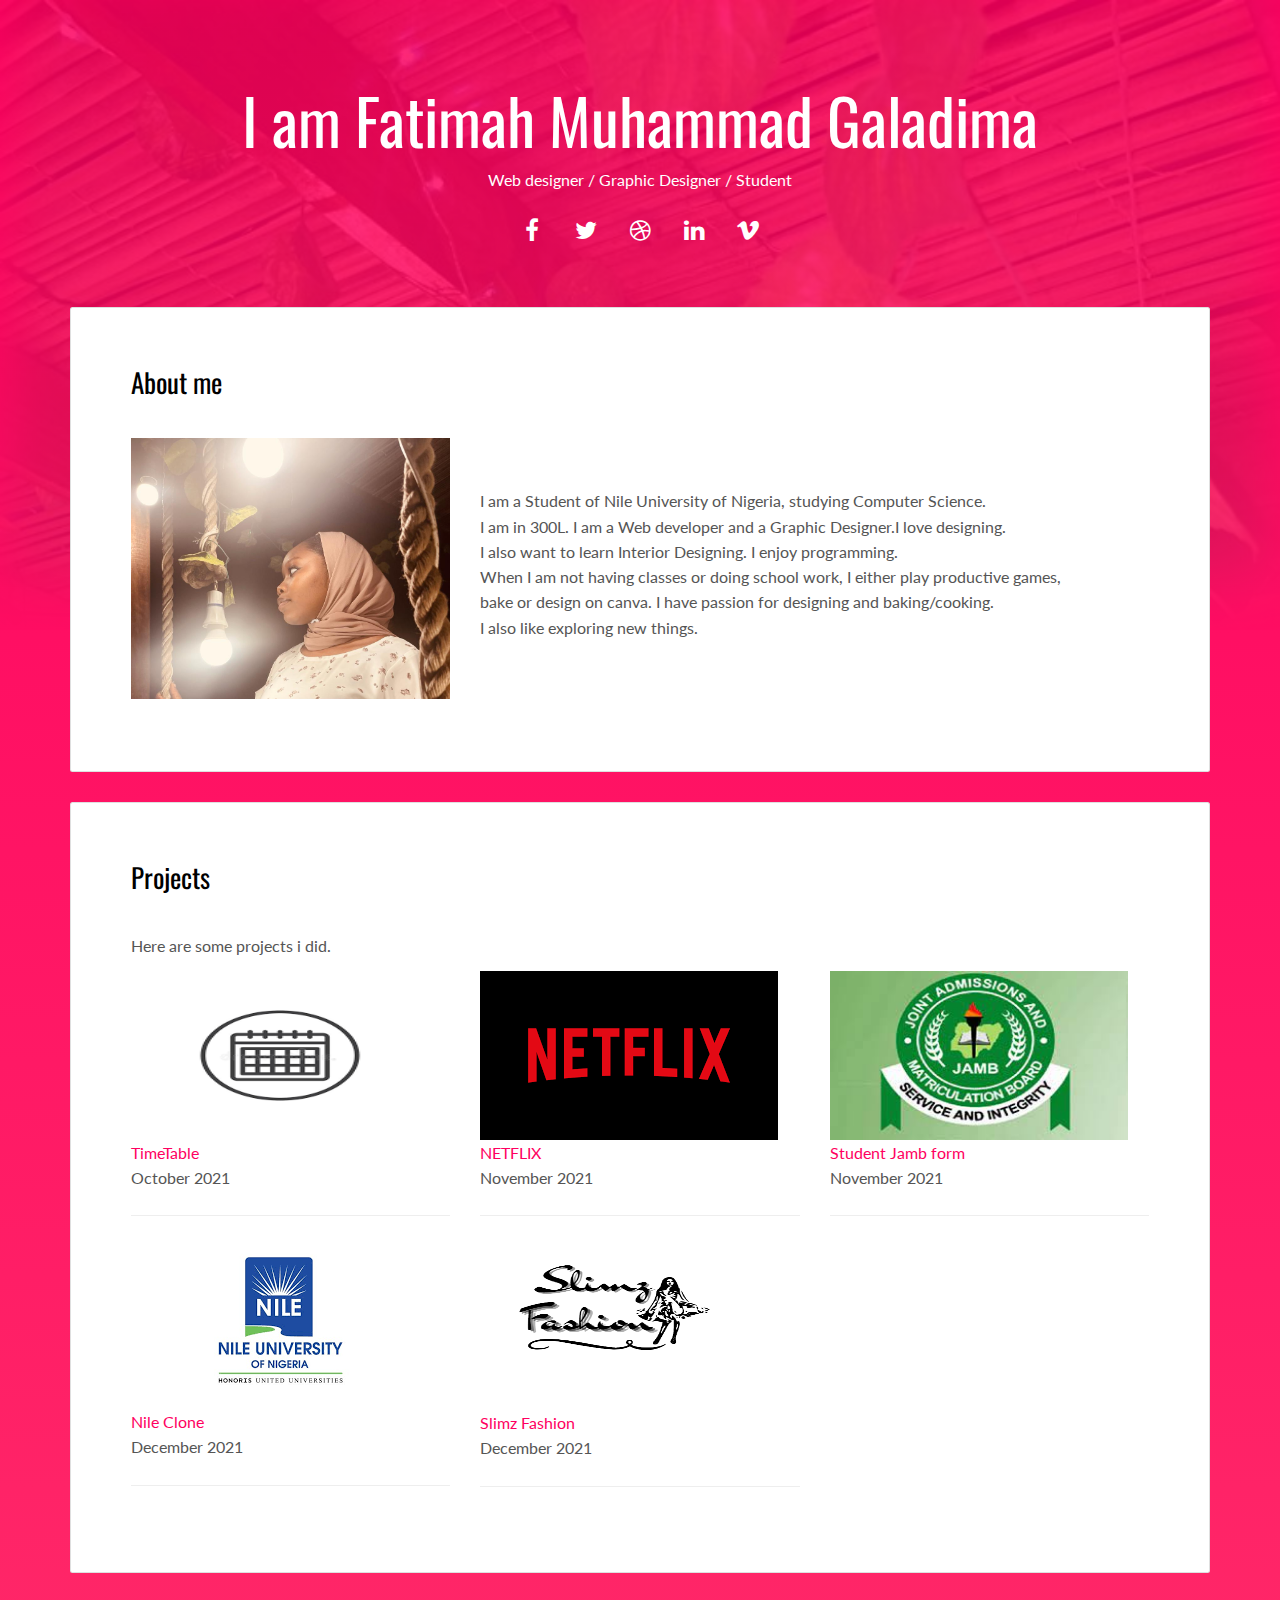
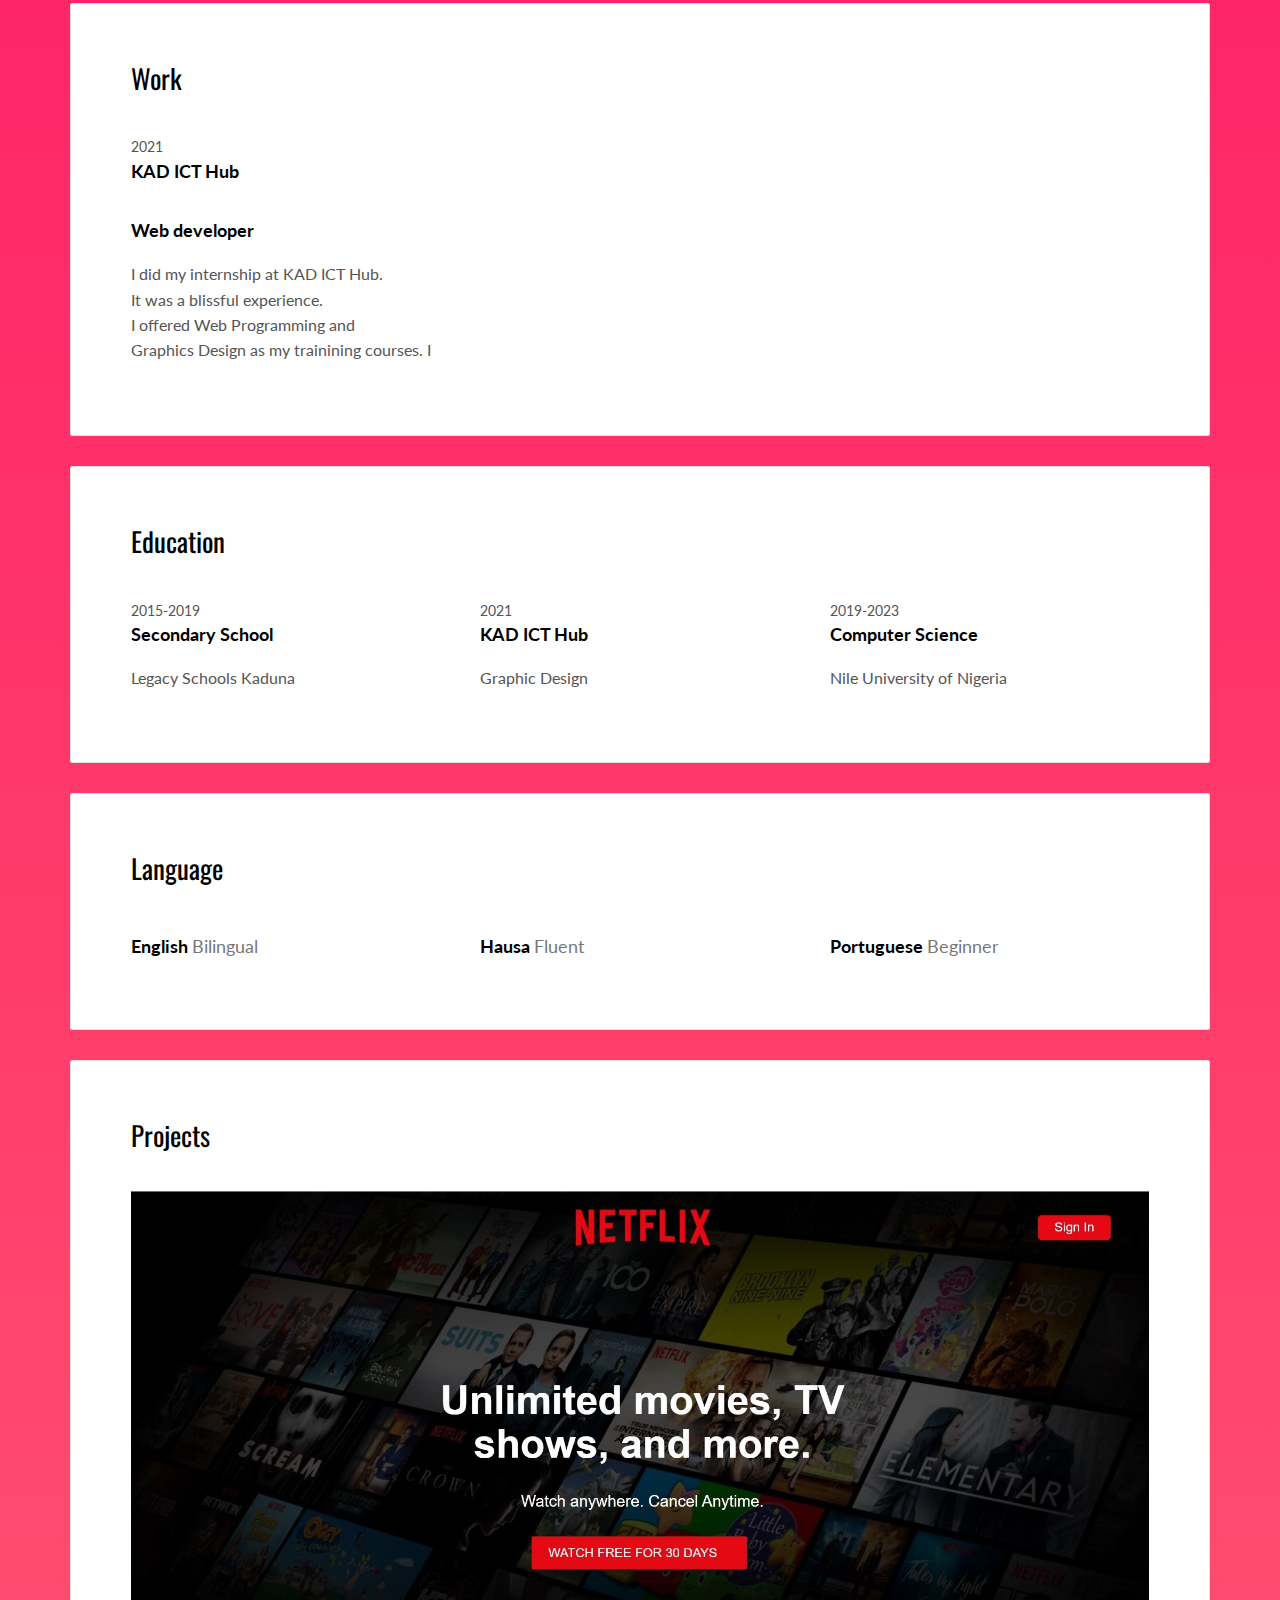
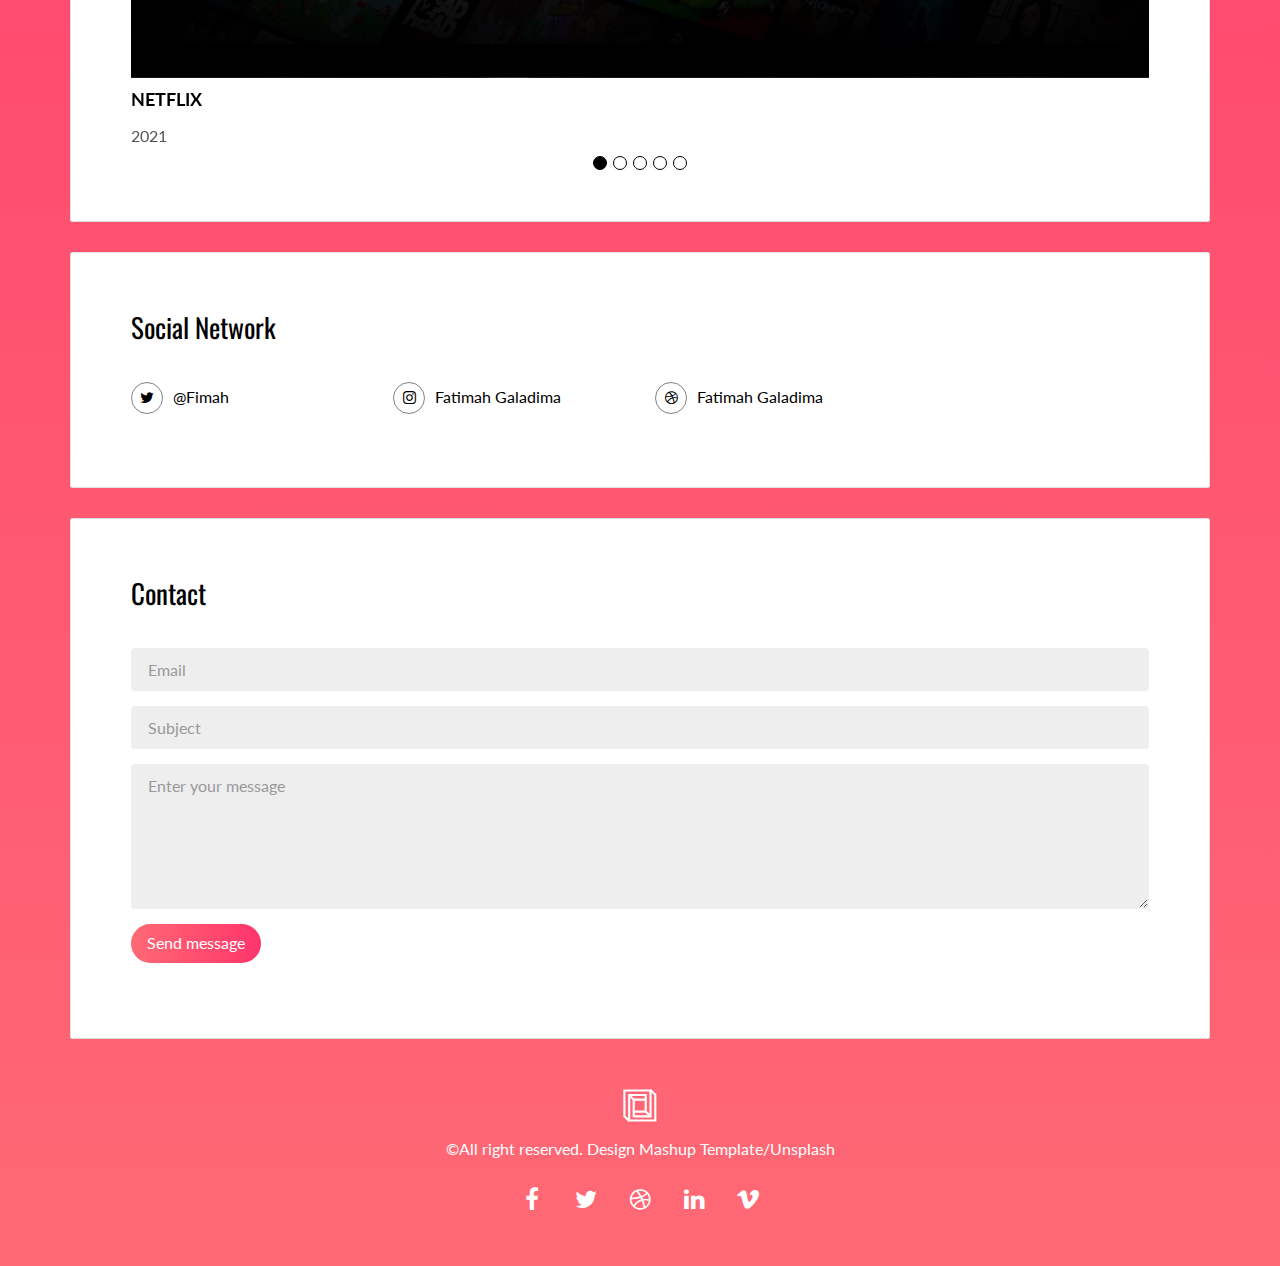
<file: index.html>
<!DOCTYPE html>
<html lang="en">

<head>
  <meta charset="UTF-8">
  <meta content="IE=edge" http-equiv="X-UA-Compatible">
  <meta content="width=device-width,initial-scale=1" name="viewport">
  <meta content="description" name="description">
  <meta name="google" content="notranslate" />
  <meta content="Mashup templates have been developped by Orson.io team" name="author">

  <!-- Disable tap highlight on IE -->
  <meta name="msapplication-tap-highlight" content="no">
  
  <link rel="apple-touch-icon" sizes="180x180" href="./assets/apple-icon-180x180.png">
  <link href="./assets/favicon.ico" rel="icon">

  <title>Title page</title>  

<link href="./main.d8e0d294.css" rel="stylesheet"></head>

<body class="">

<!-- Add your content of header -->
<div class="background-color-layer" style="background-image: url('assets/3.jpeg')"
></div>
<main class="content-wrapper">
  <header class="white-text-container section-container">
    <div class="text-center">
      <h1>I am Fatimah Muhammad Galadima</h1>
      <p>Web designer / Graphic Designer / Student</p>
      <p>
        <a class="fa-icon fa-icon-2x" href="https://facebook.com/" title="">
          <i class="fa fa-facebook"></i>
        </a>
        <a class="fa-icon fa-icon-2x" href="https://twitter.com/__Teemah__" title="">
          <i class="fa fa-twitter"></i>
        </a>
        <a class="fa-icon fa-icon-2x" href="https://dribbble.com/fimahmuh" title="">
          <i class="fa fa-dribbble"></i>
        </a>
        <a class="fa-icon fa-icon-2x" href="https://www.linkedin.com/fimahmuh" title="">
          <i class="fa fa-linkedin"></i>
        </a>
        <a class="fa-icon fa-icon-2x" href="https://vimeo.com/" title="">
          <i class="fa fa-vimeo"></i>
        </a>
      </p>
    </div>
  </header>



<!-- Add your site or app content here -->
 
 <div class="container">
   <div class="row">
     <div class="col-xs-12">

        <div class="card">
          <div class="card-block">
            <h2>About me</h2>
            <div class="row">
              <div class="col-md-4">
                <p><img src="./assets/mypic.jpeg" class="img-responsive" alt=""></p>
              </div>
              <div class="col-md-8">

              <p><br><br>I am a Student of Nile University of Nigeria, studying Computer Science.<br>I am in 300L. I am a Web developer and a Graphic Designer.I love designing.<br>I also want to learn Interior Designing. I enjoy programming.<br>

              When I am not having classes or doing school work, I either play productive games, <br>bake or design on canva. I have passion for designing and baking/cooking.<br>I also like exploring new things.
                </p>

              </div>
            </div>
          </div>
        </div>

        <div class="card">
          <div class="card-block">
            <h2>Projects</h2>
            <p>Here are some projects i did.</p>
            <div class="row">
              <div class="col-md-4">
                <img src="timetablelogo.png" class="img-responsive" alt="" style="width: 298px; height: 169px;">
                <a href="Timetable/index.html">TimeTable</a>
                <!--<h3 class="h5"></h3>-->
                <p>October 2021</p><hr>
              </div>
              <div class="col-md-4">
                <img src="netflixlogo.png" class="img-responsive" alt="">
                <a href="NETFLIX/index.html">NETFLIX</a>
                <!--<h3 class="h5">Denz for Nilon</h3>-->
                <p>November 2021</p><hr>
              </div>
              <div class="col-md-4">
                <img src="jamblogo.jfif" class="img-responsive" alt="" style="width: 298px; height: 169px;">
                <a href="Student/index2.html">Student Jamb form</a>
                <!--<h3 class="h5">Portland</h3>-->
                <p>November 2021</p><hr>
              </div>
              <div class="col-md-4">
                <img src="nilelogo.png" class="img-responsive" alt="">
                <a href="NileClone2021/images/index.html">Nile Clone</a>
                <!--<h3 class="h5">Portland</h3>-->
                <p>December 2021</p><hr>
              </div>
              <div class="col-md-4">
                <img src="PROJECT Front-end/logo.png" class="img-responsive" alt="" style="width: 298px; height: 169px;">
                <a href="PROJECT Front-end/index.html">Slimz Fashion</a>
                <!--<h3 class="h5">Portland</h3>-->
                <p>December 2021</p><hr>
              </div>
              
            </div>
          </div>
        </div>

        <div class="card">
          <div class="card-block">
            <h2>Work</h2>
            <div class="work-experience">
              <small class="date">2021</small>
              <h3 class="h5 date-title">KAD ICT Hub<!--<a href="http://en.orson.io" title="Create professionnal website">Orson.io</a></h3>-->
            </div>

            <div class="work-experience">
              <small class="date"></small>
              <h3 class="h5 date-title">Web developer<a href="http://mashup-template.com" title=""></a></h3>
              
              <p>I did my internship at KAD ICT Hub.<br>It was a blissful experience. <br>I offered Web Programming and <br>Graphics Design as my trainining courses. I </p>
            </div>
          </div>
        </div>
        

        <div class="card">
          <div class="card-block">
            <h2>Education</h2>
            <div class="row">
              <div class="col-md-4">
                <div class="education-experience">
                  <small class="date">2015-2019</small>
                  <h3 class="h5 date-title">Secondary School</h3>
                  <p>Legacy Schools Kaduna</p>
                </div>
                
              </div>
              <div class="col-md-4">
                <div class="education-experience">
                  <small class="date">2021</small>
                  <h3 class="h5 date-title">KAD ICT Hub</h3>
                  <p>Graphic Design</p>
                </div>
              </div>
              <div class="col-md-4">
                <div class="education-experience">
                  <small class="date">2019-2023</small>
                  <h3 class="h5 date-title">Computer Science</h3>
                  <p>Nile University of Nigeria</p>
                </div>
              </div>
            </div>
          </div>
        </div>
        
        <div class="card">
          <div class="card-block">
            <h2>Language</h2>
            <div class="row">
              <div class="col-md-4">
                <div class="language-experience">
                  <h3 class="h5">English  <small>Bilingual</small></h3>
                </div>
              </div>
              <div class="col-md-4">
                <div class="language-experience">
                  <h3 class="h5">Hausa  <small>Fluent</small></h3>
                </div>
              </div>
              <div class="col-md-4">
                <div class="language-experience">
                  <h3 class="h5">Portuguese  <small>Beginner</small></h3>
                </div>
              </div>
            </div>
          </div>
        </div>

        <div class="card">
          <div class="card-block">
            <h2>Projects</h2>
            <div id="carousel-example-generic" class="carousel slide" data-ride="carousel">
            

            <!-- Wrapper for slides -->
            <div class="carousel-inner" role="listbox">
              <div class="item active">
                <img src="NETFLIX/netflix.jpg" class="img-responsive" alt="...">
                <div class="carousel-caption">
                  <h3 class="h5">NETFLIX</h3>
                  <p>2021</p>
                </div>
              </div>
              <div class="item">
                <img src="energy.jpg" class="img-responsive" alt="...">
                <div class="carousel-caption">
                  <h3 class="h5">TIMETABLE</h3>
                  <p>2021</p>
                </div>
              </div>

              <div class="item">
                <img src="jambform.jpg" class="img-responsive" alt="...">
                <div class="carousel-caption">
                  <h3 class="h5">FORM</h3>
                  <p>2021</p>
                </div>
              </div>

              <div class="item">
                <img src="nileweb.jpg" class="img-responsive" alt="...">
                <div class="carousel-caption">
                  <h3 class="h5">Nile Clone</h3>
                  <p>2021</p>
                </div>
              </div>

              <div class="item">
                <img src="myprj.jpg" class="img-responsive" alt="...">
                <div class="carousel-caption">
                  <h3 class="h5">Slimz Fashion</h3>
                  <p>2021</p>
                </div>
              </div>
            </div>

            <!-- Indicators -->
            <ol class="carousel-indicators">
              <li data-target="#carousel-example-generic" data-slide-to="0" class="active"></li>
              <li data-target="#carousel-example-generic" data-slide-to="1"></li>
              <li data-target="#carousel-example-generic" data-slide-to="2"></li>
              <li data-target="#carousel-example-generic" data-slide-to="3"></li>
              <li data-target="#carousel-example-generic" data-slide-to="4"></li>
            </ol>

          </div>
          </div>
        </div>
        
        <div class="card">
          <div class="card-block">
            <h2>Social Network</h2>
            <div class="row">
              <div class="col-md-3">
                <p class="social-buttons"><a href="https://twitter.com/__Teemah__" title=""><span class="social-round-icon fa-icon"><i class="fa fa-twitter"></i></span>@Fimah</a></p>
              </div>
              <div class="col-md-3">
                <p class="social-buttons"><a href="https://instagram.com/fima_emgee" title=""><span class="social-round-icon fa-icon"><i class="fa fa-instagram"></i></span>Fatimah Galadima</a></p>
              </div>
              <div class="col-md-3">
                <p class="social-buttons"><a href="https://dribbble.com/fimahmuh" title=""><span class="social-round-icon fa-icon"><i class="fa fa-dribbble"></i></span>Fatimah Galadima</a></p>
              </div>
            </div>
          </div>
        </div>

        <div class="card">
          <div class="card-block">
            <h2>Contact</h2>
            <form action="" class="reveal-content">
              <div class="form-group">
                <input type="email" class="form-control" id="email" placeholder="Email">
              </div>
              <div class="form-group">
                <input type="text" class="form-control" id="subject" placeholder="Subject">
              </div>
              <div class="form-group">
                <textarea class="form-control" rows="5" placeholder="Enter your message"></textarea>
              </div>
              <div class="form-group">
                <button type="submit" class=" btn btn-primary">Send message</button>
              </div> 
            </form>
          </div>
        </div>
       
     </div>
   </div>
 </div>

</main>
<footer class="footer-container white-text-container text-center">
  <div class="container">
    <div class="row">
      <div class="col-xs-12">
        <p><img src="./assets/images/mashup-icon.svg" alt=""></p>
        
        <p>©All right reserved. Design <a href="http://www.mashup-template.com/" title="Create website with free html template">Mashup Template</a>/<a href="https://unsplash.com/" title="Beautiful Free Images">Unsplash</a></p>
        <p>
          <a class="fa-icon fa-icon-2x" href="https://facebook.com/" title="">
            <i class="fa fa-facebook"></i>
          </a>
          <a class="fa-icon fa-icon-2x" href="https://twitter.com/" title="">
            <i class="fa fa-twitter"></i>
          </a>
          <a class="fa-icon fa-icon-2x" href="https://dribbble.com/" title="">
            <i class="fa fa-dribbble"></i>
          </a>
          <a class="fa-icon fa-icon-2x" href="https://www.linkedin.com/" title="">
            <i class="fa fa-linkedin"></i>
          </a>
          <a class="fa-icon fa-icon-2x" href="https://vimeo.com/" title="">
            <i class="fa fa-vimeo"></i>
          </a>
        </p>
      </div>
    </div>
  </div>
</footer>

<script>
  document.addEventListener("DOMContentLoaded", function (event) {
     scrollRevelation('.card');
  });
</script>
<!-- Google Analytics: change UA-XXXXX-X to be your site's ID 

<script>
  (function (i, s, o, g, r, a, m) {
    i['GoogleAnalyticsObject'] = r; i[r] = i[r] || function () {
      (i[r].q = i[r].q || []).push(arguments)
    }, i[r].l = 1 * new Date(); a = s.createElement(o),
      m = s.getElementsByTagName(o)[0]; a.async = 1; a.src = g; m.parentNode.insertBefore(a, m)
  })(window, document, 'script', '//www.google-analytics.com/analytics.js', 'ga');
  ga('create', 'UA-XXXXX-X', 'auto');
  ga('send', 'pageview');
</script>

--><script type="text/javascript" src="./main.bc58148c.js"></script></body>

</html>
</file>
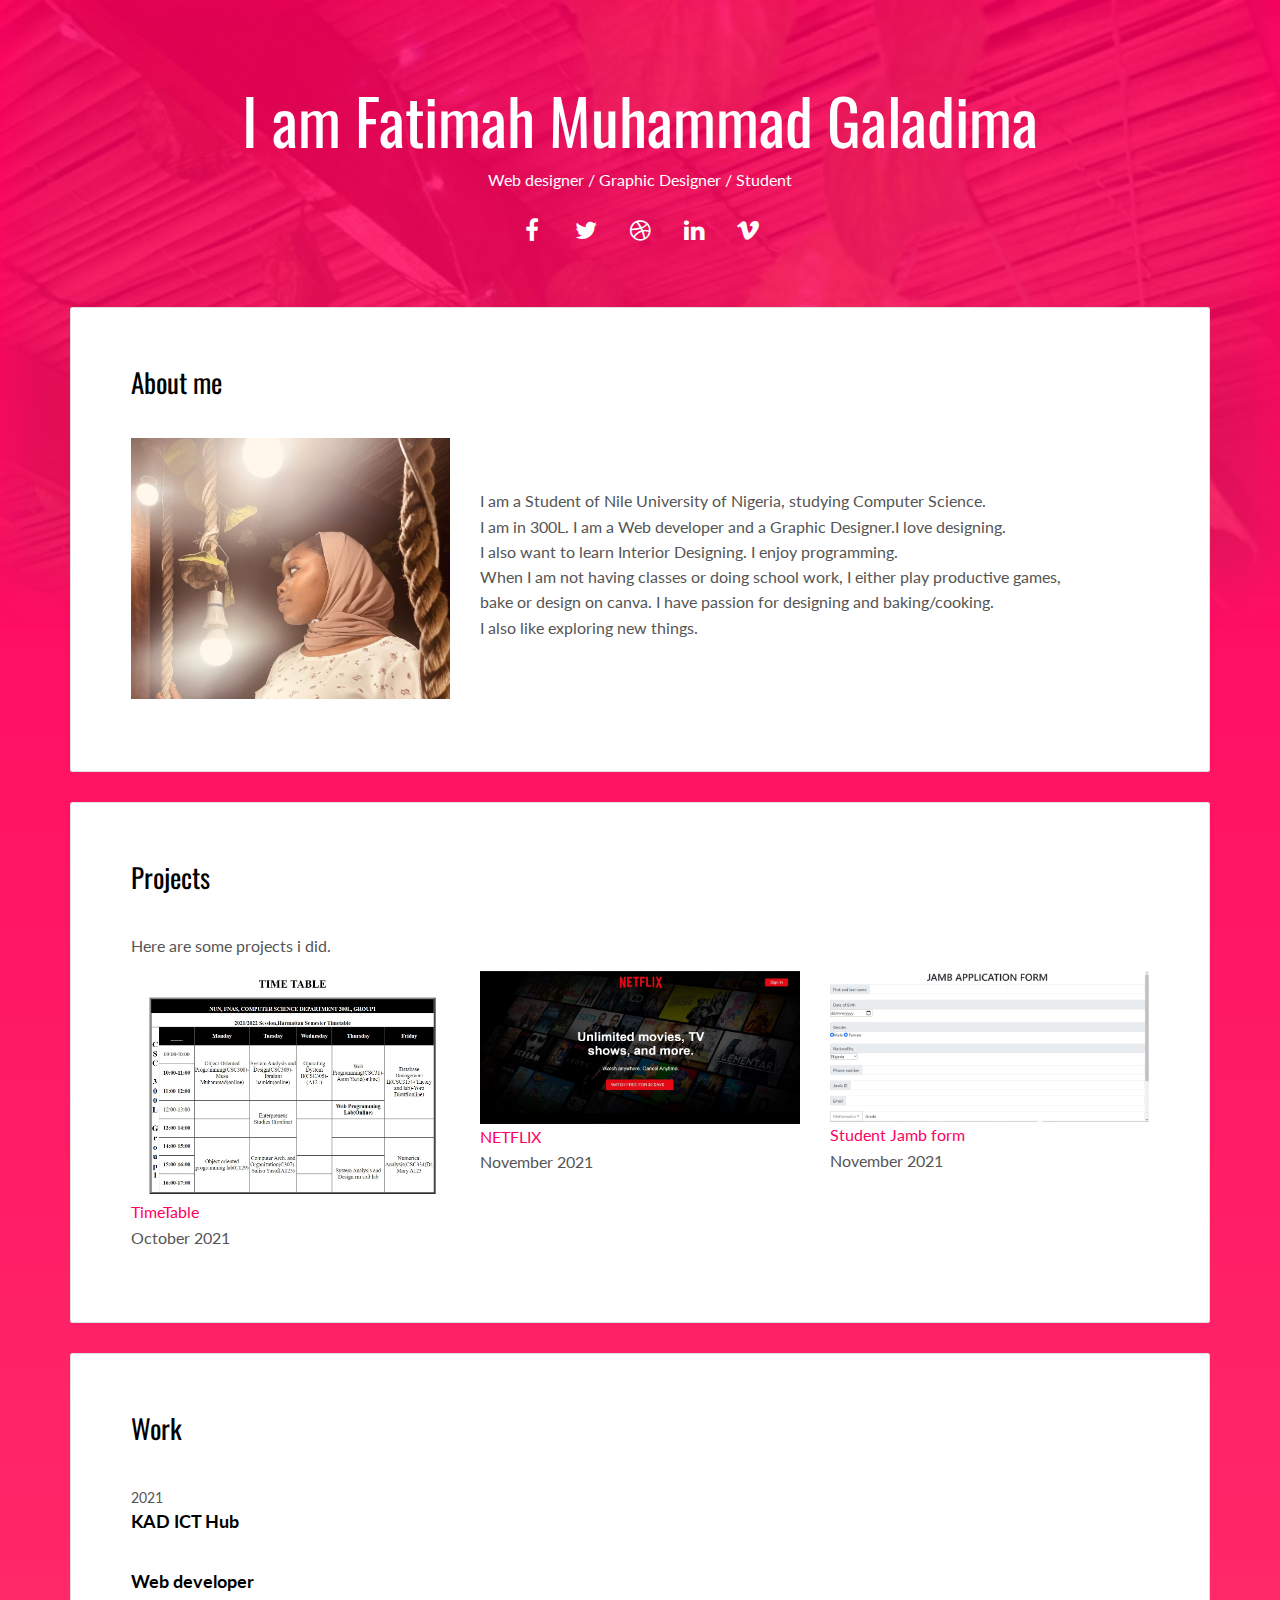
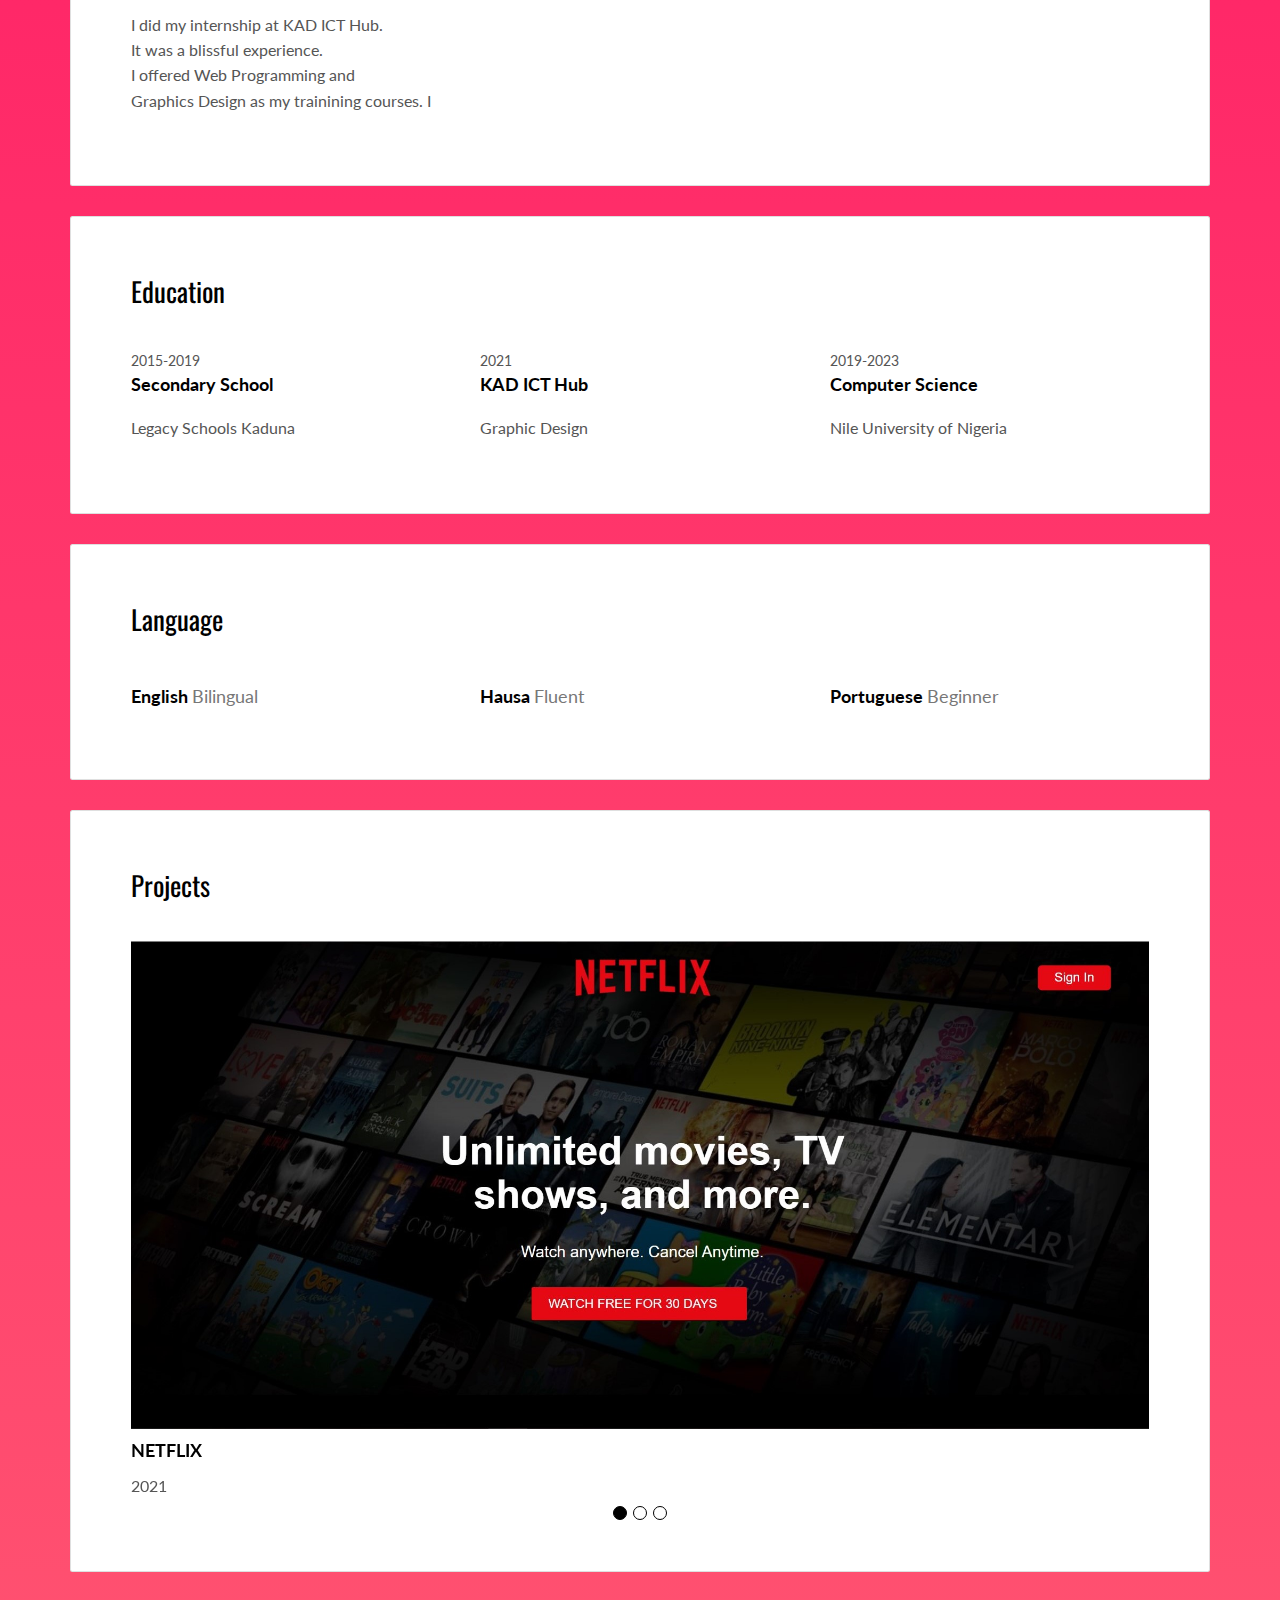
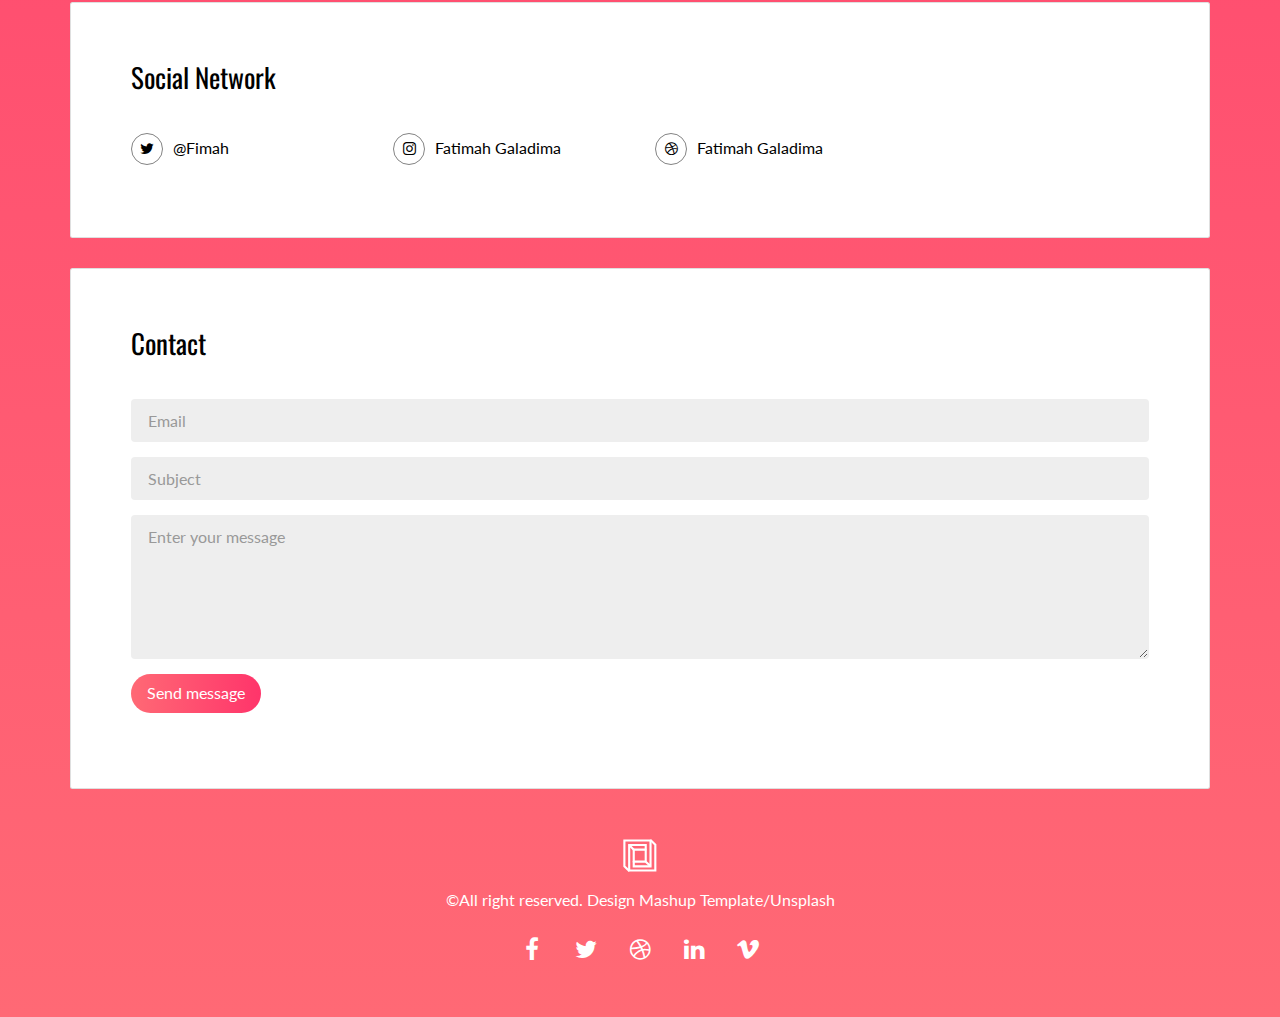
<file: energy/index.html>
<!DOCTYPE html>
<html lang="en">

<head>
  <meta charset="UTF-8">
  <meta content="IE=edge" http-equiv="X-UA-Compatible">
  <meta content="width=device-width,initial-scale=1" name="viewport">
  <meta content="description" name="description">
  <meta name="google" content="notranslate" />
  <meta content="Mashup templates have been developped by Orson.io team" name="author">

  <!-- Disable tap highlight on IE -->
  <meta name="msapplication-tap-highlight" content="no">
  
  <link rel="apple-touch-icon" sizes="180x180" href="./assets/apple-icon-180x180.png">
  <link href="./assets/favicon.ico" rel="icon">

  <title>Title page</title>  

<link href="./main.d8e0d294.css" rel="stylesheet"></head>

<body class="">

<!-- Add your content of header -->
<div class="background-color-layer" style="background-image: url('assets/3.jpeg')"
></div>
<main class="content-wrapper">
  <header class="white-text-container section-container">
    <div class="text-center">
      <h1>I am Fatimah Muhammad Galadima</h1>
      <p>Web designer / Graphic Designer / Student</p>
      <p>
        <a class="fa-icon fa-icon-2x" href="https://facebook.com/" title="">
          <i class="fa fa-facebook"></i>
        </a>
        <a class="fa-icon fa-icon-2x" href="https://twitter.com/__Teemah__" title="">
          <i class="fa fa-twitter"></i>
        </a>
        <a class="fa-icon fa-icon-2x" href="https://dribbble.com/fimahmuh" title="">
          <i class="fa fa-dribbble"></i>
        </a>
        <a class="fa-icon fa-icon-2x" href="https://www.linkedin.com/fimahmuh" title="">
          <i class="fa fa-linkedin"></i>
        </a>
        <a class="fa-icon fa-icon-2x" href="https://vimeo.com/" title="">
          <i class="fa fa-vimeo"></i>
        </a>
      </p>
    </div>
  </header>



<!-- Add your site or app content here -->
 
 <div class="container">
   <div class="row">
     <div class="col-xs-12">

        <div class="card">
          <div class="card-block">
            <h2>About me</h2>
            <div class="row">
              <div class="col-md-4">
                <p><img src="./assets/mypic.jpeg" class="img-responsive" alt=""></p>
              </div>
              <div class="col-md-8">

              <p><br><br>I am a Student of Nile University of Nigeria, studying Computer Science.<br>I am in 300L. I am a Web developer and a Graphic Designer.I love designing.<br>I also want to learn Interior Designing. I enjoy programming.<br>

              When I am not having classes or doing school work, I either play productive games, <br>bake or design on canva. I have passion for designing and baking/cooking.<br>I also like exploring new things.
                </p>

              </div>
            </div>
          </div>
        </div>

        <div class="card">
          <div class="card-block">
            <h2>Projects</h2>
            <p>Here are some projects i did.</p>
            <div class="row">
              <div class="col-md-4">
                <img src="energy.jpg" class="img-responsive" alt="">
                <a href="Timetable/index.html">TimeTable</a>
                <!--<h3 class="h5"></h3>-->
                <p>October 2021</p>
              </div>
              <div class="col-md-4">
                <img src="NETFLIX/netflix.jpg" class="img-responsive" alt="">
                <a href="NETFLIX/index.html">NETFLIX</a>
                <!--<h3 class="h5">Denz for Nilon</h3>-->
                <p>November 2021</p>
              </div>
              <div class="col-md-4">
                <img src="jambform.jpg" class="img-responsive" alt="">
                <a href="Student/index2.html">Student Jamb form</a>
                <!--<h3 class="h5">Portland</h3>-->
                <p>November 2021</p>
              </div>
              
            </div>
          </div>
        </div>

        <div class="card">
          <div class="card-block">
            <h2>Work</h2>
            <div class="work-experience">
              <small class="date">2021</small>
              <h3 class="h5 date-title">KAD ICT Hub<!--<a href="http://en.orson.io" title="Create professionnal website">Orson.io</a></h3>-->
            </div>

            <div class="work-experience">
              <small class="date"></small>
              <h3 class="h5 date-title">Web developer<a href="http://mashup-template.com" title=""></a></h3>
              
              <p>I did my internship at KAD ICT Hub.<br>It was a blissful experience. <br>I offered Web Programming and <br>Graphics Design as my trainining courses. I </p>
            </div>
          </div>
        </div>
        

        <div class="card">
          <div class="card-block">
            <h2>Education</h2>
            <div class="row">
              <div class="col-md-4">
                <div class="education-experience">
                  <small class="date">2015-2019</small>
                  <h3 class="h5 date-title">Secondary School</h3>
                  <p>Legacy Schools Kaduna</p>
                </div>
                
              </div>
              <div class="col-md-4">
                <div class="education-experience">
                  <small class="date">2021</small>
                  <h3 class="h5 date-title">KAD ICT Hub</h3>
                  <p>Graphic Design</p>
                </div>
              </div>
              <div class="col-md-4">
                <div class="education-experience">
                  <small class="date">2019-2023</small>
                  <h3 class="h5 date-title">Computer Science</h3>
                  <p>Nile University of Nigeria</p>
                </div>
              </div>
            </div>
          </div>
        </div>
        
        <div class="card">
          <div class="card-block">
            <h2>Language</h2>
            <div class="row">
              <div class="col-md-4">
                <div class="language-experience">
                  <h3 class="h5">English  <small>Bilingual</small></h3>
                </div>
              </div>
              <div class="col-md-4">
                <div class="language-experience">
                  <h3 class="h5">Hausa  <small>Fluent</small></h3>
                </div>
              </div>
              <div class="col-md-4">
                <div class="language-experience">
                  <h3 class="h5">Portuguese  <small>Beginner</small></h3>
                </div>
              </div>
            </div>
          </div>
        </div>

        <div class="card">
          <div class="card-block">
            <h2>Projects</h2>
            <div id="carousel-example-generic" class="carousel slide" data-ride="carousel">
            

            <!-- Wrapper for slides -->
            <div class="carousel-inner" role="listbox">
              <div class="item active">
                <img src="NETFLIX/netflix.jpg" class="img-responsive" alt="...">
                <div class="carousel-caption">
                  <h3 class="h5">NETFLIX</h3>
                  <p>2021</p>
                </div>
              </div>
              <div class="item">
                <img src="energy.jpg" class="img-responsive" alt="...">
                <div class="carousel-caption">
                  <h3 class="h5">TIMETABLE</h3>
                  <p>2021</p>
                </div>
              </div>

              <div class="item">
                <img src="jambform.jpg" class="img-responsive" alt="...">
                <div class="carousel-caption">
                  <h3 class="h5">FORM</h3>
                  <p>2021</p>
                </div>
              </div>
            </div>

            <!-- Indicators -->
            <ol class="carousel-indicators">
              <li data-target="#carousel-example-generic" data-slide-to="0" class="active"></li>
              <li data-target="#carousel-example-generic" data-slide-to="1"></li>
              <li data-target="#carousel-example-generic" data-slide-to="2"></li>
            </ol>

          </div>
          </div>
        </div>
        
        <div class="card">
          <div class="card-block">
            <h2>Social Network</h2>
            <div class="row">
              <div class="col-md-3">
                <p class="social-buttons"><a href="https://twitter.com/__Teemah__" title=""><span class="social-round-icon fa-icon"><i class="fa fa-twitter"></i></span>@Fimah</a></p>
              </div>
              <div class="col-md-3">
                <p class="social-buttons"><a href="https://instagram.com/fima_emgee" title=""><span class="social-round-icon fa-icon"><i class="fa fa-instagram"></i></span>Fatimah Galadima</a></p>
              </div>
              <div class="col-md-3">
                <p class="social-buttons"><a href="https://dribbble.com/fimahmuh" title=""><span class="social-round-icon fa-icon"><i class="fa fa-dribbble"></i></span>Fatimah Galadima</a></p>
              </div>
            </div>
          </div>
        </div>

        <div class="card">
          <div class="card-block">
            <h2>Contact</h2>
            <form action="" class="reveal-content">
              <div class="form-group">
                <input type="email" class="form-control" id="email" placeholder="Email">
              </div>
              <div class="form-group">
                <input type="text" class="form-control" id="subject" placeholder="Subject">
              </div>
              <div class="form-group">
                <textarea class="form-control" rows="5" placeholder="Enter your message"></textarea>
              </div>
              <div class="form-group">
                <button type="submit" class=" btn btn-primary">Send message</button>
              </div> 
            </form>
          </div>
        </div>
       
     </div>
   </div>
 </div>

</main>
<footer class="footer-container white-text-container text-center">
  <div class="container">
    <div class="row">
      <div class="col-xs-12">
        <p><img src="./assets/images/mashup-icon.svg" alt=""></p>
        
        <p>©All right reserved. Design <a href="http://www.mashup-template.com/" title="Create website with free html template">Mashup Template</a>/<a href="https://unsplash.com/" title="Beautiful Free Images">Unsplash</a></p>
        <p>
          <a class="fa-icon fa-icon-2x" href="https://facebook.com/" title="">
            <i class="fa fa-facebook"></i>
          </a>
          <a class="fa-icon fa-icon-2x" href="https://twitter.com/" title="">
            <i class="fa fa-twitter"></i>
          </a>
          <a class="fa-icon fa-icon-2x" href="https://dribbble.com/" title="">
            <i class="fa fa-dribbble"></i>
          </a>
          <a class="fa-icon fa-icon-2x" href="https://www.linkedin.com/" title="">
            <i class="fa fa-linkedin"></i>
          </a>
          <a class="fa-icon fa-icon-2x" href="https://vimeo.com/" title="">
            <i class="fa fa-vimeo"></i>
          </a>
        </p>
      </div>
    </div>
  </div>
</footer>

<script>
  document.addEventListener("DOMContentLoaded", function (event) {
     scrollRevelation('.card');
  });
</script>
<!-- Google Analytics: change UA-XXXXX-X to be your site's ID 

<script>
  (function (i, s, o, g, r, a, m) {
    i['GoogleAnalyticsObject'] = r; i[r] = i[r] || function () {
      (i[r].q = i[r].q || []).push(arguments)
    }, i[r].l = 1 * new Date(); a = s.createElement(o),
      m = s.getElementsByTagName(o)[0]; a.async = 1; a.src = g; m.parentNode.insertBefore(a, m)
  })(window, document, 'script', '//www.google-analytics.com/analytics.js', 'ga');
  ga('create', 'UA-XXXXX-X', 'auto');
  ga('send', 'pageview');
</script>

--><script type="text/javascript" src="./main.bc58148c.js"></script></body>

</html>
</file>
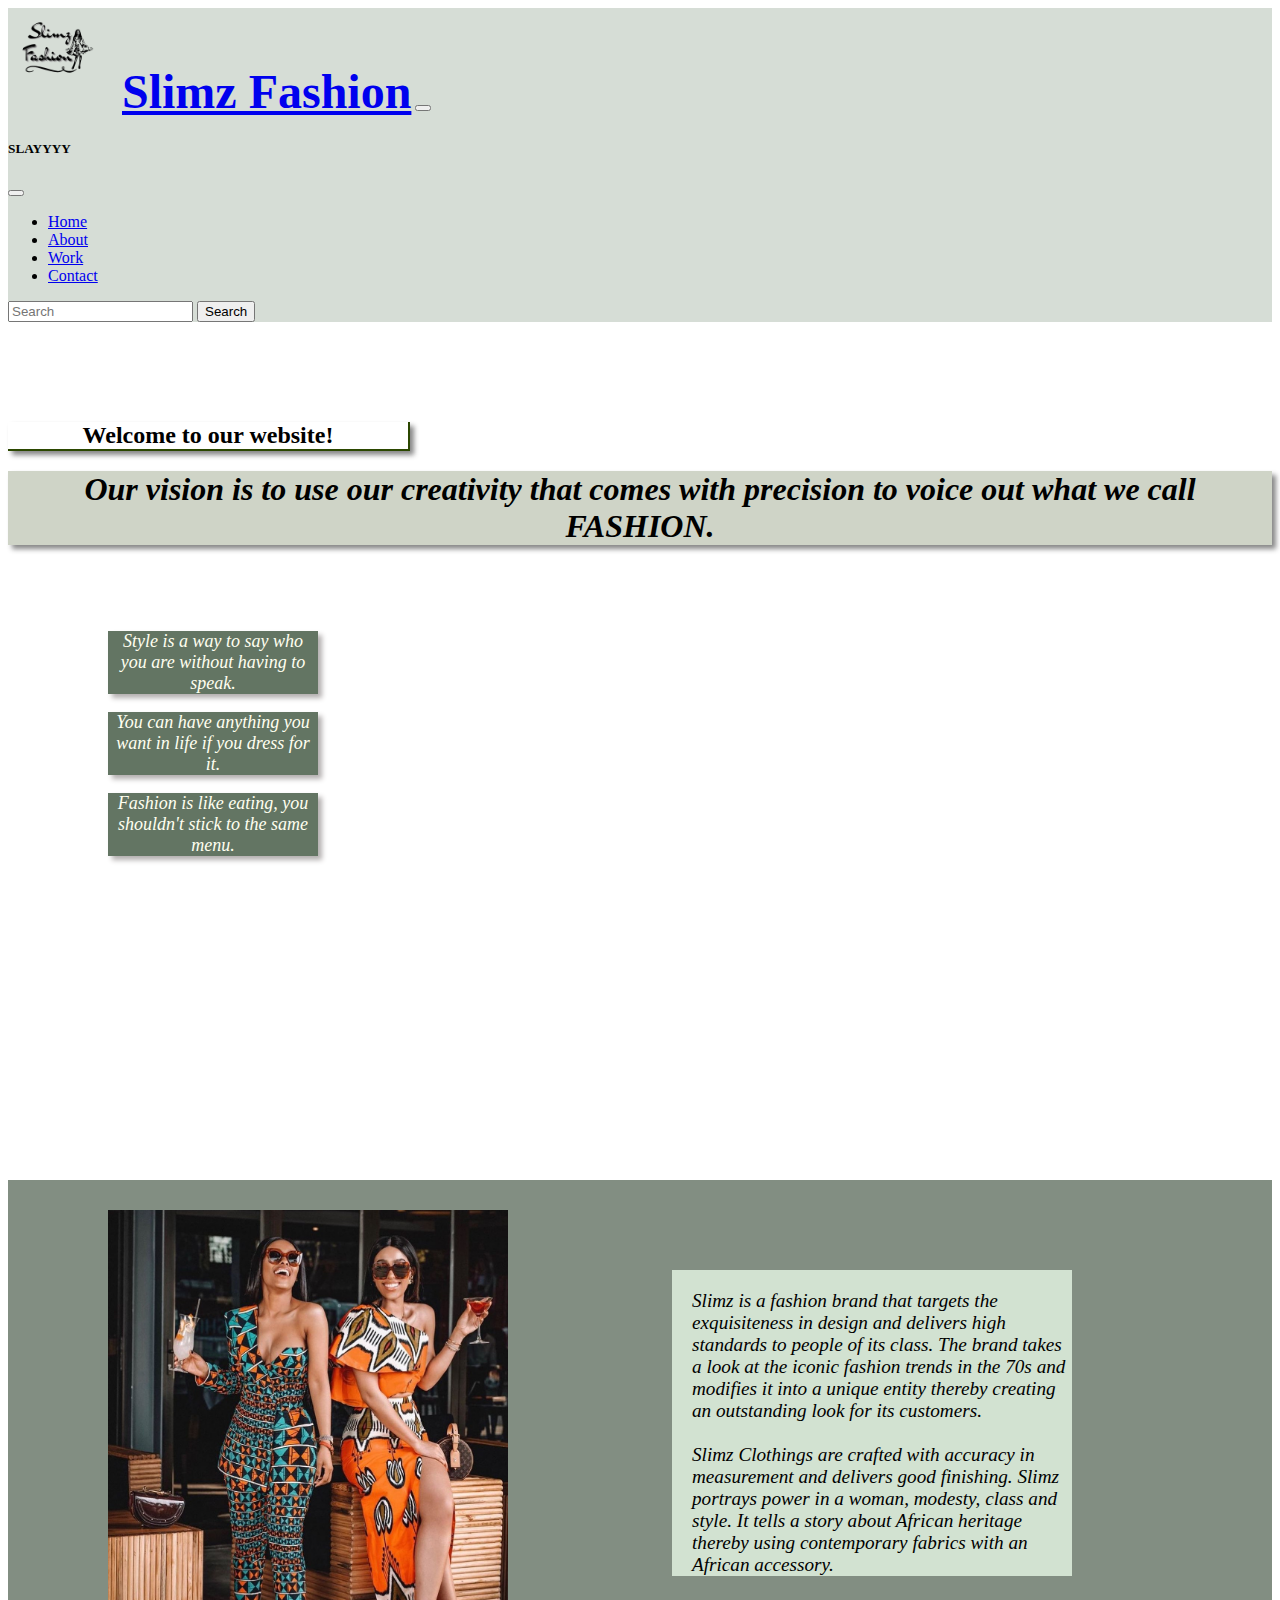
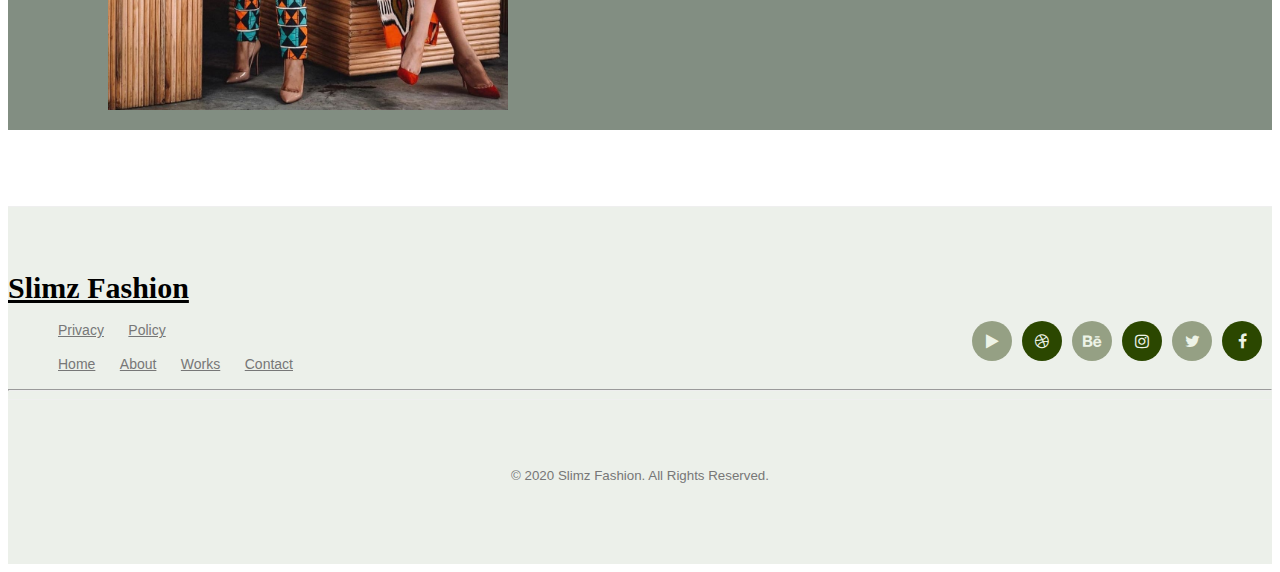
<file: PROJECT Front-end/index.html>
<!DOCTYPE html>
<html>
    <head>
      <meta>
        <title>Slimz Fashion</title>
        <link href="https://cdn.jsdelivr.net/npm/bootstrap@5.1.3/dist/css/bootstrap.min.css" rel="stylesheet" integrity="sha384-1BmE4kWBq78iYhFldvKuhfTAU6auU8tT94WrHftjDbrCEXSU1oBoqyl2QvZ6jIW3" crossorigin="anonymous">
        <link rel="stylesheet" href="https://stackpath.bootstrapcdn.com/font-awesome/4.7.0/css/font-awesome.min.css">
        <link rel="stylesheet" type="text/css" href="style.css">
        <script type="text/javascript" src="script.js"></script>
        <link rel="icon" type="image/x-icon" href="logo.png">

       
    </head>
    <body>
        
        <nav class="navbar navbar-light bg-light fixed-top">
            <div class="container-fluid" style="background-color: #a9b8a97a;">
                <img src="logo.png" width="110px" height="100px">
              <a class="navbar-brand" href="#" style="font-size: xxx-large; font-weight: bolder; font-family: gilda display;">Slimz Fashion</a>
              <button class="navbar-toggler" type="button" data-bs-toggle="offcanvas" data-bs-target="#offcanvasNavbar" aria-controls="offcanvasNavbar">
                <span class="navbar-toggler-icon"></span>
              </button>
              <div class="offcanvas offcanvas-end" tabindex="-1" id="offcanvasNavbar" aria-labelledby="offcanvasNavbarLabel">
                <div class="offcanvas-header">
                  <h5 class="offcanvas-title" id="offcanvasNavbarLabel">SLAYYYY</h5>
                  <button type="button" class="btn-close text-reset" data-bs-dismiss="offcanvas" aria-label="Close"></button>
                </div>
                <div class="offcanvas-body">
                  <ul class="navbar-nav justify-content-end flex-grow-1 pe-3">
                    <li class="nav-item">
                      <a class="nav-link active" aria-current="page" href="index.html">Home</a>
                    </li>
                    <li class="nav-item">
                      <a class="nav-link" href="about.html">About</a>
                    </li>
                    <li class="nav-item">
                        <a class="nav-link" href="work.html">Work</a>
                      </li>
                    <li class="nav-item">
                        <a class="nav-link" href="contact-form-03/index.html">Contact</a>
                    </li>
                    <!--<li class="nav-item dropdown">
                      <a class="nav-link dropdown-toggle" href="#" id="offcanvasNavbarDropdown" role="button" data-bs-toggle="dropdown" aria-expanded="false">
                        Dropdown
                      </a>
                      <ul class="dropdown-menu" aria-labelledby="offcanvasNavbarDropdown">
                        <li><a class="dropdown-item" href="#">Action</a></li>
                        <li><a class="dropdown-item" href="#">Another action</a></li>
                        <li>
                          <hr class="dropdown-divider">
                        </li>
                        <li><a class="dropdown-item" href="#">Something else here</a></li>
                      </ul>
                    </li>-->
                  </ul>
                  <form class="d-flex">
                    <input class="form-control me-2" type="search" placeholder="Search" aria-label="Search">
                    <button class="btn btn-outline-success" type="submit">Search</button>
                  </form>
                </div>
              </div>
            </div>
          </nav><br><br><br><br><br>

          <h1>Welcome to our website!</h1>

          <div>
            <p class="headingp">Our vision is to use our creativity that comes with precision to voice out what we call FASHION.</p>
          </div><br><br>

          <div>
            <ul class="slideshow">
              <li><span></span></li>
              <li><span></span></li>
              <li><span></span></li>
              <li><span></span></li>
              <li><span></span></li>
            </ul>
            <p style="background-color: rgb(99, 117, 99); width: 210px; margin-left: 100px; box-shadow: 4px 4px 5px #b3afaf; font-family: gilda display; color: ivory; font-size: large; text-align: center; font-style: oblique;">Style is a way to say who you are without having to speak.</p>
            <p style="background-color: rgb(99, 117, 99); width: 210px; margin-left: 100px; box-shadow: 4px 4px 5px #b3afaf; font-family: gilda display; color: ivory; font-size: large; text-align: center; font-style: oblique;">You can have anything you want in life if you dress for it.</p>
            <p style="background-color: rgb(99, 117, 99); width: 210px; margin-left: 100px; box-shadow: 4px 4px 5px #b3afaf; font-family: gilda display; color: ivory; font-size: large; text-align: center; font-style: oblique;">Fashion is like eating, you shouldn't stick to the same menu.</p>
          <div><br><br><br><br><br><br><br><br><br><br><br><br><br><br><br><br><br>


          <div>
            <div class="box">
              <img src="Images/borderpic.png" class="bpic">
              <div class="box2">
                <p class="boxtext" style="font-style: italic;">Slimz is a fashion brand that targets the exquisiteness in design and delivers high standards to people of its class. The brand takes <br>a look at the iconic fashion trends in the 70s and modifies it into a unique entity thereby creating an outstanding look for its customers.<br><br> Slimz Clothings are crafted with accuracy in measurement and delivers good finishing. Slimz portrays power in a woman, modesty, class and style. It tells a story about African heritage thereby using contemporary fabrics with an African accessory.</p>
              </div>
            </div>
            </div><br><br><br><br>
            


            <footer class="footer-59391">
      
              <div class="container">
      
                
                <div class="row mb-5">
                  <div class="col-md-4">
                    <div class="site-logo">
                      <a href="index.html" style="font-family: gilda display;">Slimz Fashion</a>
                    </div>
                  </div>
                  <div class="col-md-8 text-md-right">
                    <ul class="list-unstyled social-icons">
                      <li><a href="facebook.com" class="fb"><span class="fa fa-facebook"></span></a></li>
                      <li><a href="twitter.com" class="tw"><span class="fa fa-twitter"></span></a></li>
                      <li><a href="instagram" class="in"><span class="fa fa-instagram"></span></a></li>
                      <li><a href="behance.com" class="be"><span class="fa fa-behance"></span></a></li>
                      <li><a href="dribbble.com" class="dr"><span class="fa fa-dribbble"></span></a></li>
                      <li><a href="youtube.come" class="yt"><span class="fa fa-play"></span></a></li>
                    </ul>
                  </div>
                </div>
      
                <div class="row mb-5">
                  <div class="col-md-6 ">
                    <ul class="nav-links list-unstyled nav-left">
                      <li><a href="#">Privacy</a></li>
                      <li><a href="#">Policy</a></li>
                    </ul>
                  </div>
                  <div class="col-md-6 text-md-right">
                    <ul class="nav-links list-unstyled nav-right">
                      <li><a href="index.html">Home</a></li>
                      <li><a href="about.html">About</a></li>
                      <li><a href="work.html">Works</a></li>
                      <li><a href="contact-form-03/index.html">Contact</a></li>
                    </ul>
                  </div>
                </div><hr>
                <div class="row">
                  <div class="col ">
                    <div class="copyright">
                      <p><small>© 2020 Slimz Fashion. All Rights Reserved.</small></p>
                    </div>
                  </div>
                </div>
              
            </div>
          </footer>

          <script src="https://cdn.jsdelivr.net/npm/bootstrap@5.1.3/dist/js/bootstrap.bundle.min.js" integrity="sha384-ka7Sk0Gln4gmtz2MlQnikT1wXgYsOg+OMhuP+IlRH9sENBO0LRn5q+8nbTov4+1p" crossorigin="anonymous"></script>

    </body>
</html>
</file>
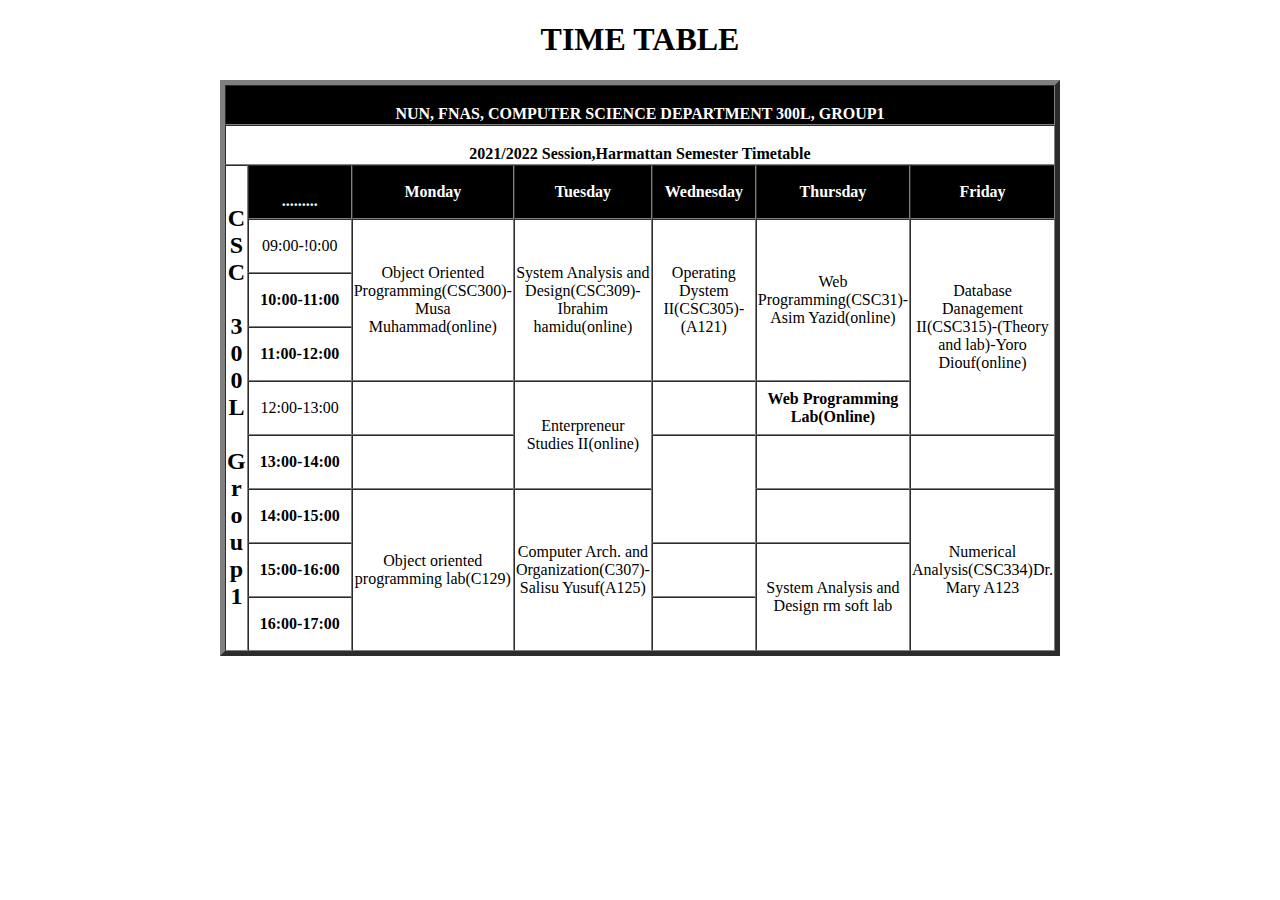
<file: Timetable/index.html>
<!DOCTYPE html>
<html>
<head>
	
	<title></title>
</head>
<body>
    <center>
	<h1>TIME TABLE</h1>
    </center>   
	<table border="5" cellspacing="0" align="center">
		<tr>
			<td align="center" colspan="7" style="background-color:black; color: white;"><br>
				<b text-align="center">NUN,   FNAS,   COMPUTER SCIENCE DEPARTMENT 300L,   GROUP1</b></td>
		</tr>
		<tr>
			<td align="center" colspan="7"><br>
				<b text-align="center">2021/2022 Session,Harmattan Semester Timetable</b></td>
		</tr>
		<tr>
			<td rowspan="12" align="center" height="50"><h2>C<br>S<br>C<br>   <br>3<br>0<br>0<br>L<br>   <br>G<br>r<br>o<br>u<br>p<br>1<br></h2></td>
		<tr>
			<td align="center" height="50" 
                width="100" style="background-color:black; color: white;"><br>
                <b>.........</b></br>
            </td>
            <td align="center" height="50" 
                width="100" style="background-color:black; color: white;">
                <b>Monday</b>
            </td>
            <td align="center" height="50" 
                width="100" style="background-color:black; color: white;">
                <b>Tuesday</b>
            </td>
            <td align="center" height="50" 
                width="100" style="background-color:black; color: white;">
                <b>Wednesday</b>
            </td>
            <td align="center" height="50" 
                width="100" style="background-color:black; color: white;">
                <b>Thursday</b>
            </td>
            <td align="center" height="50" 
                width="100" style="background-color:black; color: white;">
                <b>Friday</b>
            </td>
           
            </tr>
        <tr>
        	<td align="center" height="50">09:00-!0:00</td>
            <td rowspan="3" align="center" height="50">Object Oriented Programming(CSC300)-Musa Muhammad(online)</td>
            <td rowspan="3" align="center" height="50">System Analysis and Design(CSC309)-Ibrahim hamidu(online)</td>
            <td rowspan="3" align="center" height="50">Operating Dystem II(CSC305)-(A121)</td>
            <td rowspan="3" align="center" height="50">Web Programming(CSC31)-Asim Yazid(online)</td>
            <td rowspan="4" align="center" height="50">Database Danagement II(CSC315)-(Theory and lab)-Yoro Diouf(online)</td>
        </tr>
        <tr>
        	<td align="center" height="50" 
                width="100">
                <b>10:00-11:00</b></td>
        </tr>
        <tr>
        	<td align="center" height="50" 
                width="100">
                <b>11:00-12:00</b></td>
       
            </tr>
        <tr>
        	 <td align="center" height="50" width="100">
       			<b></b>12:00-13:00</td>
        	 <td align="center" height="50" width="100">
       			<b></b></td>
        	 <td rowspan="2" align="center" height="50">Enterpreneur Studies II(online)</td>
        	 <td align="center" height="50" width="100">
       			<b></b></td>
        	<td align="center" height="50" width="100">
       			<b>Web Programming Lab(Online)</b></td>
        	</tr>
       	<tr>
       		<td align="center" height="50" width="100">
       			<b>13:00-14:00</b></td>
       		<td align="center" height="50" width="100">
       			<b></b></td> 
       		<td rowspan="2" align="center" height="50"></td>
       		<td align="center" height="50" width="100">
       			<b></b></td>
       		<td align="center" height="50" width="100">
       			<b></b></td>
       		</tr>
        <tr>
        	<td align="center" height="50" 
                width="100">
                <b>14:00-15:00</b></td>
            <td rowspan="3" align="center" height="50">Object oriented programming lab(C129)</td>
            <td rowspan="3" align="center" height="50">Computer Arch. and Organization(C307)-Salisu Yusuf(A125)</td>
            <td align="center" height="50" 
                width="100">
                <b></b></td>
            <td rowspan="3" align="center" height="50">Numerical Analysis(CSC334)Dr. Mary A123</td>
        </tr>
        <tr>
        	<td align="center" height="50" 
                width="100">
                <b>15:00-16:00</b></td>
            <td align="center" height="50" 
                width="100">
                <b></b></td>
            <td rowspan="2" align="center" height="50">System Analysis and Design rm soft lab</td>
        </tr>
        <tr>
        	<td align="center" height="50" 
                width="100">
                <b>16:00-17:00</b></td>
            <td align="center" height="50" 
                width="100">
                <b></b></td>
            </tr>
        </table>
    













       













      

			



</body>
</html>
</file>
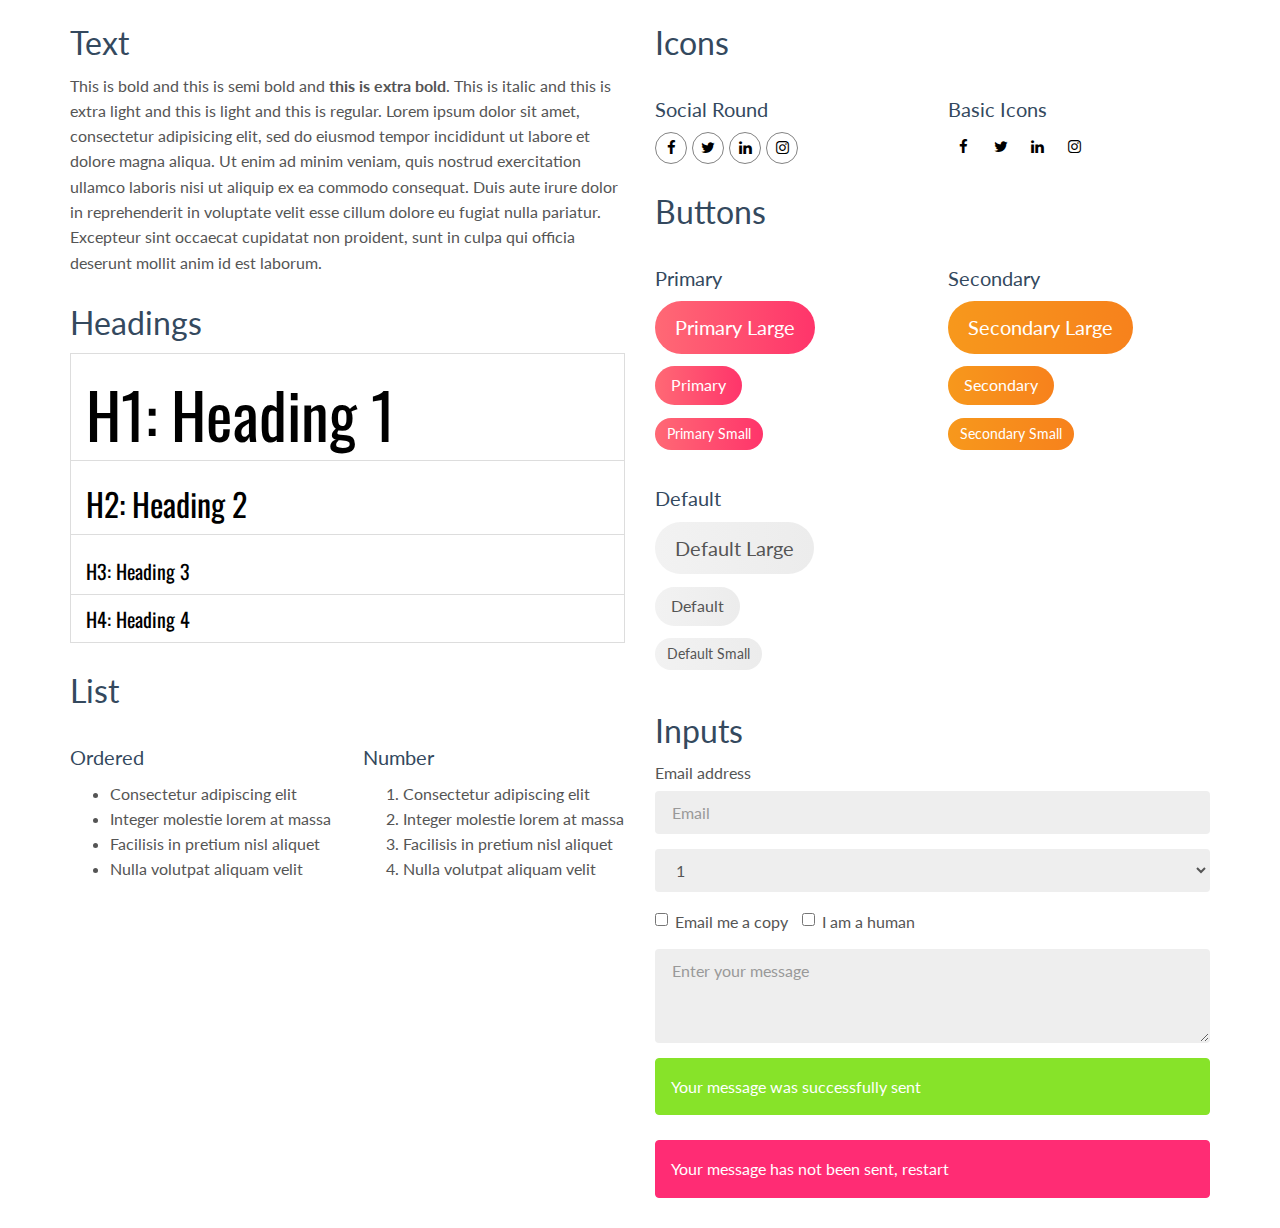
<file: components.html>
<!DOCTYPE html>
<html lang="en">

<head>
  <meta charset="UTF-8">
  <meta content="IE=edge" http-equiv="X-UA-Compatible">
  <meta content="width=device-width,initial-scale=1" name="viewport">
  <meta content="description" name="description">
  <meta name="google" content="notranslate" />
  <meta content="Mashup templates have been developped by Orson.io team" name="author">

  <!-- Disable tap highlight on IE -->
  <meta name="msapplication-tap-highlight" content="no">
  
  <link rel="apple-touch-icon" sizes="180x180" href="./assets/apple-icon-180x180.png">
  <link href="./assets/favicon.ico" rel="icon">

  <title>Title page</title>  

<link href="./main.d8e0d294.css" rel="stylesheet"></head>

<body class="white">


<!-- Add your site or app content here -->
  <div class="container">
    <div class="row">
      <div class="col-xs-12 col-md-6">

        <div class="template-example">
          <h2 class="template-title-example">Text</h2>
          <p>This is bold and this is semi bold and <b>this is extra bold</b>. This is italic and this is extra light and this is light
          and this is regular. Lorem ipsum dolor sit amet, consectetur adipisicing elit, sed do eiusmod
          tempor incididunt ut labore et dolore magna aliqua. Ut enim ad minim veniam,
          quis nostrud exercitation ullamco laboris nisi ut aliquip ex ea commodo
          consequat. Duis aute irure dolor in reprehenderit in voluptate velit esse
          cillum dolore eu fugiat nulla pariatur. Excepteur sint occaecat cupidatat non
          proident, sunt in culpa qui officia deserunt mollit anim id est laborum.
          </p>
        </div>

        <div class="template-example">
          <h2 class="template-title-example">Headings</h2>
          
          <table class="table table-bordered">
            <tr><td><h1>H1: Heading 1</h1></td></tr>
            <tr><td><h2>H2: Heading 2</h2></td></tr>
            <tr><td><h3>H3: Heading 3</h3></td></tr>
            <tr><td><h4>H4: Heading 4</h4></td></tr>
          </table>
          
        </div>

        
        <div class="template-example">
          <h2 class="template-title-example">List</h2>
          <div class="row">
            <div class="col-md-6">
              <h3 class="template-title-example">Ordered</h3>
              <ul>
                <li>Consectetur adipiscing elit</li>
                <li>Integer molestie lorem at massa</li>
                <li>Facilisis in pretium nisl aliquet</li>
                <li>Nulla volutpat aliquam velit</li>
              </ul>
            </div>
            <div class="col-md-6">
              <h3 class="template-title-example">Number</h3>
              <ol>
                <li>Consectetur adipiscing elit</li>
                <li>Integer molestie lorem at massa</li>
                <li>Facilisis in pretium nisl aliquet</li>
                <li>Nulla volutpat aliquam velit</li>
              </ol>
            </div>
          </div>
        </div>
        
      </div>

      <div class="col-xs-12 col-md-6">
        <div class="template-example">
          <h2 class="template-title-example">Icons</h2>
          
          <div class="row">
            <div class="col-md-6">
              <h3 class="template-title-example">Social Round</h2>
              <ul class="list-icons">
                <li>
                  <a href="" class="social-round-icon fa-icon">
                    <i class="fa fa-facebook"></i>
                  </a>
                </li>
                <li>
                  <a href="" class="social-round-icon fa-icon">
                    <i class="fa fa-twitter"></i>
                  </a>
                </li>
                <li>
                  <a href="" class="social-round-icon fa-icon">
                    <i class="fa fa-linkedin"></i>
                  </a>
                </li>
                <li>
                  <a href="" class="social-round-icon fa-icon">
                    <i class="fa fa-instagram"></i>
                  </a>
                </li>
              </ul>
            </div>
            <div class="col-md-6">
               <h3 class="template-title-example">Basic Icons</h2>
                <ul class="list-icons">
                  <li>
                    <span class="fa-icon">
                      <i class="fa fa-facebook"></i>
                    </span>
                  </li>
                  <li>
                    <span class="fa-icon">
                      <i class="fa fa-twitter"></i>
                    </span>
                  </li>
                  <li>
                    <span class="fa-icon">
                      <i class="fa fa-linkedin"></i>
                    </span>
                  </li>
                  <li>
                    <span class="fa-icon">
                      <i class="fa fa-instagram"></i>
                    </span>
                  </li>
                </ul>
            </div>

          </div>


          


        </div>

        <div class="template-example">
          <h2 class="template-title-example">Buttons</h2>
          <div class="row">
            <div class="col-md-6">
              <h3 class="template-title-example">Primary</h2>
              <div class="row">
                  <div class="col-md-6">
                  <p><a href="" class="btn btn-primary btn-lg">Primary Large</a></p>
                  <p><a href="" class="btn btn-primary">Primary </a></p>
                  <p><a href="" class="btn btn-primary btn-sm">Primary Small</a></p>
                </div>
              </div>

              <h3 class="template-title-example">Default</h2>
              <div class="row">
                  <div class="col-md-6">
                  <p><a href="" class="btn btn-default btn-lg">Default Large</a></p>
                  <p><a href="" class="btn btn-default">Default </a></p>
                  <p><a href="" class="btn btn-default btn-sm">Default Small</a></p>
                </div>
              </div>

            </div>

            <div class="col-md-6">
              <h3 class="template-title-example">Secondary</h2>
              <div class="row">
                  <div class="col-md-6">
                  <p><a href="" class="btn btn-info btn-lg">Secondary Large</a></p>
                  <p><a href="" class="btn btn-info">Secondary </a></p>
                  <p><a href="" class="btn btn-info btn-sm">Secondary Small</a></p>
                </div>
              </div>
            </div>
          </div>
        </div>
        
        <div class="template-example">
          <h2 class="template-title-example">Inputs</h2>

            <div class="form-group">
              <label for="exampleInputEmail1">Email address</label>
              <input type="email" class="form-control" id="exampleInputEmail1" placeholder="Email">
            </div>

            <div class="form-group">
              <select class="form-control">
                <option>1</option>
                <option>2</option>
                <option>3</option>
                <option>4</option>
                <option>5</option>
              </select>
            </div>

            <div class="form-group">
              <label class="checkbox-inline">
                <input 
                type="checkbox" id="inlineCheckbox1" value="option1"> Email me a copy
              </label>
              <label class="checkbox-inline">
                <input type="checkbox" id="inlineCheckbox2" value="option2"> I am a human
              </label>
            </div>

            <div class="form-group">
              <textarea class="form-control" rows="3" placeholder="Enter your message"></textarea>
            </div>
            
            <div class="alert alert-success" role="alert">Your message was successfully sent</div>
            <div class="alert alert-danger" role="alert">Your message has not been sent, restart</div>
        </div>




      </div>
    </div>
  </div>

<script type="text/javascript" src="./main.bc58148c.js"></script>
</file>
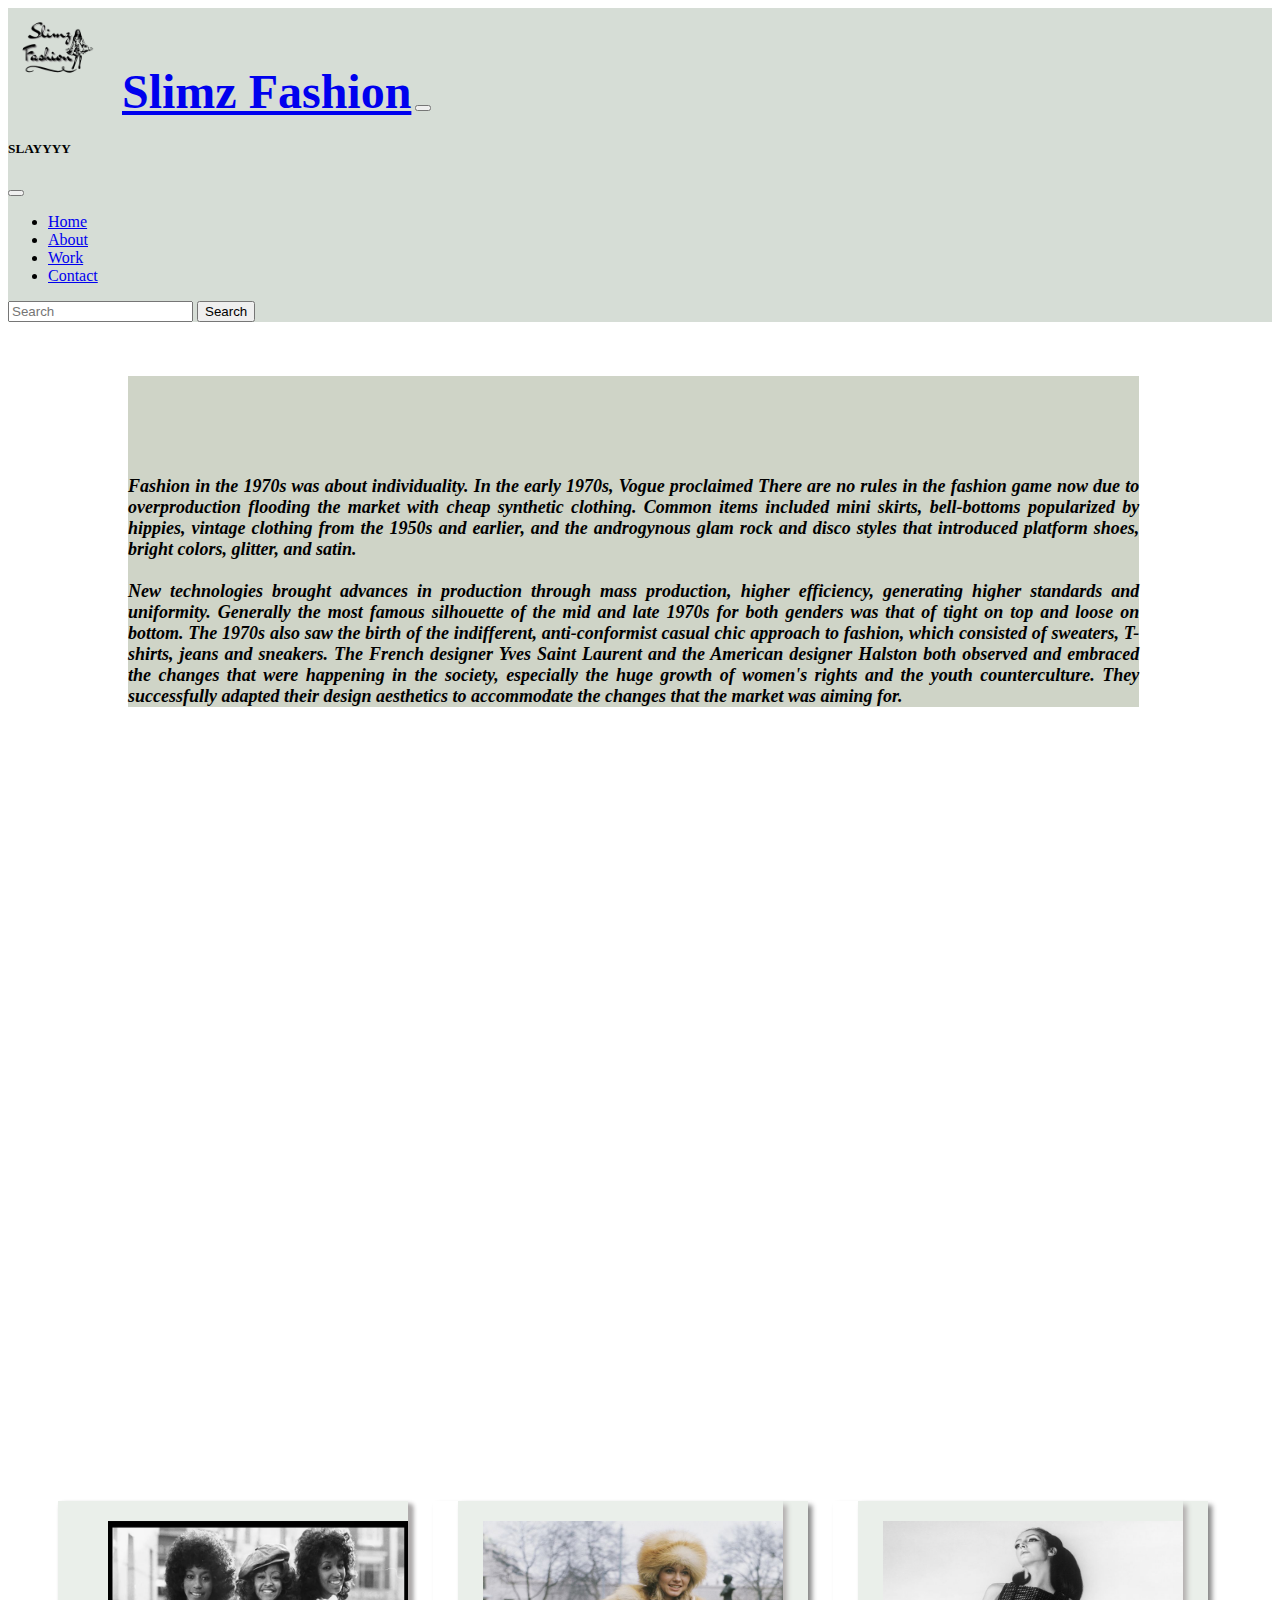
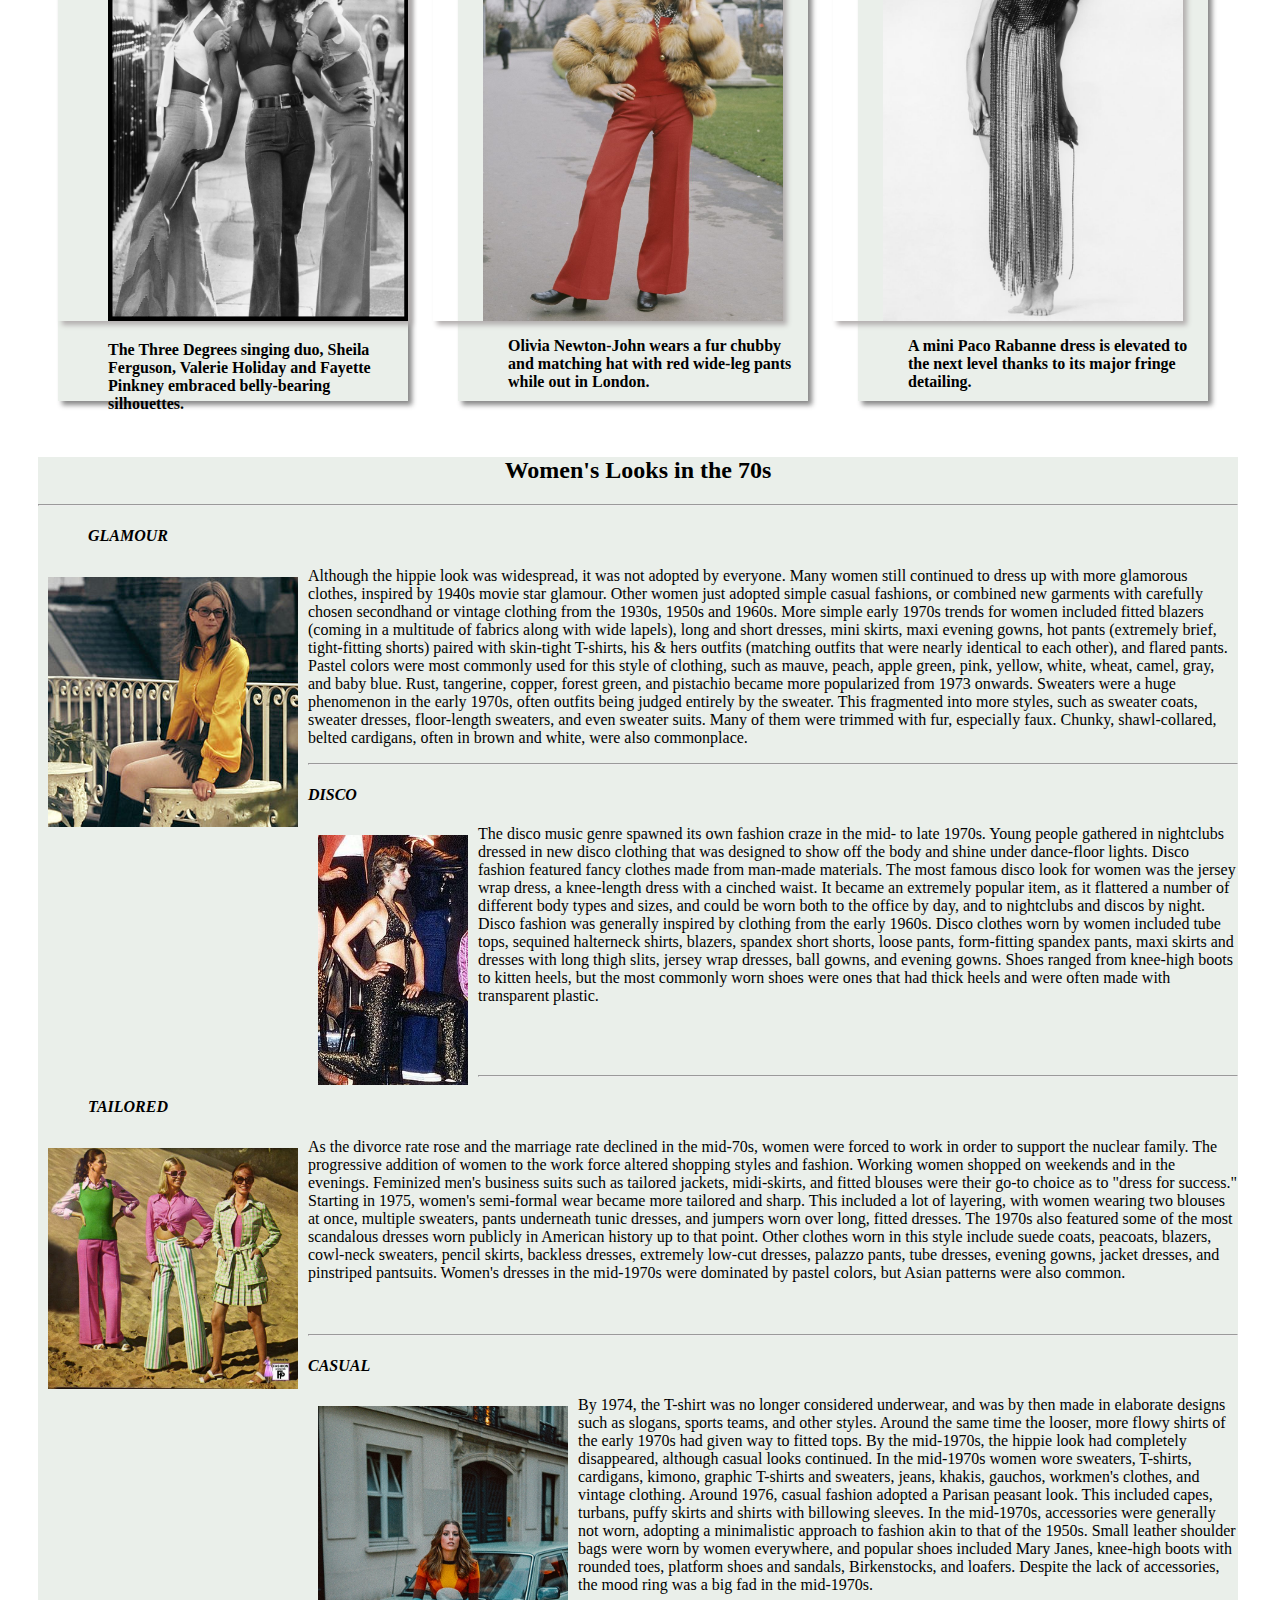
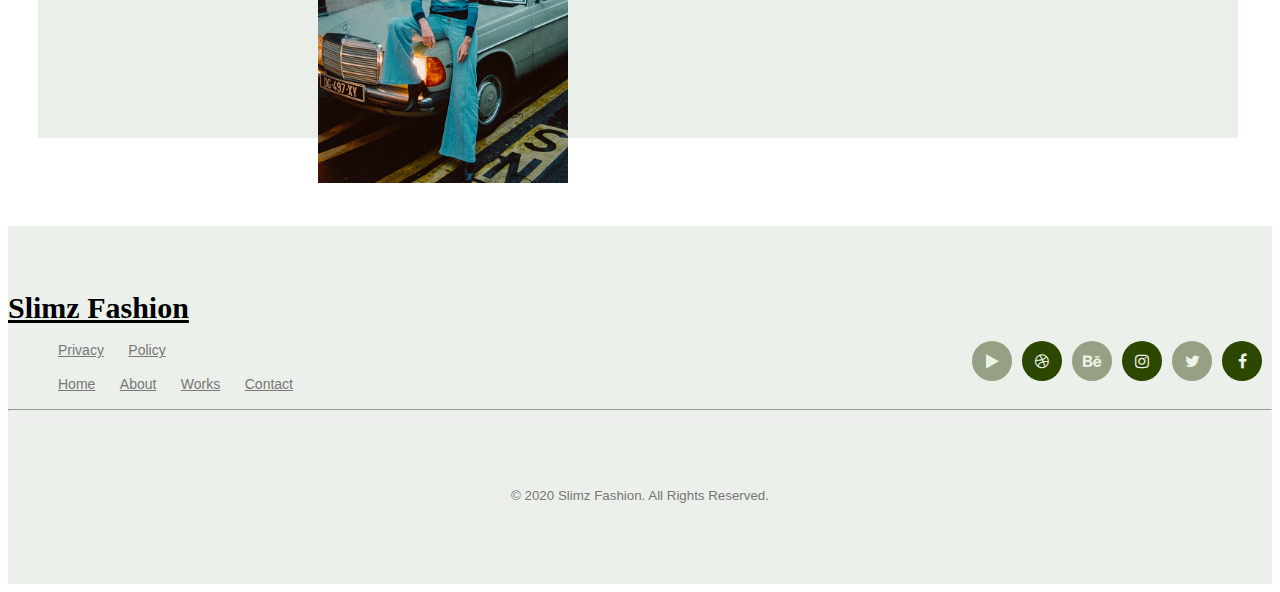
<file: PROJECT Front-end/about.html>
<!DOCTYPE html>
<html>
    <head>
      <meta>
        <title>Slimz Fashion</title>
        <link href="https://cdn.jsdelivr.net/npm/bootstrap@5.1.3/dist/css/bootstrap.min.css" rel="stylesheet" integrity="sha384-1BmE4kWBq78iYhFldvKuhfTAU6auU8tT94WrHftjDbrCEXSU1oBoqyl2QvZ6jIW3" crossorigin="anonymous">
        <link rel="stylesheet" href="https://stackpath.bootstrapcdn.com/font-awesome/4.7.0/css/font-awesome.min.css">
        <link rel="stylesheet" type="text/css" href="style.css">
        <link rel="icon" type="image/x-icon" href="logo.png">

       
    </head>
    <body>
        
        <nav class="navbar navbar-light bg-light fixed-top">
            <div class="container-fluid" style="background-color: #a9b8a97a;">
                <img src="logo.png" width="110px" height="100px">
              <a class="navbar-brand" href="#" style="font-size: xxx-large; font-weight: bolder; font-family: gilda display;">Slimz Fashion</a>
              <button class="navbar-toggler" type="button" data-bs-toggle="offcanvas" data-bs-target="#offcanvasNavbar" aria-controls="offcanvasNavbar">
                <span class="navbar-toggler-icon"></span>
              </button>
              <div class="offcanvas offcanvas-end" tabindex="-1" id="offcanvasNavbar" aria-labelledby="offcanvasNavbarLabel">
                <div class="offcanvas-header">
                  <h5 class="offcanvas-title" id="offcanvasNavbarLabel">SLAYYYY</h5>
                  <button type="button" class="btn-close text-reset" data-bs-dismiss="offcanvas" aria-label="Close"></button>
                </div>
                <div class="offcanvas-body">
                  <ul class="navbar-nav justify-content-end flex-grow-1 pe-3">
                    <li class="nav-item">
                      <a class="nav-link active" aria-current="page" href="index.html">Home</a>
                    </li>
                    <li class="nav-item">
                      <a class="nav-link" href="about.html">About</a>
                    </li>
                    <li class="nav-item">
                        <a class="nav-link" href="work.html">Work</a>
                      </li>
                    <li class="nav-item">
                        <a class="nav-link" href="contact-form-03/index.html">Contact</a>
                    </li>
                    <!--<li class="nav-item dropdown">
                      <a class="nav-link dropdown-toggle" href="#" id="offcanvasNavbarDropdown" role="button" data-bs-toggle="dropdown" aria-expanded="false">
                        Dropdown
                      </a>
                      <ul class="dropdown-menu" aria-labelledby="offcanvasNavbarDropdown">
                        <li><a class="dropdown-item" href="#">Action</a></li>
                        <li><a class="dropdown-item" href="#">Another action</a></li>
                        <li>
                          <hr class="dropdown-divider">
                        </li>
                        <li><a class="dropdown-item" href="#">Something else here</a></li>
                      </ul>
                    </li>-->
                  </ul>
                  <form class="d-flex">
                    <input class="form-control me-2" type="search" placeholder="Search" aria-label="Search">
                    <button class="btn btn-outline-success" type="submit">Search</button>
                  </form>
                </div>
              </div>
            </div>
          </nav><br><br>


          <p class="para">Fashion in the 1970s was about individuality. In the early 1970s, Vogue proclaimed There are no rules in the fashion game now due to overproduction flooding the market with cheap synthetic clothing. Common items included mini skirts, bell-bottoms popularized by hippies, vintage clothing from the 1950s and earlier, and the androgynous glam rock and disco styles that introduced platform shoes, bright colors, glitter, and satin.<br><br>New technologies brought advances in production through mass production, higher efficiency, generating higher standards and uniformity. Generally the most famous silhouette of the mid and late 1970s for both genders was that of tight on top and loose on bottom. The 1970s also saw the birth of the indifferent, anti-conformist casual chic approach to fashion, which consisted of sweaters, T-shirts, jeans and sneakers. The French designer Yves Saint Laurent and the American designer Halston both observed and embraced the changes that were happening in the society, especially the huge growth of women's rights and the youth counterculture. They successfully adapted their design aesthetics to accommodate the changes that the market was aiming for.</p><br><br>

          <iframe width="1000" height="700" src="https://www.youtube.com/embed/QqtK8NFeaTA" title="YouTube video player" frameborder="0" allow="accelerometer; autoplay; clipboard-write; encrypted-media; gyroscope; picture-in-picture" allowfullscreen style="margin-left: 130px;"></iframe><br><br><br>

          <div class="aboutbox">
              <div>
              <img src="Images/borderpic1.png" class="aboutpic">
              <p class="abouttext">The Three Degrees singing duo, Sheila Ferguson, Valerie Holiday and Fayette Pinkney embraced belly-bearing silhouettes.</p>
              </div>
              </div>

              <div class="aboutbox2">
                <img src="Images/furwoman.jpg" class="aboutpic2">
                <p class="abouttext">Olivia Newton-John wears a fur chubby and matching hat with red wide-leg pants while out in London.</p>
              </div>

              <div class="aboutbox3">
                <img src="Images/paco.jpg" class="aboutpic2">
                <p class="abouttext">A mini Paco Rabanne dress is elevated to the next level thanks to its major fringe detailing.</p>
              </div><br><br>

            <div class="looks">
                <h2 style="font-family: gilda display; text-align: center; font-weight: bold;">Women's Looks in the 70s</h2><hr><span>
                <h4>GLAMOUR</h4>
                <img src="Images/glamour.jfif" class="looktext" style="float: left;">
                <p style="font-family: gilda display;">Although the hippie look was widespread, it was not adopted by everyone. Many women still continued to dress up with more glamorous clothes, inspired by 1940s movie star glamour. Other women just adopted simple casual fashions, or combined new garments with carefully chosen secondhand or vintage clothing from the 1930s, 1950s and 1960s. More simple early 1970s trends for women included fitted blazers (coming in a multitude of fabrics along with wide lapels), long and short dresses, mini skirts, maxi evening gowns, hot pants (extremely brief, tight-fitting shorts) paired with skin-tight T-shirts, his & hers outfits (matching outfits that were nearly identical to each other), and flared pants. Pastel colors were most commonly used for this style of clothing, such as mauve, peach, apple green, pink, yellow, white, wheat, camel, gray, and baby blue. Rust, tangerine, copper, forest green, and pistachio became more popularized from 1973 onwards. Sweaters were a huge phenomenon in the early 1970s, often outfits being judged entirely by the sweater. This fragmented into more styles, such as sweater coats, sweater dresses, floor-length sweaters, and even sweater suits. Many of them were trimmed with fur, especially faux. Chunky, shawl-collared, belted cardigans, often in brown and white, were also commonplace.</p></span><hr>

                <span>
                    <h4>DISCO</h4>
                    <img src="Images/disco.jpg" class="looktext" style="float: left; width: 150px; height: 250px;">
                    <p style="font-family: gilda display;">The disco music genre spawned its own fashion craze in the mid- to late 1970s. Young people gathered in nightclubs dressed in new disco clothing that was designed to show off the body and shine under dance-floor lights. Disco fashion featured fancy clothes made from man-made materials. The most famous disco look for women was the jersey wrap dress, a knee-length dress with a cinched waist. It became an extremely popular item, as it flattered a number of different body types and sizes, and could be worn both to the office by day, and to nightclubs and discos by night. Disco fashion was generally inspired by clothing from the early 1960s. Disco clothes worn by women included tube tops, sequined halterneck shirts, blazers, spandex short shorts, loose pants, form-fitting spandex pants, maxi skirts and dresses with long thigh slits, jersey wrap dresses, ball gowns, and evening gowns. Shoes ranged from knee-high boots to kitten heels, but the most commonly worn shoes were ones that had thick heels and were often made with transparent plastic.<br><br><br><br></p><hr></span>
                

                <span>
                        <h4>TAILORED</h4>
                        <img src="Images/Groovy 70's -Colorful photoshoots of the 1970s Fashion and Style Trends.jfif" class="looktext" style="float: left; ">
                        <p style="font-family: gilda display;">As the divorce rate rose and the marriage rate declined in the mid-70s, women were forced to work in order to support the nuclear family. The progressive addition of women to the work force altered shopping styles and fashion. Working women shopped on weekends and in the evenings. Feminized men's business suits such as tailored jackets, midi-skirts, and fitted blouses were their go-to choice as to "dress for success." Starting in 1975, women's semi-formal wear became more tailored and sharp. This included a lot of layering, with women wearing two blouses at once, multiple sweaters, pants underneath tunic dresses, and jumpers worn over long, fitted dresses. The 1970s also featured some of the most scandalous dresses worn publicly in American history up to that point. Other clothes worn in this style include suede coats, peacoats, blazers, cowl-neck sweaters, pencil skirts, backless dresses, extremely low-cut dresses, palazzo pants, tube dresses, evening gowns, jacket dresses, and pinstriped pantsuits. Women's dresses in the mid-1970s were dominated by pastel colors, but Asian patterns were also common.<br><br><br></p><hr></span>

                        <span>
                            <h4>CASUAL</h4>
                            <img src="Images/california dreamin sweater.png" class="looktext" style="float: left; ">
                            <p style="font-family: gilda display;">By 1974, the T-shirt was no longer considered underwear, and was by then made in elaborate designs such as slogans, sports teams, and other styles. Around the same time the looser, more flowy shirts of the early 1970s had given way to fitted tops.
                            By the mid-1970s, the hippie look had completely disappeared, although casual looks continued. In the mid-1970s women wore sweaters, T-shirts, cardigans, kimono, graphic T-shirts and sweaters, jeans, khakis, gauchos, workmen's clothes, and vintage clothing. Around 1976, casual fashion adopted a Parisan peasant look. This included capes, turbans, puffy skirts and shirts with billowing sleeves. In the mid-1970s, accessories were generally not worn, adopting a minimalistic approach to fashion akin to that of the 1950s. Small leather shoulder bags were worn by women everywhere, and popular shoes included Mary Janes, knee-high boots with rounded toes, platform shoes and sandals, Birkenstocks, and loafers. Despite the lack of accessories, the mood ring was a big fad in the mid-1970s.<br><BR><BR><BR><BR><BR><BR><br><br></p></span>
            </div><BR><BR><BR><BR>
            
         

          <!--<div >
            <img src="Images/borderpic.png" class="bpic">
            <div class="box2">
              <p class="boxtext">The Three Degrees singing duo, Sheila Ferguson, Valerie Holiday and Fayette Pinkney embraced belly-bearing silhouettes.</p>
            </div>
            <img src="Images/furwoman.jpg" class="bpic">
            <div class="box2">
              <p class="boxtext">Olivia Newton-John wears a fur chubby and matching hat with red wide-leg pants while out in London.</p>
              <img src="Images/pic1.jfif" class="bpic">
              <div class="box2">
                <p class="boxtext">Olivia Newton-John wears a fur chubby and matching hat with red wide-leg pants while out in London.</p>
              </div>
            </div>
          </div>-->

          <footer class="footer-59391">
      
            <div class="container">
    
              
              <div class="row mb-5">
                <div class="col-md-4">
                  <div class="site-logo">
                    <a href="index.html" style="font-family: gilda display;">Slimz Fashion</a>
                  </div>
                </div>
                <div class="col-md-8 text-md-right">
                  <ul class="list-unstyled social-icons">
                    <li><a href="#" class="fb"><span class="fa fa-facebook"></span></a></li>
                    <li><a href="#" class="tw"><span class="fa fa-twitter"></span></a></li>
                    <li><a href="#" class="in"><span class="fa fa-instagram"></span></a></li>
                    <li><a href="#" class="be"><span class="fa fa-behance"></span></a></li>
                    <li><a href="#" class="dr"><span class="fa fa-dribbble"></span></a></li>
                    <li><a href="#" class="yt"><span class="fa fa-play"></span></a></li>
                  </ul>
                </div>
              </div>
    
              <div class="row mb-5">
                <div class="col-md-6 ">
                  <ul class="nav-links list-unstyled nav-left">
                    <li><a href="#">Privacy</a></li>
                    <li><a href="#">Policy</a></li>
                  </ul>
                </div>
                <div class="col-md-6 text-md-right">
                  <ul class="nav-links list-unstyled nav-right">
                    <li><a href="index.html">Home</a></li>
                    <li><a href="about.html">About</a></li>
                    <li><a href="work.html">Works</a></li>
                    <li><a href="contact-form-03/index.html">Contact</a></li>
                  </ul>
                </div>
              </div><hr>
              <div class="row">
                <div class="col ">
                  <div class="copyright">
                    <p><small>© 2020 Slimz Fashion. All Rights Reserved.</small></p>
                  </div>
                </div>
              </div>
            
          </div>
        </footer>

          
            
          <script src="https://cdn.jsdelivr.net/npm/bootstrap@5.1.3/dist/js/bootstrap.bundle.min.js" integrity="sha384-ka7Sk0Gln4gmtz2MlQnikT1wXgYsOg+OMhuP+IlRH9sENBO0LRn5q+8nbTov4+1p" crossorigin="anonymous"></script>

    </body>
</html>
</file>
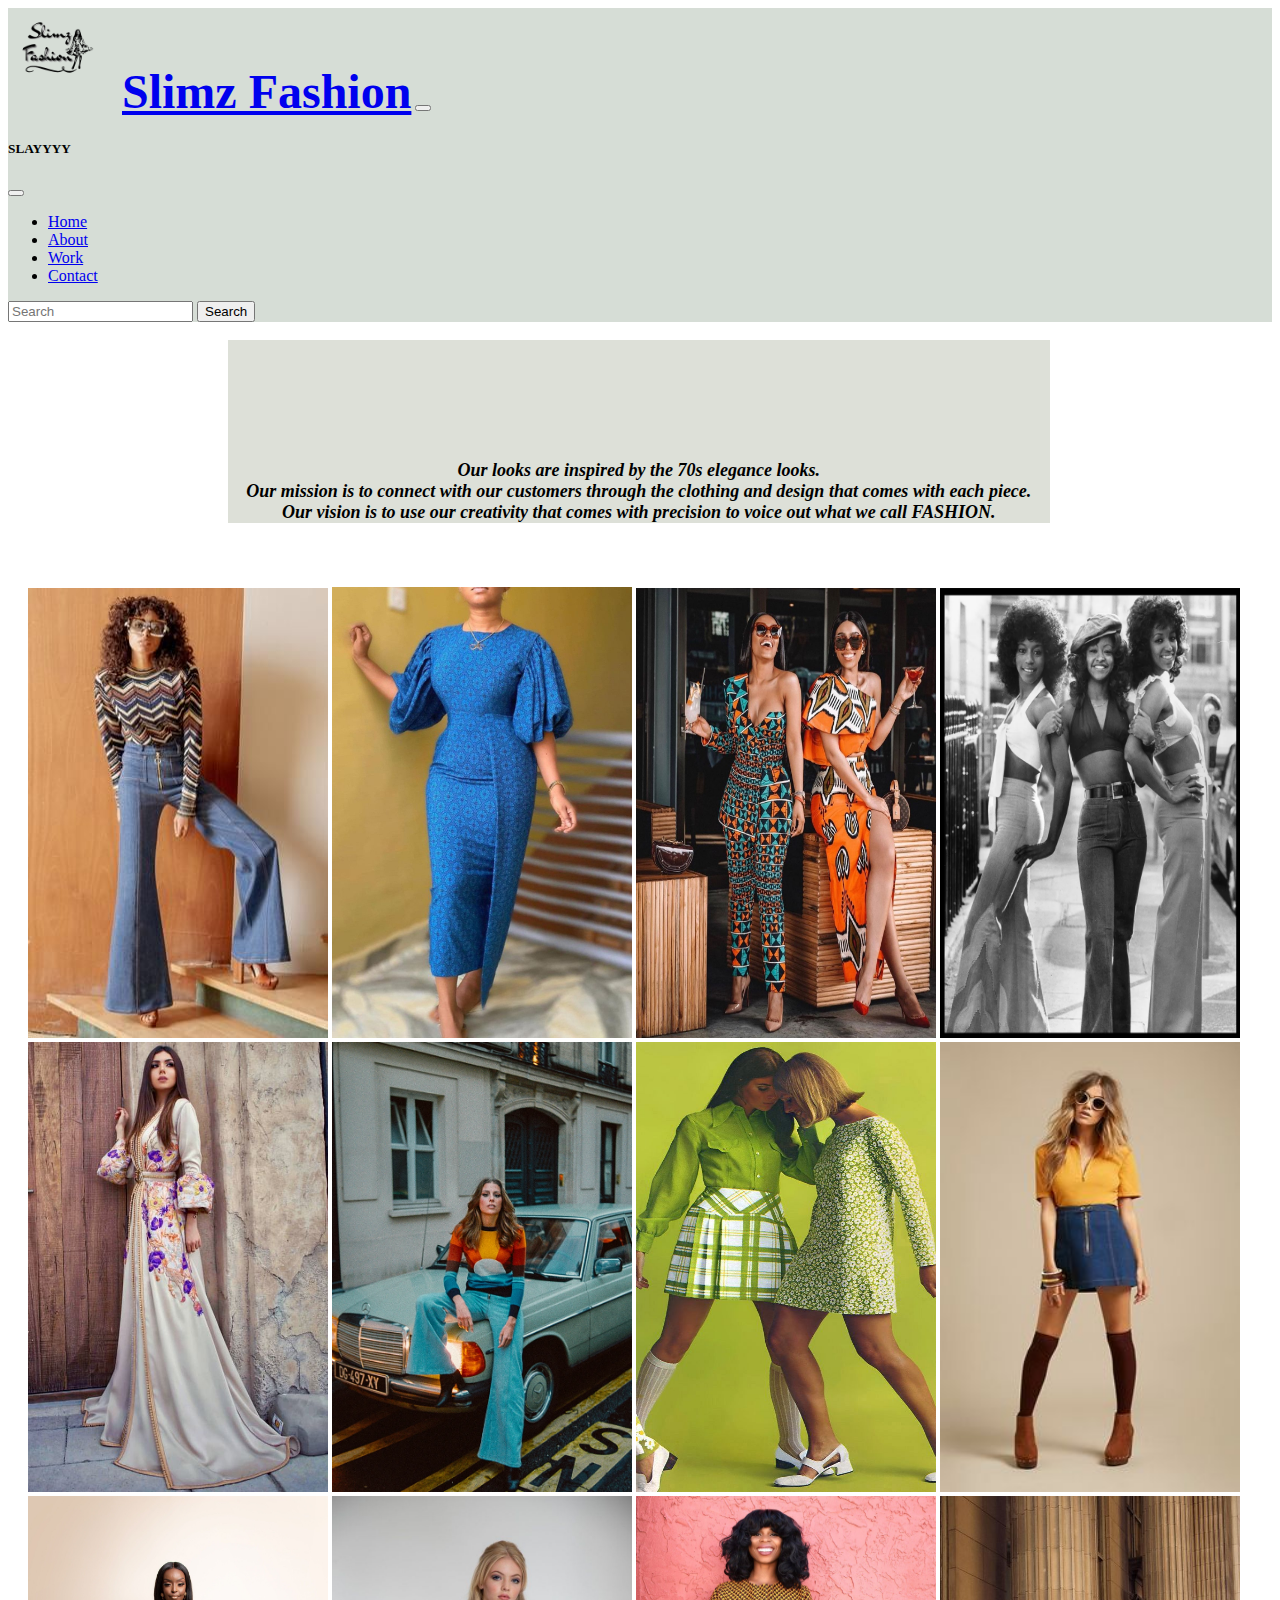
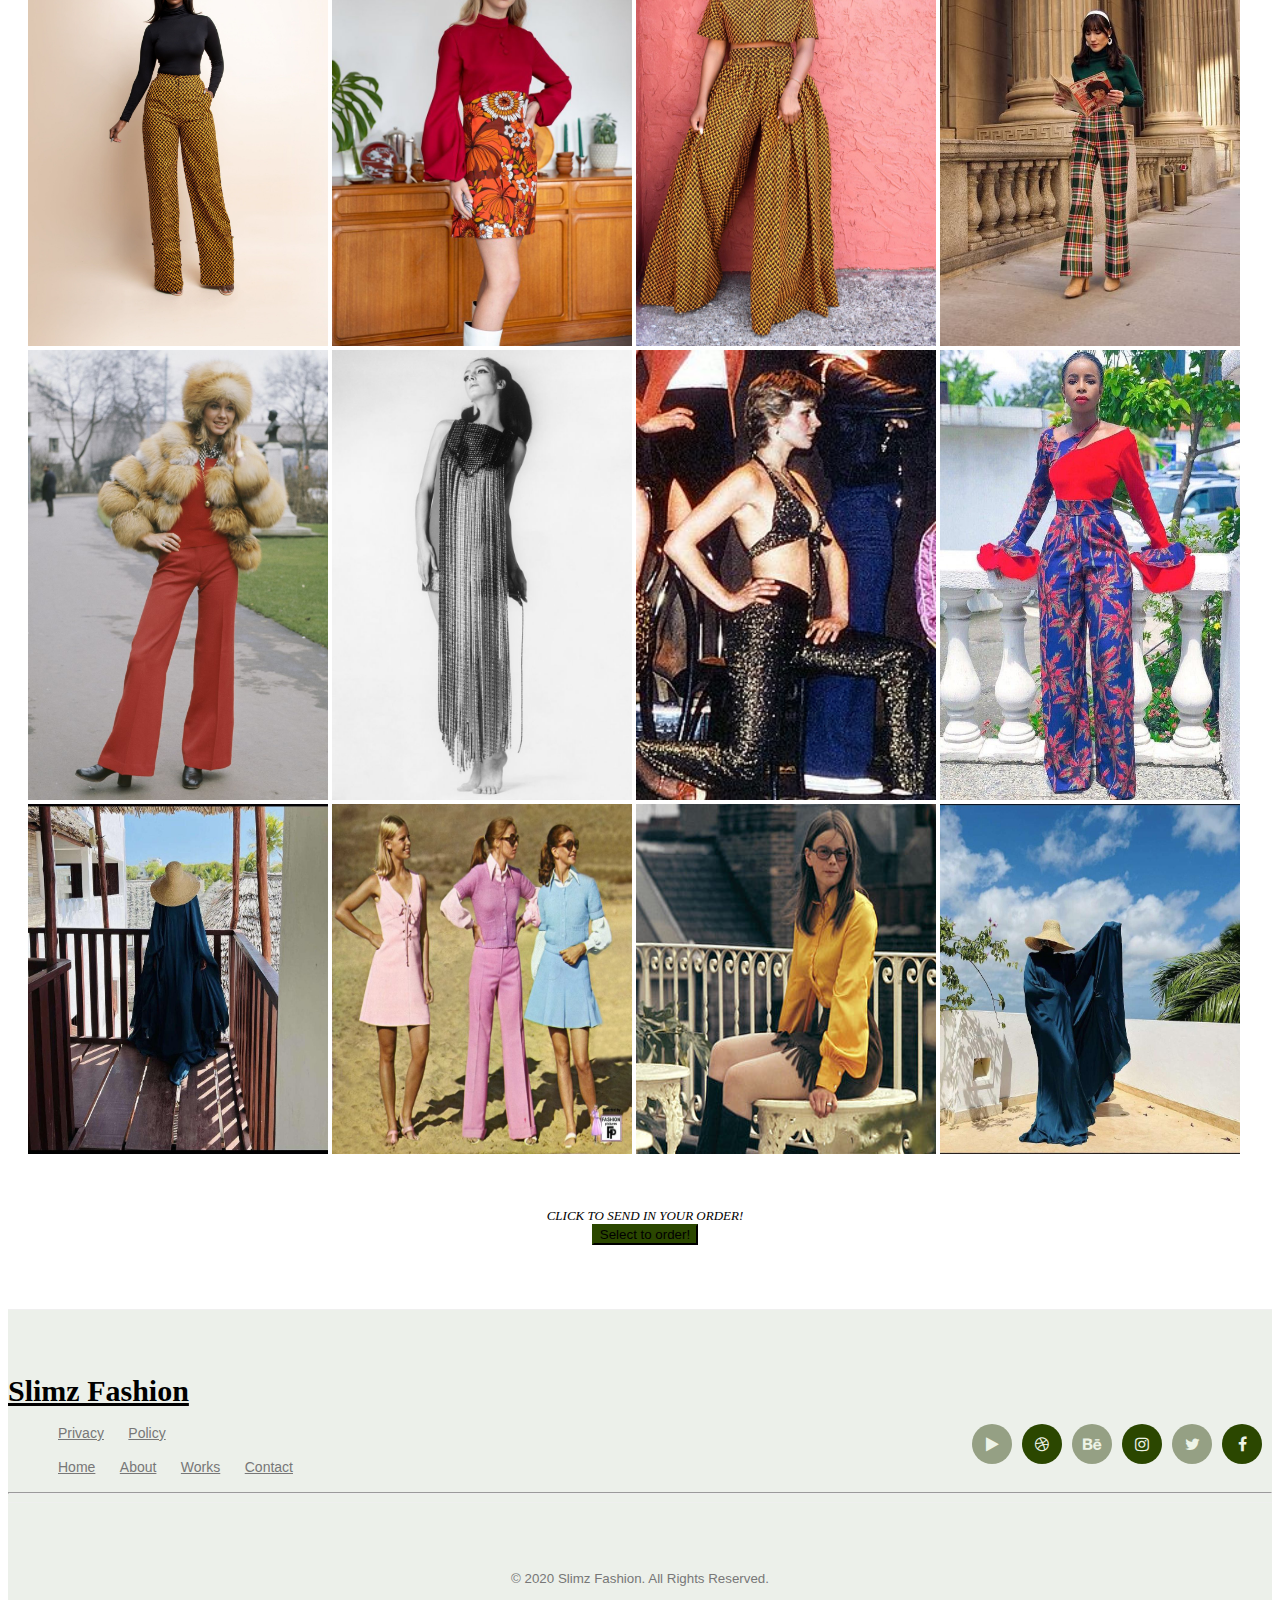
<file: PROJECT Front-end/work.html>
<!DOCTYPE html>
<html>
    <head>
        <meta>
        <title>Slimz Fashion</title>
        <link href="https://cdn.jsdelivr.net/npm/bootstrap@5.1.3/dist/css/bootstrap.min.css" rel="stylesheet" integrity="sha384-1BmE4kWBq78iYhFldvKuhfTAU6auU8tT94WrHftjDbrCEXSU1oBoqyl2QvZ6jIW3" crossorigin="anonymous">
        <link rel="stylesheet" href="https://stackpath.bootstrapcdn.com/font-awesome/4.7.0/css/font-awesome.min.css">
        <link rel="stylesheet" type="text/css" href="style.css">
        <link rel="icon" type="image/x-icon" href="logo.png">

       
    </head>
    <body>
        
        <nav class="navbar navbar-light bg-light fixed-top">
            <div class="container-fluid" style="background-color: #a9b8a97a;">
                <img src="logo.png" width="110px" height="100px">
              <a class="navbar-brand" href="#" style="font-size: xxx-large; font-weight: bolder; font-family: gilda display;" >Slimz Fashion</a>
              <button class="navbar-toggler" type="button" data-bs-toggle="offcanvas" data-bs-target="#offcanvasNavbar" aria-controls="offcanvasNavbar">
                <span class="navbar-toggler-icon"></span>
              </button>
              <div class="offcanvas offcanvas-end" tabindex="-1" id="offcanvasNavbar" aria-labelledby="offcanvasNavbarLabel">
                <div class="offcanvas-header">
                  <h5 class="offcanvas-title" id="offcanvasNavbarLabel">SLAYYYY</h5>
                  <button type="button" class="btn-close text-reset" data-bs-dismiss="offcanvas" aria-label="Close"></button>
                </div>
                <div class="offcanvas-body">
                  <ul class="navbar-nav justify-content-end flex-grow-1 pe-3">
                    <li class="nav-item">
                      <a class="nav-link active" aria-current="page" href="index.html">Home</a>
                    </li>
                    <li class="nav-item">
                      <a class="nav-link" href="#">About</a>
                    </li>
                    <li class="nav-item">
                        <a class="nav-link" href="work.html">Work</a>
                      </li>
                    <li class="nav-item">
                        <a class="nav-link" href="contact-form-03/index.html">Contact</a>
                    </li>
                    <!--<li class="nav-item dropdown">
                      <a class="nav-link dropdown-toggle" href="#" id="offcanvasNavbarDropdown" role="button" data-bs-toggle="dropdown" aria-expanded="false">
                        Dropdown
                      </a>
                      <ul class="dropdown-menu" aria-labelledby="offcanvasNavbarDropdown">
                        <li><a class="dropdown-item" href="#">Action</a></li>
                        <li><a class="dropdown-item" href="#">Another action</a></li>
                        <li>
                          <hr class="dropdown-divider">
                        </li>
                        <li><a class="dropdown-item" href="#">Something else here</a></li>
                      </ul>
                    </li>-->
                  </ul>
                  <form class="d-flex">
                    <input class="form-control me-2" type="search" placeholder="Search" aria-label="Search">
                    <button class="btn btn-outline-success" type="submit">Search</button>
                  </form>
                </div>
              </div>
            </div>
          </nav>

          <p class="para2">Our looks are inspired by the 70s elegance looks. <br>Our mission is to connect with our customers through the clothing and design that comes with each piece. <br>
        Our vision is to use our creativity that comes with precision to voice out what we call FASHION.</p><br><br>

        <div class="containerwork">
            <div class="img1">
            <img src="Images/bardot high waisted bells in filmore.jfif" style="width: 300px; height: 450px;">
            <img src="Images/Blue Fashion Sexy Print Asymmetrical O Neck Irregular Dress.jfif" style="width: 300px;">
            <img src="Images/borderpic.png" style="width: 300px; height: 450px;">
            <img src="Images/borderpic1.png" style="width: 300px; height: 450px;">
            <img src="Images/caftan marocain.jfif" style="width: 300px; height: 450px;">
            <img src="Images/california dreamin sweater.png" style="width: 300px; height: 450px;">
            <img src="Images/Colourful and Unique Editorial Images to Inspire!.jfif" style="width: 300px; height: 450px;">
            <img src="Images/pic1.jfif" style="width: 300px; height: 450px;">
            <img src="Images/slide1.jfif" style="width: 300px; height: 450px;">
            <img src="Images/slide2.jfif" style="width: 300px; height: 450px;">
            <img src="Images/slide4.jfif" style="width: 300px; height: 450px;">
            <img src="Images/Tendance mode _ comment masteriser le look seventies selon Pinterest.jfif" style="width: 300px; height: 450px;">
            <img src="Images/furwoman.jpg" style="width: 300px; height: 450px;">
            <img src="Images/paco.jpg" style="width: 300px; height: 450px;">
            <img src="Images/disco.jpg" style="width: 300px; height: 450px;">
            <img src="Images/last pic.jpg" style="width: 300px; height: 450px;">
            <img src="Images/picc.jpeg" style="width: 300px; height: 350px;">
            <img src="Images/slide5.png"style="width: 300px; height: 350px;">
            <img src="Images/glamour.jfif"style="width: 300px; height: 350px;">
            <img src="Images/slide3.jpeg" style="width: 300px; height: 350px;">

        <center><div class="col-12" style="padding-top: 50px; font-size: small; font-style: oblique;">CLICK TO SEND IN YOUR ORDER!<br>
            <button type="submit" class="btn btn-primary" style="background-color: #2B4700; border-color: #2B4700;" a href="contact-form-03/index.html" >Select to order!</button>
          </div>
        </div>
        </div><br><br><br>
    </center>

          <footer class="footer-59391">
      
            <div class="container">
    
              
              <div class="row mb-5">
                <div class="col-md-4">
                  <div class="site-logo">
                    <a href="index.html" style="font-family: gilda display;">Slimz Fashion</a>
                  </div>
                </div>
                <div class="col-md-8 text-md-right">
                  <ul class="list-unstyled social-icons">
                    <li><a href="#" class="fb"><span class="fa fa-facebook"></span></a></li>
                    <li><a href="#" class="tw"><span class="fa fa-twitter"></span></a></li>
                    <li><a href="#" class="in"><span class="fa fa-instagram"></span></a></li>
                    <li><a href="#" class="be"><span class="fa fa-behance"></span></a></li>
                    <li><a href="#" class="dr"><span class="fa fa-dribbble"></span></a></li>
                    <li><a href="#" class="yt"><span class="fa fa-play"></span></a></li>
                  </ul>
                </div>
              </div>
    
              <div class="row mb-5">
                <div class="col-md-6 ">
                  <ul class="nav-links list-unstyled nav-left">
                    <li><a href="#">Privacy</a></li>
                    <li><a href="#">Policy</a></li>
                  </ul>
                </div>
                <div class="col-md-6 text-md-right">
                  <ul class="nav-links list-unstyled nav-right">
                    <li><a href="index.html">Home</a></li>
                    <li><a href="about.html">About</a></li>
                    <li><a href="work.html">Works</a></li>
                    <li><a href="contact-form-03/index.html">Contact</a></li>
                  </ul>
                </div>
              </div><hr>
              <div class="row">
                <div class="col ">
                  <div class="copyright">
                    <p><small>© 2020 Slimz Fashion. All Rights Reserved.</small></p>
                  </div>
                </div>
              </div>
            
          </div>
        </footer>

          <script src="https://cdn.jsdelivr.net/npm/bootstrap@5.1.3/dist/js/bootstrap.bundle.min.js" integrity="sha384-ka7Sk0Gln4gmtz2MlQnikT1wXgYsOg+OMhuP+IlRH9sENBO0LRn5q+8nbTov4+1p" crossorigin="anonymous"></script>

    </body>
</html>
</file>
<file: PROJECT Front-end/style.css>
h1{
    font-family: gilda display;
    font-size: 1.5em;
    border-bottom: 2px solid #2B4700;
    border-right: 2px solid #2B4700;
    width: 400px;
    text-align: center;
    box-shadow: 4px 4px 5px #888888;
    float: center;
    margin-top: 10px;
}

.para{
    font-family: gilda display;
    background-color: #cfd4c7;
    text-align: justify;
    margin-left: 120px;
    width: 80%;
    font-size: large;
    padding-top: 100px;
    font-style: italic;
    font-weight: bold;
}

.headingp{
    font-family: gilda display;
    font-size: 2em;
    text-align: center;
    margin-top: 20px;
    background-color: #cfd4c7;
    box-shadow: 4px 4px 5px #888888;
    font-style: oblique;
    font-weight: 800;
}

.box{
    width: 100%;
    height: 550px;
    background-color: #031a037e;
    display: inline-block;
  }

.box2{
    border: 0;
    display: inline-block;
    margin-right: 200px;
    margin-top: 70px;
    width: 400px;
    height: 450px;
    float: right;
    
}

.boxtext{
    padding-top: 20px;
    padding-left: 20px;
    background-color: #d2e2d1;
    font-family: gilda display;
    font-size: larger;
}


.bpic{
    margin-top: 30px;
    margin-left: 100px; 
    width: 400px; 
    height: 500px;
    float: left;
  }


  .slideshow {
    list-style-type: none;
  }
  
  /** SLIDESHOW **/
  .slideshow,
  .slideshow:after { 
      /*top: -16px; Not sure why I needed this fix*/
      position: absolute;
      margin-left: 400px;
      width: 500px;
      height: 600px;
      left: 0px;
      z-index: 0; 
      box-shadow: #2B4700;
  }
  
  .slideshow li span { 
          position: absolute;
      width: 500px;
      height: 600px;
      top: 0px;
      left: 0px;
      color: transparent;
      background-size: cover;
      background-position: 50% 50%;
      background-repeat: no-repeat;
      opacity: 0;
      z-index: 0;
      animation: imageAnimation 30s linear infinite 0s;
      box-shadow: #2B4700; 
  }
  
  
  
  .slideshow li:nth-child(1) span { 
      background-image: url("Images/slide3.jpeg"); 
  }
  .slideshow li:nth-child(2) span { 
      background-image: url("Images/slide1.jfif");
      animation-delay: 6s; 
  }
  .slideshow li:nth-child(3) span { 
      background-image: url("Images/slide2.jfif");
      animation-delay: 12s; 
  }
  .slideshow li:nth-child(4) span { 
      background-image: url("Images/slide4.jfif");   
      animation-delay: 18s; 
  }
  .slideshow li:nth-child(5) span { 
      background-image: url("Images/slide5.png");
      animation-delay: 24s; 
  }


  .content {
    height: 70vh; }
  
  .footer-59391 {
    border-top: 1px solid #efefef;
    background-color: rgba(197, 209, 189, 0.322);
    font-family: "Poppins", sans-serif;
    padding: 4rem 0; }
    .footer-59391 .site-logo {
      color: rgb(255, 255, 255); }
      .footer-59391 .site-logo a {
        font-size: 30px;
        color: #000;
        font-weight: 900; }
    .footer-59391 .social-icons li {
      display: inline-block;
        float: right;
        margin-right: 10px; }
      .footer-59391 .social-icons li a {
        display: inline-block;
        position: relative;
        width: 40px;
        height: 40px;
        border-radius: 50%; }
        .footer-59391 .social-icons li a.dr {
          background: #2B4700; }
        .footer-59391 .social-icons li a.be {
          background: #95a084; }
        .footer-59391 .social-icons li a.tw {
          background: #95a084; }
        .footer-59391 .social-icons li a.in {
          background: #2B4700; }
        .footer-59391 .social-icons li a.fb {
          background: #2B4700; }
        .footer-59391 .social-icons li a.yt {
          background: #95a084; }
        .footer-59391 .social-icons li a span {
          position: absolute;
          top: 50%;
          left: 50%;
          -webkit-transform: translate(-50%, -50%);
          -ms-transform: translate(-50%, -50%);
          transform: translate(-50%, -50%);
          color: rgb(237, 243, 231); }
    .footer-59391 .nav-links li {
      display: inline-block; }
      .footer-59391 .nav-links li a {
        font-size: 14px;
        color: #777;
        padding: 10px;
       }
    @media (max-width: 1199.98px) {
      .footer-59391 .nav-links.nav-left li:first-child a {
        padding-left: 0;
        float: left; } }
    .footer-59391 .nav-links.nav-right li:last-child a {
      padding-right: 0; }
    @media (max-width: 1199.98px) {
      .footer-59391 .nav-links.nav-right li:first-child a {
        padding-right: 0;
        float: right; } }
    .footer-59391 .copyright {
      border-top: 1px solid #efefef;
      padding-top: 50px;
      text-align: center;
      color: #777; }


      @media (max-width: 767.98px) {
        .info-wrap {
          height: 400px; } }
  
  
  
  @keyframes imageAnimation { 
      0% { opacity: 0; animation-timing-function: ease-in; }
      8% { opacity: 1; animation-timing-function: ease-out; }
      17% { opacity: 1 }
      25% { opacity: 0 }
      100% { opacity: 0 }
  }
  
  
  @keyframes titleAnimation { 
      0% { opacity: 0 }
      8% { opacity: 1 }
      17% { opacity: 1 }
      19% { opacity: 0 }
      100% { opacity: 0 }
  }
  
  
  .no-cssanimations .cb-slideshow li span {
      opacity: 1;
  }

  .aboutbox{
      background-color: #dbe4da93;
      height: 500px;
      width: 350px;
      margin-left: 50px;
      display: flex;
    flex-wrap: wrap;
    justify-content: center;
    box-shadow: 4px 4px 5px #888888;
  }

  .aboutbox2{
    background-color: #dbe4da93;
    height: 500px;
    width: 350px;
    margin-left: 450px;
    margin-top: -500px;
    display: flex;
    flex-wrap: wrap;
    justify-content: center;
    box-shadow: 4px 4px 5px #888888;
}

.aboutbox3{
    background-color: #dbe4da93;
    height: 500px;
    width: 350px;
    margin-left: 850px;
    margin-top: -500px;
    display: flex;
    flex-wrap: wrap;
    justify-content: center;
    box-shadow: 4px 4px 5px #888888;
}

  .aboutpic{
      height: 400px;
      width: 300px;
      text-align: justify;
      padding-top: 20px;
      padding-left: 50px;
      transition: all 1s;
      box-shadow: 4px 4px 5px #b3afaf;
  }

  .aboutpic2{
    height: 400px;
    width: 300px;
    text-align: justify;
    padding-top: 20px;
    padding-left: 50px;
    margin-left: -50px;
    transition: all 1s;
    box-shadow: 4px 4px 5px #b3afaf;
}

  .aboutpic:hover{
    transform: scale(1.1);
}

.aboutpic2:hover{
    transform: scale(1.1);
}

  .abouttext{
      text-align: left;
      font-family: gilda display;
      padding-left: 50px;
      font-weight: bold;

  }

  .pic2{
    margin-top: 0;
  }

  .looks{
    background-color: #dbe4da93;
    width: 1200px;
    margin-left: 30px;
  }

  .looktext{
      text-align: justify;
      padding: 10px;
      width: 250px;
  }

  h4{
      font-family: gilda display;
      font-style: italic;
      padding-left: 50px;
  }

  .para2{
    font-family: gilda display;
    background-color: #dde0d8;
    text-align: center;
    margin-left: 220px;
    width: 65%;
    font-size: large;
    padding-top: 120px;
    font-style: italic;
    font-weight: bold;
  }

  .containerwork{
    display: flex;
    flex-wrap: wrap;
    justify-content: center;
}

.img1{
     /*width: 300px;
     height: 400px;*/
     margin: 10px;
     transition: all 1s; 
     padding-left: 10px;
}

.img:hover{
    transform: scale(1.1)
}
</file>
<file: main.d8e0d294.css>
@import url(https://fonts.googleapis.com/css?family=Lato:400,700|Oswald);@import url(https://maxcdn.bootstrapcdn.com/font-awesome/4.7.0/css/font-awesome.min.css);/*!
 * Bootstrap v3.3.7 (http://getbootstrap.com)
 * Copyright 2011-2016 Twitter, Inc.
 * Licensed under MIT (https://github.com/twbs/bootstrap/blob/master/LICENSE)
 */
/*! normalize.css v3.0.3 | MIT License | github.com/necolas/normalize.css */html{font-family:sans-serif;-ms-text-size-adjust:100%;-webkit-text-size-adjust:100%}body{margin:0}article,aside,details,figcaption,figure,footer,header,hgroup,main,menu,nav,section,summary{display:block}audio,canvas,progress,video{display:inline-block;vertical-align:baseline}audio:not([controls]){display:none;height:0}[hidden],template{display:none}a{background-color:transparent}a:active,a:hover{outline:0}abbr[title]{border-bottom:1px dotted}b,strong{font-weight:700}dfn{font-style:italic}h1{font-size:2em;margin:.67em 0}mark{background:#ff0;color:#000}small{font-size:80%}sub,sup{font-size:75%;line-height:0;position:relative;vertical-align:baseline}sup{top:-.5em}sub{bottom:-.25em}img{border:0}svg:not(:root){overflow:hidden}figure{margin:1em 40px}hr{box-sizing:content-box;height:0}pre{overflow:auto}code,kbd,pre,samp{font-family:monospace,monospace;font-size:1em}button,input,optgroup,select,textarea{color:inherit;font:inherit;margin:0}button{overflow:visible}button,select{text-transform:none}button,html input[type=button],input[type=reset],input[type=submit]{-webkit-appearance:button;cursor:pointer}button[disabled],html input[disabled]{cursor:default}button::-moz-focus-inner,input::-moz-focus-inner{border:0;padding:0}input{line-height:normal}input[type=checkbox],input[type=radio]{box-sizing:border-box;padding:0}input[type=number]::-webkit-inner-spin-button,input[type=number]::-webkit-outer-spin-button{height:auto}input[type=search]{-webkit-appearance:textfield;box-sizing:content-box}input[type=search]::-webkit-search-cancel-button,input[type=search]::-webkit-search-decoration{-webkit-appearance:none}fieldset{border:1px solid silver;margin:0 2px;padding:.35em .625em .75em}textarea{overflow:auto}optgroup{font-weight:700}table{border-collapse:collapse;border-spacing:0}td,th{padding:0}

/*! Source: https://github.com/h5bp/html5-boilerplate/blob/master/src/css/main.css */@media print{*,:after,:before{background:transparent!important;color:#000!important;box-shadow:none!important;text-shadow:none!important}a,a:visited{text-decoration:underline}a[href]:after{content:" (" attr(href) ")"}abbr[title]:after{content:" (" attr(title) ")"}a[href^="#"]:after,a[href^="javascript:"]:after{content:""}blockquote,pre{border:1px solid #999;page-break-inside:avoid}thead{display:table-header-group}img,tr{page-break-inside:avoid}img{max-width:100%!important}h2,h3,p{orphans:3;widows:3}h2,h3{page-break-after:avoid}.navbar{display:none}.btn>.caret,.dropup>.btn>.caret{border-top-color:#000!important}.label{border:1px solid #000}.table{border-collapse:collapse!important}.table td,.table th{background-color:#fff!important}.table-bordered td,.table-bordered th{border:1px solid #ddd!important}}*,:after,:before{-webkit-box-sizing:border-box;-moz-box-sizing:border-box;box-sizing:border-box}html{font-size:10px;-webkit-tap-highlight-color:transparent}body{font-family:Lato,Helvetica,Arial,sans-serif;font-size:16px;line-height:1.58;color:#555;background-color:#fff}button,input,select,textarea{font-family:inherit;font-size:inherit;line-height:inherit}a{color:#ff0060;text-decoration:none}a:focus,a:hover{color:#b30043;text-decoration:underline}a:focus{outline:5px auto -webkit-focus-ring-color;outline-offset:-2px}figure{margin:0}img{vertical-align:middle}.img-responsive{display:block;max-width:100%;height:auto}.img-rounded{border-radius:6px}.img-thumbnail{padding:4px;line-height:1.58;background-color:#fff;border:1px solid #ddd;border-radius:4px;-webkit-transition:all .2s ease-in-out;-o-transition:all .2s ease-in-out;transition:all .2s ease-in-out;display:inline-block;max-width:100%;height:auto}.img-circle{border-radius:50%}hr{margin-top:25px;margin-bottom:25px;border:0;border-top:1px solid #eee}.sr-only{position:absolute;width:1px;height:1px;margin:-1px;padding:0;overflow:hidden;clip:rect(0,0,0,0);border:0}.sr-only-focusable:active,.sr-only-focusable:focus{position:static;width:auto;height:auto;margin:0;overflow:visible;clip:auto}[role=button]{cursor:pointer}.h1,.h2,.h3,.h4,.h5,.h6,h1,h2,h3,h4,h5,h6{font-family:Oswald,Helvetica,Arial,sans-serif;font-weight:400;line-height:1.1;color:#000}.h1 .small,.h1 small,.h2 .small,.h2 small,.h3 .small,.h3 small,.h4 .small,.h4 small,.h5 .small,.h5 small,.h6 .small,.h6 small,h1 .small,h1 small,h2 .small,h2 small,h3 .small,h3 small,h4 .small,h4 small,h5 .small,h5 small,h6 .small,h6 small{font-weight:400;line-height:1;color:#777}.h1,.h2,.h3,h1,h2,h3{margin-top:25px;margin-bottom:12.5px}.h1 .small,.h1 small,.h2 .small,.h2 small,.h3 .small,.h3 small,h1 .small,h1 small,h2 .small,h2 small,h3 .small,h3 small{font-size:65%}.h4,.h5,.h6,h4,h5,h6{margin-top:12.5px;margin-bottom:12.5px}.h4 .small,.h4 small,.h5 .small,.h5 small,.h6 .small,.h6 small,h4 .small,h4 small,h5 .small,h5 small,h6 .small,h6 small{font-size:75%}.h1,h1{font-size:63px}.h2,h2{font-size:27px}.h3,.h4,h3,h4{font-size:20px}.h5,h5{font-size:18px}.h6,h6{font-size:14px}p{margin:0 0 12.5px}.lead{margin-bottom:25px;font-size:18px;font-weight:300;line-height:1.4}@media (min-width:768px){.lead{font-size:24px}}.small,small{font-size:87%}.mark,mark{background-color:#fcf8e3;padding:.2em}.text-left{text-align:left}.text-right{text-align:right}.text-center{text-align:center}.text-justify{text-align:justify}.text-nowrap{white-space:nowrap}.text-lowercase{text-transform:lowercase}.initialism,.text-uppercase{text-transform:uppercase}.text-capitalize{text-transform:capitalize}.text-muted{color:#777}.text-primary{color:#ff0060}a.text-primary:focus,a.text-primary:hover{color:#cc004d}.text-success{color:#fff}a.text-success:focus,a.text-success:hover{color:#e6e6e6}.text-info{color:#31708f}a.text-info:focus,a.text-info:hover{color:#245269}.text-warning{color:#8a6d3b}a.text-warning:focus,a.text-warning:hover{color:#66512c}.text-danger{color:#fff}a.text-danger:focus,a.text-danger:hover{color:#e6e6e6}.bg-primary{color:#fff;background-color:#ff0060}a.bg-primary:focus,a.bg-primary:hover{background-color:#cc004d}.bg-success{background-color:#87e329}a.bg-success:focus,a.bg-success:hover{background-color:#6dc019}.bg-info{background-color:#d9edf7}a.bg-info:focus,a.bg-info:hover{background-color:#afd9ee}.bg-warning{background-color:#fcf8e3}a.bg-warning:focus,a.bg-warning:hover{background-color:#f7ecb5}.bg-danger{background-color:#ff2c74}a.bg-danger:focus,a.bg-danger:hover{background-color:#f80055}.page-header{padding-bottom:11.5px;margin:50px 0 25px;border-bottom:1px solid #eee}ol,ul{margin-top:0;margin-bottom:12.5px}ol ol,ol ul,ul ol,ul ul{margin-bottom:0}.list-inline,.list-unstyled{padding-left:0;list-style:none}.list-inline{margin-left:-5px}.list-inline>li{display:inline-block;padding-left:5px;padding-right:5px}dl{margin-top:0;margin-bottom:25px}dd,dt{line-height:1.58}dt{font-weight:700}dd{margin-left:0}.dl-horizontal dd:after,.dl-horizontal dd:before{content:" ";display:table}.dl-horizontal dd:after{clear:both}@media (min-width:768px){.dl-horizontal dt{float:left;width:160px;clear:left;text-align:right;overflow:hidden;text-overflow:ellipsis;white-space:nowrap}.dl-horizontal dd{margin-left:180px}}abbr[data-original-title],abbr[title]{cursor:help;border-bottom:1px dotted #777}.initialism{font-size:90%}blockquote{padding:12.5px 25px;margin:0 0 25px;font-size:20px;border-left:5px solid #eee}blockquote ol:last-child,blockquote p:last-child,blockquote ul:last-child{margin-bottom:0}blockquote .small,blockquote footer,blockquote small{display:block;font-size:80%;line-height:1.58;color:#777}blockquote .small:before,blockquote footer:before,blockquote small:before{content:"\2014   \A0"}.blockquote-reverse,blockquote.pull-right{padding-right:15px;padding-left:0;border-right:5px solid #eee;border-left:0;text-align:right}.blockquote-reverse .small:before,.blockquote-reverse footer:before,.blockquote-reverse small:before,blockquote.pull-right .small:before,blockquote.pull-right footer:before,blockquote.pull-right small:before{content:""}.blockquote-reverse .small:after,.blockquote-reverse footer:after,.blockquote-reverse small:after,blockquote.pull-right .small:after,blockquote.pull-right footer:after,blockquote.pull-right small:after{content:"\A0   \2014"}address{margin-bottom:25px;font-style:normal;line-height:1.58}code,kbd,pre,samp{font-family:Menlo,Monaco,Consolas,Courier New,monospace}code{color:#c7254e;background-color:#f9f2f4;border-radius:4px}code,kbd{padding:2px 4px;font-size:90%}kbd{color:#fff;background-color:#333;border-radius:3px;box-shadow:inset 0 -1px 0 rgba(0,0,0,.25)}kbd kbd{padding:0;font-size:100%;font-weight:700;box-shadow:none}pre{display:block;padding:12px;margin:0 0 12.5px;font-size:15px;line-height:1.58;word-break:break-all;word-wrap:break-word;color:#333;background-color:#f5f5f5;border:1px solid #ccc;border-radius:4px}pre code{padding:0;font-size:inherit;color:inherit;white-space:pre-wrap;background-color:transparent;border-radius:0}.pre-scrollable{max-height:340px;overflow-y:scroll}.container{margin-right:auto;margin-left:auto;padding-left:15px;padding-right:15px}.container:after,.container:before{content:" ";display:table}.container:after{clear:both}@media (min-width:768px){.container{width:750px}}@media (min-width:992px){.container{width:970px}}@media (min-width:1200px){.container{width:1170px}}.container-fluid{margin-right:auto;margin-left:auto;padding-left:15px;padding-right:15px}.container-fluid:after,.container-fluid:before{content:" ";display:table}.container-fluid:after{clear:both}.row{margin-left:-15px;margin-right:-15px}.row:after,.row:before{content:" ";display:table}.row:after{clear:both}.col-lg-1,.col-lg-2,.col-lg-3,.col-lg-4,.col-lg-5,.col-lg-6,.col-lg-7,.col-lg-8,.col-lg-9,.col-lg-10,.col-lg-11,.col-lg-12,.col-md-1,.col-md-2,.col-md-3,.col-md-4,.col-md-5,.col-md-6,.col-md-7,.col-md-8,.col-md-9,.col-md-10,.col-md-11,.col-md-12,.col-sm-1,.col-sm-2,.col-sm-3,.col-sm-4,.col-sm-5,.col-sm-6,.col-sm-7,.col-sm-8,.col-sm-9,.col-sm-10,.col-sm-11,.col-sm-12,.col-xs-1,.col-xs-2,.col-xs-3,.col-xs-4,.col-xs-5,.col-xs-6,.col-xs-7,.col-xs-8,.col-xs-9,.col-xs-10,.col-xs-11,.col-xs-12{position:relative;min-height:1px;padding-left:15px;padding-right:15px}.col-xs-1,.col-xs-2,.col-xs-3,.col-xs-4,.col-xs-5,.col-xs-6,.col-xs-7,.col-xs-8,.col-xs-9,.col-xs-10,.col-xs-11,.col-xs-12{float:left}.col-xs-1{width:8.33333%}.col-xs-2{width:16.66667%}.col-xs-3{width:25%}.col-xs-4{width:33.33333%}.col-xs-5{width:41.66667%}.col-xs-6{width:50%}.col-xs-7{width:58.33333%}.col-xs-8{width:66.66667%}.col-xs-9{width:75%}.col-xs-10{width:83.33333%}.col-xs-11{width:91.66667%}.col-xs-12{width:100%}.col-xs-pull-0{right:auto}.col-xs-pull-1{right:8.33333%}.col-xs-pull-2{right:16.66667%}.col-xs-pull-3{right:25%}.col-xs-pull-4{right:33.33333%}.col-xs-pull-5{right:41.66667%}.col-xs-pull-6{right:50%}.col-xs-pull-7{right:58.33333%}.col-xs-pull-8{right:66.66667%}.col-xs-pull-9{right:75%}.col-xs-pull-10{right:83.33333%}.col-xs-pull-11{right:91.66667%}.col-xs-pull-12{right:100%}.col-xs-push-0{left:auto}.col-xs-push-1{left:8.33333%}.col-xs-push-2{left:16.66667%}.col-xs-push-3{left:25%}.col-xs-push-4{left:33.33333%}.col-xs-push-5{left:41.66667%}.col-xs-push-6{left:50%}.col-xs-push-7{left:58.33333%}.col-xs-push-8{left:66.66667%}.col-xs-push-9{left:75%}.col-xs-push-10{left:83.33333%}.col-xs-push-11{left:91.66667%}.col-xs-push-12{left:100%}.col-xs-offset-0{margin-left:0}.col-xs-offset-1{margin-left:8.33333%}.col-xs-offset-2{margin-left:16.66667%}.col-xs-offset-3{margin-left:25%}.col-xs-offset-4{margin-left:33.33333%}.col-xs-offset-5{margin-left:41.66667%}.col-xs-offset-6{margin-left:50%}.col-xs-offset-7{margin-left:58.33333%}.col-xs-offset-8{margin-left:66.66667%}.col-xs-offset-9{margin-left:75%}.col-xs-offset-10{margin-left:83.33333%}.col-xs-offset-11{margin-left:91.66667%}.col-xs-offset-12{margin-left:100%}@media (min-width:768px){.col-sm-1,.col-sm-2,.col-sm-3,.col-sm-4,.col-sm-5,.col-sm-6,.col-sm-7,.col-sm-8,.col-sm-9,.col-sm-10,.col-sm-11,.col-sm-12{float:left}.col-sm-1{width:8.33333%}.col-sm-2{width:16.66667%}.col-sm-3{width:25%}.col-sm-4{width:33.33333%}.col-sm-5{width:41.66667%}.col-sm-6{width:50%}.col-sm-7{width:58.33333%}.col-sm-8{width:66.66667%}.col-sm-9{width:75%}.col-sm-10{width:83.33333%}.col-sm-11{width:91.66667%}.col-sm-12{width:100%}.col-sm-pull-0{right:auto}.col-sm-pull-1{right:8.33333%}.col-sm-pull-2{right:16.66667%}.col-sm-pull-3{right:25%}.col-sm-pull-4{right:33.33333%}.col-sm-pull-5{right:41.66667%}.col-sm-pull-6{right:50%}.col-sm-pull-7{right:58.33333%}.col-sm-pull-8{right:66.66667%}.col-sm-pull-9{right:75%}.col-sm-pull-10{right:83.33333%}.col-sm-pull-11{right:91.66667%}.col-sm-pull-12{right:100%}.col-sm-push-0{left:auto}.col-sm-push-1{left:8.33333%}.col-sm-push-2{left:16.66667%}.col-sm-push-3{left:25%}.col-sm-push-4{left:33.33333%}.col-sm-push-5{left:41.66667%}.col-sm-push-6{left:50%}.col-sm-push-7{left:58.33333%}.col-sm-push-8{left:66.66667%}.col-sm-push-9{left:75%}.col-sm-push-10{left:83.33333%}.col-sm-push-11{left:91.66667%}.col-sm-push-12{left:100%}.col-sm-offset-0{margin-left:0}.col-sm-offset-1{margin-left:8.33333%}.col-sm-offset-2{margin-left:16.66667%}.col-sm-offset-3{margin-left:25%}.col-sm-offset-4{margin-left:33.33333%}.col-sm-offset-5{margin-left:41.66667%}.col-sm-offset-6{margin-left:50%}.col-sm-offset-7{margin-left:58.33333%}.col-sm-offset-8{margin-left:66.66667%}.col-sm-offset-9{margin-left:75%}.col-sm-offset-10{margin-left:83.33333%}.col-sm-offset-11{margin-left:91.66667%}.col-sm-offset-12{margin-left:100%}}@media (min-width:992px){.col-md-1,.col-md-2,.col-md-3,.col-md-4,.col-md-5,.col-md-6,.col-md-7,.col-md-8,.col-md-9,.col-md-10,.col-md-11,.col-md-12{float:left}.col-md-1{width:8.33333%}.col-md-2{width:16.66667%}.col-md-3{width:25%}.col-md-4{width:33.33333%}.col-md-5{width:41.66667%}.col-md-6{width:50%}.col-md-7{width:58.33333%}.col-md-8{width:66.66667%}.col-md-9{width:75%}.col-md-10{width:83.33333%}.col-md-11{width:91.66667%}.col-md-12{width:100%}.col-md-pull-0{right:auto}.col-md-pull-1{right:8.33333%}.col-md-pull-2{right:16.66667%}.col-md-pull-3{right:25%}.col-md-pull-4{right:33.33333%}.col-md-pull-5{right:41.66667%}.col-md-pull-6{right:50%}.col-md-pull-7{right:58.33333%}.col-md-pull-8{right:66.66667%}.col-md-pull-9{right:75%}.col-md-pull-10{right:83.33333%}.col-md-pull-11{right:91.66667%}.col-md-pull-12{right:100%}.col-md-push-0{left:auto}.col-md-push-1{left:8.33333%}.col-md-push-2{left:16.66667%}.col-md-push-3{left:25%}.col-md-push-4{left:33.33333%}.col-md-push-5{left:41.66667%}.col-md-push-6{left:50%}.col-md-push-7{left:58.33333%}.col-md-push-8{left:66.66667%}.col-md-push-9{left:75%}.col-md-push-10{left:83.33333%}.col-md-push-11{left:91.66667%}.col-md-push-12{left:100%}.col-md-offset-0{margin-left:0}.col-md-offset-1{margin-left:8.33333%}.col-md-offset-2{margin-left:16.66667%}.col-md-offset-3{margin-left:25%}.col-md-offset-4{margin-left:33.33333%}.col-md-offset-5{margin-left:41.66667%}.col-md-offset-6{margin-left:50%}.col-md-offset-7{margin-left:58.33333%}.col-md-offset-8{margin-left:66.66667%}.col-md-offset-9{margin-left:75%}.col-md-offset-10{margin-left:83.33333%}.col-md-offset-11{margin-left:91.66667%}.col-md-offset-12{margin-left:100%}}@media (min-width:1200px){.col-lg-1,.col-lg-2,.col-lg-3,.col-lg-4,.col-lg-5,.col-lg-6,.col-lg-7,.col-lg-8,.col-lg-9,.col-lg-10,.col-lg-11,.col-lg-12{float:left}.col-lg-1{width:8.33333%}.col-lg-2{width:16.66667%}.col-lg-3{width:25%}.col-lg-4{width:33.33333%}.col-lg-5{width:41.66667%}.col-lg-6{width:50%}.col-lg-7{width:58.33333%}.col-lg-8{width:66.66667%}.col-lg-9{width:75%}.col-lg-10{width:83.33333%}.col-lg-11{width:91.66667%}.col-lg-12{width:100%}.col-lg-pull-0{right:auto}.col-lg-pull-1{right:8.33333%}.col-lg-pull-2{right:16.66667%}.col-lg-pull-3{right:25%}.col-lg-pull-4{right:33.33333%}.col-lg-pull-5{right:41.66667%}.col-lg-pull-6{right:50%}.col-lg-pull-7{right:58.33333%}.col-lg-pull-8{right:66.66667%}.col-lg-pull-9{right:75%}.col-lg-pull-10{right:83.33333%}.col-lg-pull-11{right:91.66667%}.col-lg-pull-12{right:100%}.col-lg-push-0{left:auto}.col-lg-push-1{left:8.33333%}.col-lg-push-2{left:16.66667%}.col-lg-push-3{left:25%}.col-lg-push-4{left:33.33333%}.col-lg-push-5{left:41.66667%}.col-lg-push-6{left:50%}.col-lg-push-7{left:58.33333%}.col-lg-push-8{left:66.66667%}.col-lg-push-9{left:75%}.col-lg-push-10{left:83.33333%}.col-lg-push-11{left:91.66667%}.col-lg-push-12{left:100%}.col-lg-offset-0{margin-left:0}.col-lg-offset-1{margin-left:8.33333%}.col-lg-offset-2{margin-left:16.66667%}.col-lg-offset-3{margin-left:25%}.col-lg-offset-4{margin-left:33.33333%}.col-lg-offset-5{margin-left:41.66667%}.col-lg-offset-6{margin-left:50%}.col-lg-offset-7{margin-left:58.33333%}.col-lg-offset-8{margin-left:66.66667%}.col-lg-offset-9{margin-left:75%}.col-lg-offset-10{margin-left:83.33333%}.col-lg-offset-11{margin-left:91.66667%}.col-lg-offset-12{margin-left:100%}}table{background-color:transparent}caption{padding-top:8px;padding-bottom:8px;color:#777}caption,th{text-align:left}.table{width:100%;max-width:100%;margin-bottom:25px}.table>tbody>tr>td,.table>tbody>tr>th,.table>tfoot>tr>td,.table>tfoot>tr>th,.table>thead>tr>td,.table>thead>tr>th{padding:8px;line-height:1.58;vertical-align:top;border-top:1px solid #ddd}.table>thead>tr>th{vertical-align:bottom;border-bottom:2px solid #ddd}.table>caption+thead>tr:first-child>td,.table>caption+thead>tr:first-child>th,.table>colgroup+thead>tr:first-child>td,.table>colgroup+thead>tr:first-child>th,.table>thead:first-child>tr:first-child>td,.table>thead:first-child>tr:first-child>th{border-top:0}.table>tbody+tbody{border-top:2px solid #ddd}.table .table{background-color:#fff}.table-condensed>tbody>tr>td,.table-condensed>tbody>tr>th,.table-condensed>tfoot>tr>td,.table-condensed>tfoot>tr>th,.table-condensed>thead>tr>td,.table-condensed>thead>tr>th{padding:5px}.table-bordered,.table-bordered>tbody>tr>td,.table-bordered>tbody>tr>th,.table-bordered>tfoot>tr>td,.table-bordered>tfoot>tr>th,.table-bordered>thead>tr>td,.table-bordered>thead>tr>th{border:1px solid #ddd}.table-bordered>thead>tr>td,.table-bordered>thead>tr>th{border-bottom-width:2px}.table-striped>tbody>tr:nth-of-type(odd){background-color:#f9f9f9}.table-hover>tbody>tr:hover{background-color:#f5f5f5}table col[class*=col-]{position:static;float:none;display:table-column}table td[class*=col-],table th[class*=col-]{position:static;float:none;display:table-cell}.table>tbody>tr.active>td,.table>tbody>tr.active>th,.table>tbody>tr>td.active,.table>tbody>tr>th.active,.table>tfoot>tr.active>td,.table>tfoot>tr.active>th,.table>tfoot>tr>td.active,.table>tfoot>tr>th.active,.table>thead>tr.active>td,.table>thead>tr.active>th,.table>thead>tr>td.active,.table>thead>tr>th.active{background-color:#f5f5f5}.table-hover>tbody>tr.active:hover>td,.table-hover>tbody>tr.active:hover>th,.table-hover>tbody>tr:hover>.active,.table-hover>tbody>tr>td.active:hover,.table-hover>tbody>tr>th.active:hover{background-color:#e8e8e8}.table>tbody>tr.success>td,.table>tbody>tr.success>th,.table>tbody>tr>td.success,.table>tbody>tr>th.success,.table>tfoot>tr.success>td,.table>tfoot>tr.success>th,.table>tfoot>tr>td.success,.table>tfoot>tr>th.success,.table>thead>tr.success>td,.table>thead>tr.success>th,.table>thead>tr>td.success,.table>thead>tr>th.success{background-color:#87e329}.table-hover>tbody>tr.success:hover>td,.table-hover>tbody>tr.success:hover>th,.table-hover>tbody>tr:hover>.success,.table-hover>tbody>tr>td.success:hover,.table-hover>tbody>tr>th.success:hover{background-color:#7ad61c}.table>tbody>tr.info>td,.table>tbody>tr.info>th,.table>tbody>tr>td.info,.table>tbody>tr>th.info,.table>tfoot>tr.info>td,.table>tfoot>tr.info>th,.table>tfoot>tr>td.info,.table>tfoot>tr>th.info,.table>thead>tr.info>td,.table>thead>tr.info>th,.table>thead>tr>td.info,.table>thead>tr>th.info{background-color:#d9edf7}.table-hover>tbody>tr.info:hover>td,.table-hover>tbody>tr.info:hover>th,.table-hover>tbody>tr:hover>.info,.table-hover>tbody>tr>td.info:hover,.table-hover>tbody>tr>th.info:hover{background-color:#c4e3f3}.table>tbody>tr.warning>td,.table>tbody>tr.warning>th,.table>tbody>tr>td.warning,.table>tbody>tr>th.warning,.table>tfoot>tr.warning>td,.table>tfoot>tr.warning>th,.table>tfoot>tr>td.warning,.table>tfoot>tr>th.warning,.table>thead>tr.warning>td,.table>thead>tr.warning>th,.table>thead>tr>td.warning,.table>thead>tr>th.warning{background-color:#fcf8e3}.table-hover>tbody>tr.warning:hover>td,.table-hover>tbody>tr.warning:hover>th,.table-hover>tbody>tr:hover>.warning,.table-hover>tbody>tr>td.warning:hover,.table-hover>tbody>tr>th.warning:hover{background-color:#faf2cc}.table>tbody>tr.danger>td,.table>tbody>tr.danger>th,.table>tbody>tr>td.danger,.table>tbody>tr>th.danger,.table>tfoot>tr.danger>td,.table>tfoot>tr.danger>th,.table>tfoot>tr>td.danger,.table>tfoot>tr>th.danger,.table>thead>tr.danger>td,.table>thead>tr.danger>th,.table>thead>tr>td.danger,.table>thead>tr>th.danger{background-color:#ff2c74}.table-hover>tbody>tr.danger:hover>td,.table-hover>tbody>tr.danger:hover>th,.table-hover>tbody>tr:hover>.danger,.table-hover>tbody>tr>td.danger:hover,.table-hover>tbody>tr>th.danger:hover{background-color:#ff1363}.table-responsive{overflow-x:auto;min-height:.01%}@media screen and (max-width:767px){.table-responsive{width:100%;margin-bottom:18.75px;overflow-y:hidden;-ms-overflow-style:-ms-autohiding-scrollbar;border:1px solid #ddd}.table-responsive>.table{margin-bottom:0}.table-responsive>.table>tbody>tr>td,.table-responsive>.table>tbody>tr>th,.table-responsive>.table>tfoot>tr>td,.table-responsive>.table>tfoot>tr>th,.table-responsive>.table>thead>tr>td,.table-responsive>.table>thead>tr>th{white-space:nowrap}.table-responsive>.table-bordered{border:0}.table-responsive>.table-bordered>tbody>tr>td:first-child,.table-responsive>.table-bordered>tbody>tr>th:first-child,.table-responsive>.table-bordered>tfoot>tr>td:first-child,.table-responsive>.table-bordered>tfoot>tr>th:first-child,.table-responsive>.table-bordered>thead>tr>td:first-child,.table-responsive>.table-bordered>thead>tr>th:first-child{border-left:0}.table-responsive>.table-bordered>tbody>tr>td:last-child,.table-responsive>.table-bordered>tbody>tr>th:last-child,.table-responsive>.table-bordered>tfoot>tr>td:last-child,.table-responsive>.table-bordered>tfoot>tr>th:last-child,.table-responsive>.table-bordered>thead>tr>td:last-child,.table-responsive>.table-bordered>thead>tr>th:last-child{border-right:0}.table-responsive>.table-bordered>tbody>tr:last-child>td,.table-responsive>.table-bordered>tbody>tr:last-child>th,.table-responsive>.table-bordered>tfoot>tr:last-child>td,.table-responsive>.table-bordered>tfoot>tr:last-child>th{border-bottom:0}}fieldset{margin:0;min-width:0}fieldset,legend{padding:0;border:0}legend{display:block;width:100%;margin-bottom:25px;font-size:24px;line-height:inherit;color:#333;border-bottom:1px solid #e5e5e5}label{display:inline-block;max-width:100%;margin-bottom:5px;font-weight:700}input[type=search]{-webkit-box-sizing:border-box;-moz-box-sizing:border-box;box-sizing:border-box}input[type=checkbox],input[type=radio]{margin:4px 0 0;margin-top:1px\9;line-height:normal}input[type=file]{display:block}input[type=range]{display:block;width:100%}select[multiple],select[size]{height:auto}input[type=checkbox]:focus,input[type=file]:focus,input[type=radio]:focus{outline:5px auto -webkit-focus-ring-color;outline-offset:-2px}output{padding-top:9px}.form-control,output{display:block;font-size:16px;line-height:1.58;color:#555}.form-control{width:100%;height:43px;padding:8px 16px;background-color:#eee;background-image:none;border:1px solid transparent;border-radius:4px;-webkit-box-shadow:inset 0 1px 1px rgba(0,0,0,.075);box-shadow:inset 0 1px 1px rgba(0,0,0,.075);-webkit-transition:border-color .15s ease-in-out,box-shadow .15s ease-in-out;-o-transition:border-color ease-in-out .15s,box-shadow ease-in-out .15s;transition:border-color .15s ease-in-out,box-shadow .15s ease-in-out}.form-control:focus{border-color:#66afe9;-webkit-box-shadow:inset 0 1px 1px rgba(0,0,0,.075),0 0 8px rgba(102,175,233,.6);box-shadow:inset 0 1px 1px rgba(0,0,0,.075),0 0 8px rgba(102,175,233,.6)}.form-control::-moz-placeholder{color:#999;opacity:1}.form-control:-ms-input-placeholder{color:#999}.form-control::-webkit-input-placeholder{color:#999}.form-control::-ms-expand{border:0;background-color:transparent}.form-control[disabled],.form-control[readonly],fieldset[disabled] .form-control{background-color:#eee;opacity:1}.form-control[disabled],fieldset[disabled] .form-control{cursor:not-allowed}textarea.form-control{height:auto}input[type=search]{-webkit-appearance:none}@media screen and (-webkit-min-device-pixel-ratio:0){input[type=date].form-control,input[type=datetime-local].form-control,input[type=month].form-control,input[type=time].form-control{line-height:43px}.input-group-sm>.input-group-btn>input[type=date].btn,.input-group-sm>.input-group-btn>input[type=datetime-local].btn,.input-group-sm>.input-group-btn>input[type=month].btn,.input-group-sm>.input-group-btn>input[type=time].btn,.input-group-sm>input[type=date].form-control,.input-group-sm>input[type=date].input-group-addon,.input-group-sm>input[type=datetime-local].form-control,.input-group-sm>input[type=datetime-local].input-group-addon,.input-group-sm>input[type=month].form-control,.input-group-sm>input[type=month].input-group-addon,.input-group-sm>input[type=time].form-control,.input-group-sm>input[type=time].input-group-addon,.input-group-sm input[type=date],.input-group-sm input[type=datetime-local],.input-group-sm input[type=month],.input-group-sm input[type=time],input[type=date].input-sm,input[type=datetime-local].input-sm,input[type=month].input-sm,input[type=time].input-sm{line-height:35px}.input-group-lg>.input-group-btn>input[type=date].btn,.input-group-lg>.input-group-btn>input[type=datetime-local].btn,.input-group-lg>.input-group-btn>input[type=month].btn,.input-group-lg>.input-group-btn>input[type=time].btn,.input-group-lg>input[type=date].form-control,.input-group-lg>input[type=date].input-group-addon,.input-group-lg>input[type=datetime-local].form-control,.input-group-lg>input[type=datetime-local].input-group-addon,.input-group-lg>input[type=month].form-control,.input-group-lg>input[type=month].input-group-addon,.input-group-lg>input[type=time].form-control,.input-group-lg>input[type=time].input-group-addon,.input-group-lg input[type=date],.input-group-lg input[type=datetime-local],.input-group-lg input[type=month],.input-group-lg input[type=time],input[type=date].input-lg,input[type=datetime-local].input-lg,input[type=month].input-lg,input[type=time].input-lg{line-height:53px}}.form-group{margin-bottom:15px}.checkbox,.radio{position:relative;display:block;margin-top:10px;margin-bottom:10px}.checkbox label,.radio label{min-height:25px;padding-left:20px;margin-bottom:0;font-weight:400;cursor:pointer}.checkbox-inline input[type=checkbox],.checkbox input[type=checkbox],.radio-inline input[type=radio],.radio input[type=radio]{position:absolute;margin-left:-20px;margin-top:4px\9}.checkbox+.checkbox,.radio+.radio{margin-top:-5px}.checkbox-inline,.radio-inline{position:relative;display:inline-block;padding-left:20px;margin-bottom:0;vertical-align:middle;font-weight:400;cursor:pointer}.checkbox-inline+.checkbox-inline,.radio-inline+.radio-inline{margin-top:0;margin-left:10px}.checkbox-inline.disabled,.checkbox.disabled label,.radio-inline.disabled,.radio.disabled label,fieldset[disabled] .checkbox-inline,fieldset[disabled] .checkbox label,fieldset[disabled] .radio-inline,fieldset[disabled] .radio label,fieldset[disabled] input[type=checkbox],fieldset[disabled] input[type=radio],input[type=checkbox].disabled,input[type=checkbox][disabled],input[type=radio].disabled,input[type=radio][disabled]{cursor:not-allowed}.form-control-static{padding-top:9px;padding-bottom:9px;margin-bottom:0;min-height:41px}.form-control-static.input-lg,.form-control-static.input-sm,.input-group-lg>.form-control-static.form-control,.input-group-lg>.form-control-static.input-group-addon,.input-group-lg>.input-group-btn>.form-control-static.btn,.input-group-sm>.form-control-static.form-control,.input-group-sm>.form-control-static.input-group-addon,.input-group-sm>.input-group-btn>.form-control-static.btn{padding-left:0;padding-right:0}.input-group-sm>.form-control,.input-group-sm>.input-group-addon,.input-group-sm>.input-group-btn>.btn,.input-sm{height:35px;padding:6px 12px;font-size:14px;line-height:1.5;border-radius:3px}.input-group-sm>.input-group-btn>select.btn,.input-group-sm>select.form-control,.input-group-sm>select.input-group-addon,select.input-sm{height:35px;line-height:35px}.input-group-sm>.input-group-btn>select[multiple].btn,.input-group-sm>.input-group-btn>textarea.btn,.input-group-sm>select[multiple].form-control,.input-group-sm>select[multiple].input-group-addon,.input-group-sm>textarea.form-control,.input-group-sm>textarea.input-group-addon,select[multiple].input-sm,textarea.input-sm{height:auto}.form-group-sm .form-control{height:35px;padding:6px 12px;font-size:14px;line-height:1.5;border-radius:3px}.form-group-sm select.form-control{height:35px;line-height:35px}.form-group-sm select[multiple].form-control,.form-group-sm textarea.form-control{height:auto}.form-group-sm .form-control-static{height:35px;min-height:39px;padding:7px 12px;font-size:14px;line-height:1.5}.input-group-lg>.form-control,.input-group-lg>.input-group-addon,.input-group-lg>.input-group-btn>.btn,.input-lg{height:53px;padding:12px 20px;font-size:20px;line-height:1.33333;border-radius:6px}.input-group-lg>.input-group-btn>select.btn,.input-group-lg>select.form-control,.input-group-lg>select.input-group-addon,select.input-lg{height:53px;line-height:53px}.input-group-lg>.input-group-btn>select[multiple].btn,.input-group-lg>.input-group-btn>textarea.btn,.input-group-lg>select[multiple].form-control,.input-group-lg>select[multiple].input-group-addon,.input-group-lg>textarea.form-control,.input-group-lg>textarea.input-group-addon,select[multiple].input-lg,textarea.input-lg{height:auto}.form-group-lg .form-control{height:53px;padding:12px 20px;font-size:20px;line-height:1.33333;border-radius:6px}.form-group-lg select.form-control{height:53px;line-height:53px}.form-group-lg select[multiple].form-control,.form-group-lg textarea.form-control{height:auto}.form-group-lg .form-control-static{height:53px;min-height:45px;padding:13px 20px;font-size:20px;line-height:1.33333}.has-feedback{position:relative}.has-feedback .form-control{padding-right:53.75px}.form-control-feedback{position:absolute;top:0;right:0;z-index:2;display:block;width:43px;height:43px;line-height:43px;text-align:center;pointer-events:none}.form-group-lg .form-control+.form-control-feedback,.input-group-lg+.form-control-feedback,.input-group-lg>.form-control+.form-control-feedback,.input-group-lg>.input-group-addon+.form-control-feedback,.input-group-lg>.input-group-btn>.btn+.form-control-feedback,.input-lg+.form-control-feedback{width:53px;height:53px;line-height:53px}.form-group-sm .form-control+.form-control-feedback,.input-group-sm+.form-control-feedback,.input-group-sm>.form-control+.form-control-feedback,.input-group-sm>.input-group-addon+.form-control-feedback,.input-group-sm>.input-group-btn>.btn+.form-control-feedback,.input-sm+.form-control-feedback{width:35px;height:35px;line-height:35px}.has-success .checkbox,.has-success .checkbox-inline,.has-success.checkbox-inline label,.has-success.checkbox label,.has-success .control-label,.has-success .help-block,.has-success .radio,.has-success .radio-inline,.has-success.radio-inline label,.has-success.radio label{color:#fff}.has-success .form-control{border-color:#fff;-webkit-box-shadow:inset 0 1px 1px rgba(0,0,0,.075);box-shadow:inset 0 1px 1px rgba(0,0,0,.075)}.has-success .form-control:focus{border-color:#e6e6e6;-webkit-box-shadow:inset 0 1px 1px rgba(0,0,0,.075),0 0 6px #fff;box-shadow:inset 0 1px 1px rgba(0,0,0,.075),0 0 6px #fff}.has-success .input-group-addon{color:#fff;border-color:#fff;background-color:#87e329}.has-success .form-control-feedback{color:#fff}.has-warning .checkbox,.has-warning .checkbox-inline,.has-warning.checkbox-inline label,.has-warning.checkbox label,.has-warning .control-label,.has-warning .help-block,.has-warning .radio,.has-warning .radio-inline,.has-warning.radio-inline label,.has-warning.radio label{color:#8a6d3b}.has-warning .form-control{border-color:#8a6d3b;-webkit-box-shadow:inset 0 1px 1px rgba(0,0,0,.075);box-shadow:inset 0 1px 1px rgba(0,0,0,.075)}.has-warning .form-control:focus{border-color:#66512c;-webkit-box-shadow:inset 0 1px 1px rgba(0,0,0,.075),0 0 6px #c0a16b;box-shadow:inset 0 1px 1px rgba(0,0,0,.075),0 0 6px #c0a16b}.has-warning .input-group-addon{color:#8a6d3b;border-color:#8a6d3b;background-color:#fcf8e3}.has-warning .form-control-feedback{color:#8a6d3b}.has-error .checkbox,.has-error .checkbox-inline,.has-error.checkbox-inline label,.has-error.checkbox label,.has-error .control-label,.has-error .help-block,.has-error .radio,.has-error .radio-inline,.has-error.radio-inline label,.has-error.radio label{color:#fff}.has-error .form-control{border-color:#fff;-webkit-box-shadow:inset 0 1px 1px rgba(0,0,0,.075);box-shadow:inset 0 1px 1px rgba(0,0,0,.075)}.has-error .form-control:focus{border-color:#e6e6e6;-webkit-box-shadow:inset 0 1px 1px rgba(0,0,0,.075),0 0 6px #fff;box-shadow:inset 0 1px 1px rgba(0,0,0,.075),0 0 6px #fff}.has-error .input-group-addon{color:#fff;border-color:#fff;background-color:#ff2c74}.has-error .form-control-feedback{color:#fff}.has-feedback label~.form-control-feedback{top:30px}.has-feedback label.sr-only~.form-control-feedback{top:0}.help-block{display:block;margin-top:5px;margin-bottom:10px;color:#959595}@media (min-width:768px){.form-inline .form-group{display:inline-block;margin-bottom:0;vertical-align:middle}.form-inline .form-control{display:inline-block;width:auto;vertical-align:middle}.form-inline .form-control-static{display:inline-block}.form-inline .input-group{display:inline-table;vertical-align:middle}.form-inline .input-group .form-control,.form-inline .input-group .input-group-addon,.form-inline .input-group .input-group-btn{width:auto}.form-inline .input-group>.form-control{width:100%}.form-inline .control-label{margin-bottom:0;vertical-align:middle}.form-inline .checkbox,.form-inline .radio{display:inline-block;margin-top:0;margin-bottom:0;vertical-align:middle}.form-inline .checkbox label,.form-inline .radio label{padding-left:0}.form-inline .checkbox input[type=checkbox],.form-inline .radio input[type=radio]{position:relative;margin-left:0}.form-inline .has-feedback .form-control-feedback{top:0}}.form-horizontal .checkbox,.form-horizontal .checkbox-inline,.form-horizontal .radio,.form-horizontal .radio-inline{margin-top:0;margin-bottom:0;padding-top:9px}.form-horizontal .checkbox,.form-horizontal .radio{min-height:34px}.form-horizontal .form-group{margin-left:-15px;margin-right:-15px}.form-horizontal .form-group:after,.form-horizontal .form-group:before{content:" ";display:table}.form-horizontal .form-group:after{clear:both}@media (min-width:768px){.form-horizontal .control-label{text-align:right;margin-bottom:0;padding-top:9px}}.form-horizontal .has-feedback .form-control-feedback{right:15px}@media (min-width:768px){.form-horizontal .form-group-lg .control-label{padding-top:13px;font-size:20px}}@media (min-width:768px){.form-horizontal .form-group-sm .control-label{padding-top:7px;font-size:14px}}.btn{display:inline-block;margin-bottom:0;font-weight:400;text-align:center;vertical-align:middle;touch-action:manipulation;cursor:pointer;background-image:none;border:1px solid transparent;white-space:nowrap;padding:8px 16px;font-size:16px;line-height:1.58;border-radius:50px;-webkit-user-select:none;-moz-user-select:none;-ms-user-select:none;user-select:none}.btn.active.focus,.btn.active:focus,.btn.focus,.btn:active.focus,.btn:active:focus,.btn:focus{outline:5px auto -webkit-focus-ring-color;outline-offset:-2px}.btn.focus,.btn:focus,.btn:hover{color:#555;text-decoration:none}.btn.active,.btn:active{outline:0;background-image:none;-webkit-box-shadow:inset 0 3px 5px rgba(0,0,0,.125);box-shadow:inset 0 3px 5px rgba(0,0,0,.125)}.btn.disabled,.btn[disabled],fieldset[disabled] .btn{cursor:not-allowed;opacity:.65;filter:alpha(opacity=65);-webkit-box-shadow:none;box-shadow:none}a.btn.disabled,fieldset[disabled] a.btn{pointer-events:none}.btn-default{color:#555;background-color:#fff;border-color:#ccc}.btn-default.focus,.btn-default:focus{color:#555;background-color:#e6e6e6;border-color:#8c8c8c}.btn-default.active,.btn-default:active,.btn-default:hover,.open>.btn-default.dropdown-toggle{color:#555;background-color:#e6e6e6;border-color:#adadad}.btn-default.active.focus,.btn-default.active:focus,.btn-default.active:hover,.btn-default:active.focus,.btn-default:active:focus,.btn-default:active:hover,.open>.btn-default.dropdown-toggle.focus,.open>.btn-default.dropdown-toggle:focus,.open>.btn-default.dropdown-toggle:hover{color:#555;background-color:#d4d4d4;border-color:#8c8c8c}.btn-default.active,.btn-default:active,.open>.btn-default.dropdown-toggle{background-image:none}.btn-default.disabled.focus,.btn-default.disabled:focus,.btn-default.disabled:hover,.btn-default[disabled].focus,.btn-default[disabled]:focus,.btn-default[disabled]:hover,fieldset[disabled] .btn-default.focus,fieldset[disabled] .btn-default:focus,fieldset[disabled] .btn-default:hover{background-color:#fff;border-color:#ccc}.btn-default .badge{color:#fff;background-color:#555}.btn-primary{color:#fff;background-color:#ff0060;border-color:#ff0060}.btn-primary.focus,.btn-primary:focus{color:#fff;background-color:#cc004d;border-color:#800030}.btn-primary.active,.btn-primary:active,.btn-primary:hover,.open>.btn-primary.dropdown-toggle{color:#fff;background-color:#cc004d;border-color:#c20049}.btn-primary.active.focus,.btn-primary.active:focus,.btn-primary.active:hover,.btn-primary:active.focus,.btn-primary:active:focus,.btn-primary:active:hover,.open>.btn-primary.dropdown-toggle.focus,.open>.btn-primary.dropdown-toggle:focus,.open>.btn-primary.dropdown-toggle:hover{color:#fff;background-color:#a8003f;border-color:#800030}.btn-primary.active,.btn-primary:active,.open>.btn-primary.dropdown-toggle{background-image:none}.btn-primary.disabled.focus,.btn-primary.disabled:focus,.btn-primary.disabled:hover,.btn-primary[disabled].focus,.btn-primary[disabled]:focus,.btn-primary[disabled]:hover,fieldset[disabled] .btn-primary.focus,fieldset[disabled] .btn-primary:focus,fieldset[disabled] .btn-primary:hover{background-color:#ff0060;border-color:#ff0060}.btn-primary .badge{color:#ff0060;background-color:#fff}.btn-success{color:#fff;background-color:#5cb85c;border-color:#5cb85c}.btn-success.focus,.btn-success:focus{color:#fff;background-color:#449d44;border-color:#2d672d}.btn-success.active,.btn-success:active,.btn-success:hover,.open>.btn-success.dropdown-toggle{color:#fff;background-color:#449d44;border-color:#419641}.btn-success.active.focus,.btn-success.active:focus,.btn-success.active:hover,.btn-success:active.focus,.btn-success:active:focus,.btn-success:active:hover,.open>.btn-success.dropdown-toggle.focus,.open>.btn-success.dropdown-toggle:focus,.open>.btn-success.dropdown-toggle:hover{color:#fff;background-color:#398439;border-color:#2d672d}.btn-success.active,.btn-success:active,.open>.btn-success.dropdown-toggle{background-image:none}.btn-success.disabled.focus,.btn-success.disabled:focus,.btn-success.disabled:hover,.btn-success[disabled].focus,.btn-success[disabled]:focus,.btn-success[disabled]:hover,fieldset[disabled] .btn-success.focus,fieldset[disabled] .btn-success:focus,fieldset[disabled] .btn-success:hover{background-color:#5cb85c;border-color:#5cb85c}.btn-success .badge{color:#5cb85c;background-color:#fff}.btn-info{color:#fff;background-color:#f7981c;border-color:#f7981c}.btn-info.focus,.btn-info:focus{color:#fff;background-color:#d87e08;border-color:#8e5305}.btn-info.active,.btn-info:active,.btn-info:hover,.open>.btn-info.dropdown-toggle{color:#fff;background-color:#d87e08;border-color:#cf7807}.btn-info.active.focus,.btn-info.active:focus,.btn-info.active:hover,.btn-info:active.focus,.btn-info:active:focus,.btn-info:active:hover,.open>.btn-info.dropdown-toggle.focus,.open>.btn-info.dropdown-toggle:focus,.open>.btn-info.dropdown-toggle:hover{color:#fff;background-color:#b66a06;border-color:#8e5305}.btn-info.active,.btn-info:active,.open>.btn-info.dropdown-toggle{background-image:none}.btn-info.disabled.focus,.btn-info.disabled:focus,.btn-info.disabled:hover,.btn-info[disabled].focus,.btn-info[disabled]:focus,.btn-info[disabled]:hover,fieldset[disabled] .btn-info.focus,fieldset[disabled] .btn-info:focus,fieldset[disabled] .btn-info:hover{background-color:#f7981c;border-color:#f7981c}.btn-info .badge{color:#f7981c;background-color:#fff}.btn-warning{color:#fff;background-color:#f0ad4e;border-color:#f0ad4e}.btn-warning.focus,.btn-warning:focus{color:#fff;background-color:#ec971f;border-color:#b06d0f}.btn-warning.active,.btn-warning:active,.btn-warning:hover,.open>.btn-warning.dropdown-toggle{color:#fff;background-color:#ec971f;border-color:#eb9316}.btn-warning.active.focus,.btn-warning.active:focus,.btn-warning.active:hover,.btn-warning:active.focus,.btn-warning:active:focus,.btn-warning:active:hover,.open>.btn-warning.dropdown-toggle.focus,.open>.btn-warning.dropdown-toggle:focus,.open>.btn-warning.dropdown-toggle:hover{color:#fff;background-color:#d58512;border-color:#b06d0f}.btn-warning.active,.btn-warning:active,.open>.btn-warning.dropdown-toggle{background-image:none}.btn-warning.disabled.focus,.btn-warning.disabled:focus,.btn-warning.disabled:hover,.btn-warning[disabled].focus,.btn-warning[disabled]:focus,.btn-warning[disabled]:hover,fieldset[disabled] .btn-warning.focus,fieldset[disabled] .btn-warning:focus,fieldset[disabled] .btn-warning:hover{background-color:#f0ad4e;border-color:#f0ad4e}.btn-warning .badge{color:#f0ad4e;background-color:#fff}.btn-danger{color:#fff;background-color:#d9534f;border-color:#d9534f}.btn-danger.focus,.btn-danger:focus{color:#fff;background-color:#c9302c;border-color:#8b211e}.btn-danger.active,.btn-danger:active,.btn-danger:hover,.open>.btn-danger.dropdown-toggle{color:#fff;background-color:#c9302c;border-color:#c12e2a}.btn-danger.active.focus,.btn-danger.active:focus,.btn-danger.active:hover,.btn-danger:active.focus,.btn-danger:active:focus,.btn-danger:active:hover,.open>.btn-danger.dropdown-toggle.focus,.open>.btn-danger.dropdown-toggle:focus,.open>.btn-danger.dropdown-toggle:hover{color:#fff;background-color:#ac2925;border-color:#8b211e}.btn-danger.active,.btn-danger:active,.open>.btn-danger.dropdown-toggle{background-image:none}.btn-danger.disabled.focus,.btn-danger.disabled:focus,.btn-danger.disabled:hover,.btn-danger[disabled].focus,.btn-danger[disabled]:focus,.btn-danger[disabled]:hover,fieldset[disabled] .btn-danger.focus,fieldset[disabled] .btn-danger:focus,fieldset[disabled] .btn-danger:hover{background-color:#d9534f;border-color:#d9534f}.btn-danger .badge{color:#d9534f;background-color:#fff}.btn-link{color:#ff0060;font-weight:400;border-radius:0}.btn-link,.btn-link.active,.btn-link:active,.btn-link[disabled],fieldset[disabled] .btn-link{background-color:transparent;-webkit-box-shadow:none;box-shadow:none}.btn-link,.btn-link:active,.btn-link:focus,.btn-link:hover{border-color:transparent}.btn-link:focus,.btn-link:hover{color:#b30043;text-decoration:underline;background-color:transparent}.btn-link[disabled]:focus,.btn-link[disabled]:hover,fieldset[disabled] .btn-link:focus,fieldset[disabled] .btn-link:hover{color:#777;text-decoration:none}.btn-group-lg>.btn,.btn-lg{padding:12px 20px;font-size:20px;line-height:1.33333;border-radius:50px}.btn-group-sm>.btn,.btn-sm{padding:6px 12px;font-size:14px;line-height:1.5;border-radius:50px}.btn-group-xs>.btn,.btn-xs{padding:1px 5px;font-size:14px;line-height:1.5;border-radius:50px}.btn-block{display:block;width:100%}.btn-block+.btn-block{margin-top:5px}input[type=button].btn-block,input[type=reset].btn-block,input[type=submit].btn-block{width:100%}.fade{opacity:0;-webkit-transition:opacity .15s linear;-o-transition:opacity .15s linear;transition:opacity .15s linear}.fade.in{opacity:1}.collapse{display:none}.collapse.in{display:block}tr.collapse.in{display:table-row}tbody.collapse.in{display:table-row-group}.collapsing{position:relative;height:0;overflow:hidden;-webkit-transition-property:height,visibility;transition-property:height,visibility;-webkit-transition-duration:.35s;transition-duration:.35s;-webkit-transition-timing-function:ease;transition-timing-function:ease}.caret{display:inline-block;width:0;height:0;margin-left:2px;vertical-align:middle;border-top:4px dashed;border-top:4px solid\9;border-right:4px solid transparent;border-left:4px solid transparent}.dropdown,.dropup{position:relative}.dropdown-toggle:focus{outline:0}.dropdown-menu{position:absolute;top:100%;left:0;z-index:1000;display:none;float:left;min-width:160px;padding:5px 0;margin:2px 0 0;list-style:none;font-size:16px;text-align:left;background-color:#fff;border:1px solid #ccc;border:1px solid rgba(0,0,0,.15);border-radius:4px;-webkit-box-shadow:0 6px 12px rgba(0,0,0,.175);box-shadow:0 6px 12px rgba(0,0,0,.175);background-clip:padding-box}.dropdown-menu.pull-right{right:0;left:auto}.dropdown-menu .divider{height:1px;margin:11.5px 0;overflow:hidden;background-color:#e5e5e5}.dropdown-menu>li>a{display:block;padding:3px 20px;clear:both;font-weight:400;line-height:1.58;color:#333;white-space:nowrap}.dropdown-menu>li>a:focus,.dropdown-menu>li>a:hover{text-decoration:none;color:#262626;background-color:#f5f5f5}.dropdown-menu>.active>a,.dropdown-menu>.active>a:focus,.dropdown-menu>.active>a:hover{color:#fff;text-decoration:none;outline:0;background-color:#ff0060}.dropdown-menu>.disabled>a,.dropdown-menu>.disabled>a:focus,.dropdown-menu>.disabled>a:hover{color:#777}.dropdown-menu>.disabled>a:focus,.dropdown-menu>.disabled>a:hover{text-decoration:none;background-color:transparent;background-image:none;filter:progid:DXImageTransform.Microsoft.gradient(enabled = false);cursor:not-allowed}.open>.dropdown-menu{display:block}.open>a{outline:0}.dropdown-menu-right{left:auto;right:0}.dropdown-menu-left{left:0;right:auto}.dropdown-header{display:block;padding:3px 20px;font-size:14px;line-height:1.58;color:#777;white-space:nowrap}.dropdown-backdrop{position:fixed;left:0;right:0;bottom:0;top:0;z-index:990}.pull-right>.dropdown-menu{right:0;left:auto}.dropup .caret,.navbar-fixed-bottom .dropdown .caret{border-top:0;border-bottom:4px dashed;border-bottom:4px solid\9;content:""}.dropup .dropdown-menu,.navbar-fixed-bottom .dropdown .dropdown-menu{top:auto;bottom:100%;margin-bottom:2px}@media (min-width:768px){.navbar-right .dropdown-menu{right:0;left:auto}.navbar-right .dropdown-menu-left{left:0;right:auto}}.btn-group,.btn-group-vertical{position:relative;display:inline-block;vertical-align:middle}.btn-group-vertical>.btn,.btn-group>.btn{position:relative;float:left}.btn-group-vertical>.btn.active,.btn-group-vertical>.btn:active,.btn-group-vertical>.btn:focus,.btn-group-vertical>.btn:hover,.btn-group>.btn.active,.btn-group>.btn:active,.btn-group>.btn:focus,.btn-group>.btn:hover{z-index:2}.btn-group .btn+.btn,.btn-group .btn+.btn-group,.btn-group .btn-group+.btn,.btn-group .btn-group+.btn-group{margin-left:-1px}.btn-toolbar{margin-left:-5px}.btn-toolbar:after,.btn-toolbar:before{content:" ";display:table}.btn-toolbar:after{clear:both}.btn-toolbar .btn,.btn-toolbar .btn-group,.btn-toolbar .input-group{float:left}.btn-toolbar>.btn,.btn-toolbar>.btn-group,.btn-toolbar>.input-group{margin-left:5px}.btn-group>.btn:not(:first-child):not(:last-child):not(.dropdown-toggle){border-radius:0}.btn-group>.btn:first-child{margin-left:0}.btn-group>.btn:first-child:not(:last-child):not(.dropdown-toggle){border-bottom-right-radius:0;border-top-right-radius:0}.btn-group>.btn:last-child:not(:first-child),.btn-group>.dropdown-toggle:not(:first-child){border-bottom-left-radius:0;border-top-left-radius:0}.btn-group>.btn-group{float:left}.btn-group>.btn-group:not(:first-child):not(:last-child)>.btn{border-radius:0}.btn-group>.btn-group:first-child:not(:last-child)>.btn:last-child,.btn-group>.btn-group:first-child:not(:last-child)>.dropdown-toggle{border-bottom-right-radius:0;border-top-right-radius:0}.btn-group>.btn-group:last-child:not(:first-child)>.btn:first-child{border-bottom-left-radius:0;border-top-left-radius:0}.btn-group .dropdown-toggle:active,.btn-group.open .dropdown-toggle{outline:0}.btn-group>.btn+.dropdown-toggle{padding-left:8px;padding-right:8px}.btn-group-lg.btn-group>.btn+.dropdown-toggle,.btn-group>.btn-lg+.dropdown-toggle{padding-left:12px;padding-right:12px}.btn-group.open .dropdown-toggle{-webkit-box-shadow:inset 0 3px 5px rgba(0,0,0,.125);box-shadow:inset 0 3px 5px rgba(0,0,0,.125)}.btn-group.open .dropdown-toggle.btn-link{-webkit-box-shadow:none;box-shadow:none}.btn .caret{margin-left:0}.btn-group-lg>.btn .caret,.btn-lg .caret{border-width:5px 5px 0;border-bottom-width:0}.dropup .btn-group-lg>.btn .caret,.dropup .btn-lg .caret{border-width:0 5px 5px}.btn-group-vertical>.btn,.btn-group-vertical>.btn-group,.btn-group-vertical>.btn-group>.btn{display:block;float:none;width:100%;max-width:100%}.btn-group-vertical>.btn-group:after,.btn-group-vertical>.btn-group:before{content:" ";display:table}.btn-group-vertical>.btn-group:after{clear:both}.btn-group-vertical>.btn-group>.btn{float:none}.btn-group-vertical>.btn+.btn,.btn-group-vertical>.btn+.btn-group,.btn-group-vertical>.btn-group+.btn,.btn-group-vertical>.btn-group+.btn-group{margin-top:-1px;margin-left:0}.btn-group-vertical>.btn:not(:first-child):not(:last-child){border-radius:0}.btn-group-vertical>.btn:first-child:not(:last-child){border-top-right-radius:50px;border-top-left-radius:50px;border-bottom-right-radius:0;border-bottom-left-radius:0}.btn-group-vertical>.btn:last-child:not(:first-child){border-top-right-radius:0;border-top-left-radius:0;border-bottom-right-radius:50px;border-bottom-left-radius:50px}.btn-group-vertical>.btn-group:not(:first-child):not(:last-child)>.btn{border-radius:0}.btn-group-vertical>.btn-group:first-child:not(:last-child)>.btn:last-child,.btn-group-vertical>.btn-group:first-child:not(:last-child)>.dropdown-toggle{border-bottom-right-radius:0;border-bottom-left-radius:0}.btn-group-vertical>.btn-group:last-child:not(:first-child)>.btn:first-child{border-top-right-radius:0;border-top-left-radius:0}.btn-group-justified{display:table;width:100%;table-layout:fixed;border-collapse:separate}.btn-group-justified>.btn,.btn-group-justified>.btn-group{float:none;display:table-cell;width:1%}.btn-group-justified>.btn-group .btn{width:100%}.btn-group-justified>.btn-group .dropdown-menu{left:auto}[data-toggle=buttons]>.btn-group>.btn input[type=checkbox],[data-toggle=buttons]>.btn-group>.btn input[type=radio],[data-toggle=buttons]>.btn input[type=checkbox],[data-toggle=buttons]>.btn input[type=radio]{position:absolute;clip:rect(0,0,0,0);pointer-events:none}.input-group{position:relative;display:table;border-collapse:separate}.input-group[class*=col-]{float:none;padding-left:0;padding-right:0}.input-group .form-control{position:relative;z-index:2;float:left;width:100%;margin-bottom:0}.input-group .form-control:focus{z-index:3}.input-group-addon,.input-group-btn,.input-group .form-control{display:table-cell}.input-group-addon:not(:first-child):not(:last-child),.input-group-btn:not(:first-child):not(:last-child),.input-group .form-control:not(:first-child):not(:last-child){border-radius:0}.input-group-addon,.input-group-btn{width:1%;white-space:nowrap;vertical-align:middle}.input-group-addon{padding:8px 16px;font-size:16px;font-weight:400;line-height:1;color:#555;text-align:center;background-color:#eee;border:1px solid transparent;border-radius:4px}.input-group-addon.input-sm,.input-group-sm>.input-group-addon,.input-group-sm>.input-group-btn>.input-group-addon.btn{padding:6px 12px;font-size:14px;border-radius:3px}.input-group-addon.input-lg,.input-group-lg>.input-group-addon,.input-group-lg>.input-group-btn>.input-group-addon.btn{padding:12px 20px;font-size:20px;border-radius:6px}.input-group-addon input[type=checkbox],.input-group-addon input[type=radio]{margin-top:0}.input-group-addon:first-child,.input-group-btn:first-child>.btn,.input-group-btn:first-child>.btn-group>.btn,.input-group-btn:first-child>.dropdown-toggle,.input-group-btn:last-child>.btn-group:not(:last-child)>.btn,.input-group-btn:last-child>.btn:not(:last-child):not(.dropdown-toggle),.input-group .form-control:first-child{border-bottom-right-radius:0;border-top-right-radius:0}.input-group-addon:first-child{border-right:0}.input-group-addon:last-child,.input-group-btn:first-child>.btn-group:not(:first-child)>.btn,.input-group-btn:first-child>.btn:not(:first-child),.input-group-btn:last-child>.btn,.input-group-btn:last-child>.btn-group>.btn,.input-group-btn:last-child>.dropdown-toggle,.input-group .form-control:last-child{border-bottom-left-radius:0;border-top-left-radius:0}.input-group-addon:last-child{border-left:0}.input-group-btn{font-size:0;white-space:nowrap}.input-group-btn,.input-group-btn>.btn{position:relative}.input-group-btn>.btn+.btn{margin-left:-1px}.input-group-btn>.btn:active,.input-group-btn>.btn:focus,.input-group-btn>.btn:hover{z-index:2}.input-group-btn:first-child>.btn,.input-group-btn:first-child>.btn-group{margin-right:-1px}.input-group-btn:last-child>.btn,.input-group-btn:last-child>.btn-group{z-index:2;margin-left:-1px}.nav{margin-bottom:0;padding-left:0;list-style:none}.nav:after,.nav:before{content:" ";display:table}.nav:after{clear:both}.nav>li,.nav>li>a{position:relative;display:block}.nav>li>a{padding:10px 15px}.nav>li>a:focus,.nav>li>a:hover{text-decoration:none;background-color:#eee}.nav>li.disabled>a{color:#777}.nav>li.disabled>a:focus,.nav>li.disabled>a:hover{color:#777;text-decoration:none;background-color:transparent;cursor:not-allowed}.nav .open>a,.nav .open>a:focus,.nav .open>a:hover{background-color:#eee;border-color:#ff0060}.nav .nav-divider{height:1px;margin:11.5px 0;overflow:hidden;background-color:#e5e5e5}.nav>li>a>img{max-width:none}.nav-tabs{border-bottom:1px solid #ddd}.nav-tabs>li{float:left;margin-bottom:-1px}.nav-tabs>li>a{margin-right:2px;line-height:1.58;border:1px solid transparent;border-radius:4px 4px 0 0}.nav-tabs>li>a:hover{border-color:#eee #eee #ddd}.nav-tabs>li.active>a,.nav-tabs>li.active>a:focus,.nav-tabs>li.active>a:hover{color:#555;background-color:#fff;border:1px solid #ddd;border-bottom-color:transparent;cursor:default}.nav-pills>li{float:left}.nav-pills>li>a{border-radius:4px}.nav-pills>li+li{margin-left:2px}.nav-pills>li.active>a,.nav-pills>li.active>a:focus,.nav-pills>li.active>a:hover{color:#fff;background-color:#ff0060}.nav-stacked>li{float:none}.nav-stacked>li+li{margin-top:2px;margin-left:0}.nav-justified,.nav-tabs.nav-justified{width:100%}.nav-justified>li,.nav-tabs.nav-justified>li{float:none}.nav-justified>li>a,.nav-tabs.nav-justified>li>a{text-align:center;margin-bottom:5px}.nav-justified>.dropdown .dropdown-menu{top:auto;left:auto}@media (min-width:768px){.nav-justified>li,.nav-tabs.nav-justified>li{display:table-cell;width:1%}.nav-justified>li>a,.nav-tabs.nav-justified>li>a{margin-bottom:0}}.nav-tabs-justified,.nav-tabs.nav-justified{border-bottom:0}.nav-tabs-justified>li>a,.nav-tabs.nav-justified>li>a{margin-right:0;border-radius:4px}.nav-tabs-justified>.active>a,.nav-tabs-justified>.active>a:focus,.nav-tabs-justified>.active>a:hover,.nav-tabs.nav-justified>.active>a,.nav-tabs.nav-justified>.active>a:focus,.nav-tabs.nav-justified>.active>a:hover{border:1px solid #ddd}@media (min-width:768px){.nav-tabs-justified>li>a,.nav-tabs.nav-justified>li>a{border-bottom:1px solid #ddd;border-radius:4px 4px 0 0}.nav-tabs-justified>.active>a,.nav-tabs-justified>.active>a:focus,.nav-tabs-justified>.active>a:hover,.nav-tabs.nav-justified>.active>a,.nav-tabs.nav-justified>.active>a:focus,.nav-tabs.nav-justified>.active>a:hover{border-bottom-color:#fff}}.tab-content>.tab-pane{display:none}.tab-content>.active{display:block}.nav-tabs .dropdown-menu{margin-top:-1px;border-top-right-radius:0;border-top-left-radius:0}.navbar{position:relative;min-height:50px;margin-bottom:25px;border:1px solid transparent}.navbar:after,.navbar:before{content:" ";display:table}.navbar:after{clear:both}@media (min-width:768px){.navbar{border-radius:4px}}.navbar-header:after,.navbar-header:before{content:" ";display:table}.navbar-header:after{clear:both}@media (min-width:768px){.navbar-header{float:left}}.navbar-collapse{overflow-x:visible;padding-right:15px;padding-left:15px;border-top:1px solid transparent;box-shadow:inset 0 1px 0 hsla(0,0%,100%,.1);-webkit-overflow-scrolling:touch}.navbar-collapse:after,.navbar-collapse:before{content:" ";display:table}.navbar-collapse:after{clear:both}.navbar-collapse.in{overflow-y:auto}@media (min-width:768px){.navbar-collapse{width:auto;border-top:0;box-shadow:none}.navbar-collapse.collapse{display:block!important;height:auto!important;padding-bottom:0;overflow:visible!important}.navbar-collapse.in{overflow-y:visible}.navbar-fixed-bottom .navbar-collapse,.navbar-fixed-top .navbar-collapse,.navbar-static-top .navbar-collapse{padding-left:0;padding-right:0}}.navbar-fixed-bottom .navbar-collapse,.navbar-fixed-top .navbar-collapse{max-height:340px}@media (max-device-width:480px) and (orientation:landscape){.navbar-fixed-bottom .navbar-collapse,.navbar-fixed-top .navbar-collapse{max-height:200px}}.container-fluid>.navbar-collapse,.container-fluid>.navbar-header,.container>.navbar-collapse,.container>.navbar-header{margin-right:-15px;margin-left:-15px}@media (min-width:768px){.container-fluid>.navbar-collapse,.container-fluid>.navbar-header,.container>.navbar-collapse,.container>.navbar-header{margin-right:0;margin-left:0}}.navbar-static-top{z-index:1000;border-width:0 0 1px}@media (min-width:768px){.navbar-static-top{border-radius:0}}.navbar-fixed-bottom,.navbar-fixed-top{position:fixed;right:0;left:0;z-index:1030}@media (min-width:768px){.navbar-fixed-bottom,.navbar-fixed-top{border-radius:0}}.navbar-fixed-top{top:0;border-width:0 0 1px}.navbar-fixed-bottom{bottom:0;margin-bottom:0;border-width:1px 0 0}.navbar-brand{float:left;padding:12.5px 15px;font-size:20px;line-height:25px;height:50px}.navbar-brand:focus,.navbar-brand:hover{text-decoration:none}.navbar-brand>img{display:block}@media (min-width:768px){.navbar>.container-fluid .navbar-brand,.navbar>.container .navbar-brand{margin-left:-15px}}.navbar-toggle{position:relative;float:right;margin-right:15px;padding:9px 10px;margin-top:8px;margin-bottom:8px;background-color:transparent;background-image:none;border:1px solid transparent;border-radius:4px}.navbar-toggle:focus{outline:0}.navbar-toggle .icon-bar{display:block;width:22px;height:2px;border-radius:1px}.navbar-toggle .icon-bar+.icon-bar{margin-top:4px}@media (min-width:768px){.navbar-toggle{display:none}}.navbar-nav{margin:6.25px -15px}.navbar-nav>li>a{padding-top:10px;padding-bottom:10px;line-height:25px}@media (max-width:767px){.navbar-nav .open .dropdown-menu{position:static;float:none;width:auto;margin-top:0;background-color:transparent;border:0;box-shadow:none}.navbar-nav .open .dropdown-menu .dropdown-header,.navbar-nav .open .dropdown-menu>li>a{padding:5px 15px 5px 25px}.navbar-nav .open .dropdown-menu>li>a{line-height:25px}.navbar-nav .open .dropdown-menu>li>a:focus,.navbar-nav .open .dropdown-menu>li>a:hover{background-image:none}}@media (min-width:768px){.navbar-nav{float:left;margin:0}.navbar-nav>li{float:left}.navbar-nav>li>a{padding-top:12.5px;padding-bottom:12.5px}}.navbar-form{margin:3.5px -15px;padding:10px 15px;border-top:1px solid transparent;border-bottom:1px solid transparent;-webkit-box-shadow:inset 0 1px 0 hsla(0,0%,100%,.1),0 1px 0 hsla(0,0%,100%,.1);box-shadow:inset 0 1px 0 hsla(0,0%,100%,.1),0 1px 0 hsla(0,0%,100%,.1)}@media (min-width:768px){.navbar-form .form-group{display:inline-block;margin-bottom:0;vertical-align:middle}.navbar-form .form-control{display:inline-block;width:auto;vertical-align:middle}.navbar-form .form-control-static{display:inline-block}.navbar-form .input-group{display:inline-table;vertical-align:middle}.navbar-form .input-group .form-control,.navbar-form .input-group .input-group-addon,.navbar-form .input-group .input-group-btn{width:auto}.navbar-form .input-group>.form-control{width:100%}.navbar-form .control-label{margin-bottom:0;vertical-align:middle}.navbar-form .checkbox,.navbar-form .radio{display:inline-block;margin-top:0;margin-bottom:0;vertical-align:middle}.navbar-form .checkbox label,.navbar-form .radio label{padding-left:0}.navbar-form .checkbox input[type=checkbox],.navbar-form .radio input[type=radio]{position:relative;margin-left:0}.navbar-form .has-feedback .form-control-feedback{top:0}}@media (max-width:767px){.navbar-form .form-group{margin-bottom:5px}.navbar-form .form-group:last-child{margin-bottom:0}}@media (min-width:768px){.navbar-form{width:auto;border:0;margin-left:0;margin-right:0;padding-top:0;padding-bottom:0;-webkit-box-shadow:none;box-shadow:none}}.navbar-nav>li>.dropdown-menu{margin-top:0;border-top-right-radius:0;border-top-left-radius:0}.navbar-fixed-bottom .navbar-nav>li>.dropdown-menu{margin-bottom:0;border-top-right-radius:4px;border-top-left-radius:4px;border-bottom-right-radius:0;border-bottom-left-radius:0}.navbar-btn{margin-top:3.5px;margin-bottom:3.5px}.btn-group-sm>.navbar-btn.btn,.navbar-btn.btn-sm{margin-top:7.5px;margin-bottom:7.5px}.btn-group-xs>.navbar-btn.btn,.navbar-btn.btn-xs{margin-top:14px;margin-bottom:14px}.navbar-text{margin-top:12.5px;margin-bottom:12.5px}@media (min-width:768px){.navbar-text{float:left;margin-left:15px;margin-right:15px}}@media (min-width:768px){.navbar-left{float:left!important}.navbar-right{float:right!important;margin-right:-15px}.navbar-right~.navbar-right{margin-right:0}}.navbar-default{background-color:#f8f8f8;border-color:#e7e7e7}.navbar-default .navbar-brand{color:#777}.navbar-default .navbar-brand:focus,.navbar-default .navbar-brand:hover{color:#5e5e5e;background-color:transparent}.navbar-default .navbar-nav>li>a,.navbar-default .navbar-text{color:#777}.navbar-default .navbar-nav>li>a:focus,.navbar-default .navbar-nav>li>a:hover{color:#333;background-color:transparent}.navbar-default .navbar-nav>.active>a,.navbar-default .navbar-nav>.active>a:focus,.navbar-default .navbar-nav>.active>a:hover{color:#555;background-color:#e7e7e7}.navbar-default .navbar-nav>.disabled>a,.navbar-default .navbar-nav>.disabled>a:focus,.navbar-default .navbar-nav>.disabled>a:hover{color:#ccc;background-color:transparent}.navbar-default .navbar-toggle{border-color:#ddd}.navbar-default .navbar-toggle:focus,.navbar-default .navbar-toggle:hover{background-color:#ddd}.navbar-default .navbar-toggle .icon-bar{background-color:#888}.navbar-default .navbar-collapse,.navbar-default .navbar-form{border-color:#e7e7e7}.navbar-default .navbar-nav>.open>a,.navbar-default .navbar-nav>.open>a:focus,.navbar-default .navbar-nav>.open>a:hover{background-color:#e7e7e7;color:#555}@media (max-width:767px){.navbar-default .navbar-nav .open .dropdown-menu>li>a{color:#777}.navbar-default .navbar-nav .open .dropdown-menu>li>a:focus,.navbar-default .navbar-nav .open .dropdown-menu>li>a:hover{color:#333;background-color:transparent}.navbar-default .navbar-nav .open .dropdown-menu>.active>a,.navbar-default .navbar-nav .open .dropdown-menu>.active>a:focus,.navbar-default .navbar-nav .open .dropdown-menu>.active>a:hover{color:#555;background-color:#e7e7e7}.navbar-default .navbar-nav .open .dropdown-menu>.disabled>a,.navbar-default .navbar-nav .open .dropdown-menu>.disabled>a:focus,.navbar-default .navbar-nav .open .dropdown-menu>.disabled>a:hover{color:#ccc;background-color:transparent}}.navbar-default .navbar-link{color:#777}.navbar-default .navbar-link:hover{color:#333}.navbar-default .btn-link{color:#777}.navbar-default .btn-link:focus,.navbar-default .btn-link:hover{color:#333}.navbar-default .btn-link[disabled]:focus,.navbar-default .btn-link[disabled]:hover,fieldset[disabled] .navbar-default .btn-link:focus,fieldset[disabled] .navbar-default .btn-link:hover{color:#ccc}.navbar-inverse{background-color:#222;border-color:#090909}.navbar-inverse .navbar-brand{color:#9d9d9d}.navbar-inverse .navbar-brand:focus,.navbar-inverse .navbar-brand:hover{color:#fff;background-color:transparent}.navbar-inverse .navbar-nav>li>a,.navbar-inverse .navbar-text{color:#9d9d9d}.navbar-inverse .navbar-nav>li>a:focus,.navbar-inverse .navbar-nav>li>a:hover{color:#fff;background-color:transparent}.navbar-inverse .navbar-nav>.active>a,.navbar-inverse .navbar-nav>.active>a:focus,.navbar-inverse .navbar-nav>.active>a:hover{color:#fff;background-color:#090909}.navbar-inverse .navbar-nav>.disabled>a,.navbar-inverse .navbar-nav>.disabled>a:focus,.navbar-inverse .navbar-nav>.disabled>a:hover{color:#444;background-color:transparent}.navbar-inverse .navbar-toggle{border-color:#333}.navbar-inverse .navbar-toggle:focus,.navbar-inverse .navbar-toggle:hover{background-color:#333}.navbar-inverse .navbar-toggle .icon-bar{background-color:#fff}.navbar-inverse .navbar-collapse,.navbar-inverse .navbar-form{border-color:#101010}.navbar-inverse .navbar-nav>.open>a,.navbar-inverse .navbar-nav>.open>a:focus,.navbar-inverse .navbar-nav>.open>a:hover{background-color:#090909;color:#fff}@media (max-width:767px){.navbar-inverse .navbar-nav .open .dropdown-menu>.dropdown-header{border-color:#090909}.navbar-inverse .navbar-nav .open .dropdown-menu .divider{background-color:#090909}.navbar-inverse .navbar-nav .open .dropdown-menu>li>a{color:#9d9d9d}.navbar-inverse .navbar-nav .open .dropdown-menu>li>a:focus,.navbar-inverse .navbar-nav .open .dropdown-menu>li>a:hover{color:#fff;background-color:transparent}.navbar-inverse .navbar-nav .open .dropdown-menu>.active>a,.navbar-inverse .navbar-nav .open .dropdown-menu>.active>a:focus,.navbar-inverse .navbar-nav .open .dropdown-menu>.active>a:hover{color:#fff;background-color:#090909}.navbar-inverse .navbar-nav .open .dropdown-menu>.disabled>a,.navbar-inverse .navbar-nav .open .dropdown-menu>.disabled>a:focus,.navbar-inverse .navbar-nav .open .dropdown-menu>.disabled>a:hover{color:#444;background-color:transparent}}.navbar-inverse .navbar-link{color:#9d9d9d}.navbar-inverse .navbar-link:hover{color:#fff}.navbar-inverse .btn-link{color:#9d9d9d}.navbar-inverse .btn-link:focus,.navbar-inverse .btn-link:hover{color:#fff}.navbar-inverse .btn-link[disabled]:focus,.navbar-inverse .btn-link[disabled]:hover,fieldset[disabled] .navbar-inverse .btn-link:focus,fieldset[disabled] .navbar-inverse .btn-link:hover{color:#444}.label{display:inline;padding:.2em .6em .3em;font-size:75%;font-weight:700;line-height:1;color:#fff;text-align:center;white-space:nowrap;vertical-align:baseline;border-radius:.25em}.label:empty{display:none}.btn .label{position:relative;top:-1px}a.label:focus,a.label:hover{color:#fff;text-decoration:none;cursor:pointer}.label-default{background-color:#777}.label-default[href]:focus,.label-default[href]:hover{background-color:#5e5e5e}.label-primary{background-color:#ff0060}.label-primary[href]:focus,.label-primary[href]:hover{background-color:#cc004d}.label-success{background-color:#5cb85c}.label-success[href]:focus,.label-success[href]:hover{background-color:#449d44}.label-info{background-color:#f7981c}.label-info[href]:focus,.label-info[href]:hover{background-color:#d87e08}.label-warning{background-color:#f0ad4e}.label-warning[href]:focus,.label-warning[href]:hover{background-color:#ec971f}.label-danger{background-color:#d9534f}.label-danger[href]:focus,.label-danger[href]:hover{background-color:#c9302c}.badge{display:inline-block;min-width:10px;padding:3px 7px;font-size:14px;font-weight:700;color:#fff;line-height:1;vertical-align:middle;white-space:nowrap;text-align:center;background-color:#777;border-radius:10px}.badge:empty{display:none}.btn .badge{position:relative;top:-1px}.btn-group-xs>.btn .badge,.btn-xs .badge{top:0;padding:1px 5px}.list-group-item.active>.badge,.nav-pills>.active>a>.badge{color:#ff0060;background-color:#fff}.list-group-item>.badge{float:right}.list-group-item>.badge+.badge{margin-right:5px}.nav-pills>li>a>.badge{margin-left:3px}a.badge:focus,a.badge:hover{color:#fff;text-decoration:none;cursor:pointer}.alert{padding:15px;margin-bottom:25px;border:1px solid transparent;border-radius:4px}.alert h4{margin-top:0;color:inherit}.alert .alert-link{font-weight:700}.alert>p,.alert>ul{margin-bottom:0}.alert>p+p{margin-top:5px}.alert-dismissable,.alert-dismissible{padding-right:35px}.alert-dismissable .close,.alert-dismissible .close{position:relative;top:-2px;right:-21px;color:inherit}.alert-success{background-color:#87e329;border-color:#87e329;color:#fff}.alert-success hr{border-top-color:#7ad61c}.alert-success .alert-link{color:#e6e6e6}.alert-info{background-color:#d9edf7;border-color:#bce8f1;color:#31708f}.alert-info hr{border-top-color:#a6e1ec}.alert-info .alert-link{color:#245269}.alert-warning{background-color:#fcf8e3;border-color:#faebcc;color:#8a6d3b}.alert-warning hr{border-top-color:#f7e1b5}.alert-warning .alert-link{color:#66512c}.alert-danger{background-color:#ff2c74;border-color:#ff2c74;color:#fff}.alert-danger hr{border-top-color:#ff1363}.alert-danger .alert-link{color:#e6e6e6}.embed-responsive{position:relative;display:block;height:0;padding:0;overflow:hidden}.embed-responsive .embed-responsive-item,.embed-responsive embed,.embed-responsive iframe,.embed-responsive object,.embed-responsive video{position:absolute;top:0;left:0;bottom:0;height:100%;width:100%;border:0}.embed-responsive-16by9{padding-bottom:56.25%}.embed-responsive-4by3{padding-bottom:75%}.close{float:right;font-size:24px;font-weight:700;line-height:1;color:#000;text-shadow:0 1px 0 #fff;opacity:.2;filter:alpha(opacity=20)}.close:focus,.close:hover{color:#000;text-decoration:none;cursor:pointer;opacity:.5;filter:alpha(opacity=50)}button.close{padding:0;cursor:pointer;background:transparent;border:0;-webkit-appearance:none}.carousel,.carousel-inner{position:relative}.carousel-inner{overflow:hidden;width:100%}.carousel-inner>.item{display:none;position:relative;-webkit-transition:left .6s ease-in-out;-o-transition:.6s ease-in-out left;transition:left .6s ease-in-out}.carousel-inner>.item>a>img,.carousel-inner>.item>img{display:block;max-width:100%;height:auto;line-height:1}@media (-webkit-transform-3d),(transform-3d){.carousel-inner>.item{-webkit-transition:-webkit-transform .6s ease-in-out;-moz-transition:-moz-transform .6s ease-in-out;-o-transition:-o-transform .6s ease-in-out;transition:transform .6s ease-in-out;-webkit-backface-visibility:hidden;-moz-backface-visibility:hidden;backface-visibility:hidden;-webkit-perspective:1000px;-moz-perspective:1000px;perspective:1000px}.carousel-inner>.item.active.right,.carousel-inner>.item.next{-webkit-transform:translate3d(100%,0,0);transform:translate3d(100%,0,0);left:0}.carousel-inner>.item.active.left,.carousel-inner>.item.prev{-webkit-transform:translate3d(-100%,0,0);transform:translate3d(-100%,0,0);left:0}.carousel-inner>.item.active,.carousel-inner>.item.next.left,.carousel-inner>.item.prev.right{-webkit-transform:translateZ(0);transform:translateZ(0);left:0}}.carousel-inner>.active,.carousel-inner>.next,.carousel-inner>.prev{display:block}.carousel-inner>.active{left:0}.carousel-inner>.next,.carousel-inner>.prev{position:absolute;top:0;width:100%}.carousel-inner>.next{left:100%}.carousel-inner>.prev{left:-100%}.carousel-inner>.next.left,.carousel-inner>.prev.right{left:0}.carousel-inner>.active.left{left:-100%}.carousel-inner>.active.right{left:100%}.carousel-control{position:absolute;top:0;left:0;bottom:0;width:15%;opacity:.5;filter:alpha(opacity=50);font-size:20px;color:#fff;text-align:center;text-shadow:0 1px 2px rgba(0,0,0,.6);background-color:transparent}.carousel-control.left{background-image:-webkit-linear-gradient(left,rgba(0,0,0,.5),rgba(0,0,0,.0001));background-image:-o-linear-gradient(left,rgba(0,0,0,.5) 0,rgba(0,0,0,.0001) 100%);background-image:linear-gradient(90deg,rgba(0,0,0,.5) 0,rgba(0,0,0,.0001));background-repeat:repeat-x;filter:progid:DXImageTransform.Microsoft.gradient(startColorstr="#80000000",endColorstr="#00000000",GradientType=1)}.carousel-control.right{left:auto;right:0;background-image:-webkit-linear-gradient(left,rgba(0,0,0,.0001),rgba(0,0,0,.5));background-image:-o-linear-gradient(left,rgba(0,0,0,.0001) 0,rgba(0,0,0,.5) 100%);background-image:linear-gradient(90deg,rgba(0,0,0,.0001) 0,rgba(0,0,0,.5));background-repeat:repeat-x;filter:progid:DXImageTransform.Microsoft.gradient(startColorstr="#00000000",endColorstr="#80000000",GradientType=1)}.carousel-control:focus,.carousel-control:hover{outline:0;color:#fff;text-decoration:none;opacity:.9;filter:alpha(opacity=90)}.carousel-control .glyphicon-chevron-left,.carousel-control .glyphicon-chevron-right,.carousel-control .icon-next,.carousel-control .icon-prev{position:absolute;top:50%;margin-top:-10px;z-index:5;display:inline-block}.carousel-control .glyphicon-chevron-left,.carousel-control .icon-prev{left:50%;margin-left:-10px}.carousel-control .glyphicon-chevron-right,.carousel-control .icon-next{right:50%;margin-right:-10px}.carousel-control .icon-next,.carousel-control .icon-prev{width:20px;height:20px;line-height:1;font-family:serif}.carousel-control .icon-prev:before{content:"\2039"}.carousel-control .icon-next:before{content:"\203A"}.carousel-indicators{position:absolute;bottom:10px;left:50%;z-index:15;width:60%;margin-left:-30%;padding-left:0;list-style:none;text-align:center}.carousel-indicators li{display:inline-block;width:10px;height:10px;margin:1px;text-indent:-999px;border:1px solid #fff;border-radius:10px;cursor:pointer;background-color:#000\9;background-color:transparent}.carousel-indicators .active{margin:0;width:12px;height:12px;background-color:#fff}.carousel-caption{position:absolute;left:15%;right:15%;bottom:20px;z-index:10;padding-top:20px;padding-bottom:20px;color:#fff;text-align:center;text-shadow:0 1px 2px rgba(0,0,0,.6)}.carousel-caption .btn{text-shadow:none}@media screen and (min-width:768px){.carousel-control .glyphicon-chevron-left,.carousel-control .glyphicon-chevron-right,.carousel-control .icon-next,.carousel-control .icon-prev{width:30px;height:30px;margin-top:-10px;font-size:30px}.carousel-control .glyphicon-chevron-left,.carousel-control .icon-prev{margin-left:-10px}.carousel-control .glyphicon-chevron-right,.carousel-control .icon-next{margin-right:-10px}.carousel-caption{left:20%;right:20%;padding-bottom:30px}.carousel-indicators{bottom:20px}}.clearfix:after,.clearfix:before{content:" ";display:table}.clearfix:after{clear:both}.center-block{display:block;margin-left:auto;margin-right:auto}.pull-right{float:right!important}.pull-left{float:left!important}.hide{display:none!important}.show{display:block!important}.invisible{visibility:hidden}.text-hide{font:0/0 a;color:transparent;text-shadow:none;background-color:transparent;border:0}.hidden{display:none!important}.affix{position:fixed}@-ms-viewport{width:device-width}.visible-lg,.visible-lg-block,.visible-lg-inline,.visible-lg-inline-block,.visible-md,.visible-md-block,.visible-md-inline,.visible-md-inline-block,.visible-sm,.visible-sm-block,.visible-sm-inline,.visible-sm-inline-block,.visible-xs,.visible-xs-block,.visible-xs-inline,.visible-xs-inline-block{display:none!important}@media (max-width:767px){.visible-xs{display:block!important}table.visible-xs{display:table!important}tr.visible-xs{display:table-row!important}td.visible-xs,th.visible-xs{display:table-cell!important}}@media (max-width:767px){.visible-xs-block{display:block!important}}@media (max-width:767px){.visible-xs-inline{display:inline!important}}@media (max-width:767px){.visible-xs-inline-block{display:inline-block!important}}@media (min-width:768px) and (max-width:991px){.visible-sm{display:block!important}table.visible-sm{display:table!important}tr.visible-sm{display:table-row!important}td.visible-sm,th.visible-sm{display:table-cell!important}}@media (min-width:768px) and (max-width:991px){.visible-sm-block{display:block!important}}@media (min-width:768px) and (max-width:991px){.visible-sm-inline{display:inline!important}}@media (min-width:768px) and (max-width:991px){.visible-sm-inline-block{display:inline-block!important}}@media (min-width:992px) and (max-width:1199px){.visible-md{display:block!important}table.visible-md{display:table!important}tr.visible-md{display:table-row!important}td.visible-md,th.visible-md{display:table-cell!important}}@media (min-width:992px) and (max-width:1199px){.visible-md-block{display:block!important}}@media (min-width:992px) and (max-width:1199px){.visible-md-inline{display:inline!important}}@media (min-width:992px) and (max-width:1199px){.visible-md-inline-block{display:inline-block!important}}@media (min-width:1200px){.visible-lg{display:block!important}table.visible-lg{display:table!important}tr.visible-lg{display:table-row!important}td.visible-lg,th.visible-lg{display:table-cell!important}}@media (min-width:1200px){.visible-lg-block{display:block!important}}@media (min-width:1200px){.visible-lg-inline{display:inline!important}}@media (min-width:1200px){.visible-lg-inline-block{display:inline-block!important}}@media (max-width:767px){.hidden-xs{display:none!important}}@media (min-width:768px) and (max-width:991px){.hidden-sm{display:none!important}}@media (min-width:992px) and (max-width:1199px){.hidden-md{display:none!important}}@media (min-width:1200px){.hidden-lg{display:none!important}}.visible-print{display:none!important}@media print{.visible-print{display:block!important}table.visible-print{display:table!important}tr.visible-print{display:table-row!important}td.visible-print,th.visible-print{display:table-cell!important}}.visible-print-block{display:none!important}@media print{.visible-print-block{display:block!important}}.visible-print-inline{display:none!important}@media print{.visible-print-inline{display:inline!important}}.visible-print-inline-block{display:none!important}@media print{.visible-print-inline-block{display:inline-block!important}}@media print{.hidden-print{display:none!important}}body{background-image:-webkit-linear-gradient(top,#ff0060,#ff6975);background-image:-o-linear-gradient(top,#ff0060 0,#ff6975 100%);background-image:linear-gradient(180deg,#ff0060 0,#ff6975);background-repeat:repeat-x;filter:progid:DXImageTransform.Microsoft.gradient(startColorstr="#FFFF0060",endColorstr="#FFFF6975",GradientType=0)}body.white{background-color:#fff;background-image:none}.white-text-container .fa-icon,.white-text-container a,.white-text-container h1,.white-text-container h2,.white-text-container h3,.white-text-container h4,.white-text-container h5,.white-text-container p{color:#fff}.content-wrapper{position:relative;z-index:1}.section-container{padding:60px 0 40px}.work-experience{margin-bottom:40px}.work-experience:last-of-type{margin-bottom:0}.footer-container{padding:20px 0 30px}.background-color-layer{background-size:cover;opacity:.15;background-repeat:no-repeat;position:absolute;z-index:-1;top:0;width:100%;left:0;right:0;bottom:30%;box-shadow:inset 0 -40px 60px 10px #ff0060}.card{border-radius:.25rem;background-color:#fff;border:1px solid rgba(0,0,0,.125);margin-bottom:3rem}.card .h2,.card h2{margin-top:0;margin-bottom:40px}.card .card-block{padding:4rem}@media (min-width:992px){.card .card-block{padding:6rem}}.btn{-webkit-transition:all .2s linear;-o-transition:all .2s linear;transition:all .2s linear;line-height:1.428571429;border:none;-webkit-transition:all .1s linear;-o-transition:all .1s linear;transition:all .1s linear}.btn-default{background-size:200% auto}.btn-default,.btn-default:hover{background-image:-webkit-linear-gradient(left,#f2f2f2,#e6e6e6);background-image:-o-linear-gradient(left,#f2f2f2 0,#e6e6e6 100%);background-image:linear-gradient(90deg,#f2f2f2 0,#e6e6e6);background-repeat:repeat-x;filter:progid:DXImageTransform.Microsoft.gradient(startColorstr="#FFF2F2F2",endColorstr="#FFE6E6E6",GradientType=1)}.btn-default:hover{background-position:50%}.btn-primary{background-size:200% auto}.btn-primary,.btn-primary:hover{background-image:-webkit-linear-gradient(left,#ff6975,#ff0060);background-image:-o-linear-gradient(left,#ff6975 0,#ff0060 100%);background-image:linear-gradient(90deg,#ff6975 0,#ff0060);background-repeat:repeat-x;filter:progid:DXImageTransform.Microsoft.gradient(startColorstr="#FFFF6975",endColorstr="#FFFF0060",GradientType=1)}.btn-primary:hover{background-position:50%}.btn-info{background-size:200% auto}.btn-info,.btn-info:hover{background-image:-webkit-linear-gradient(left,#f7981c,#f76b1c);background-image:-o-linear-gradient(left,#f7981c 0,#f76b1c 100%);background-image:linear-gradient(90deg,#f7981c 0,#f76b1c);background-repeat:repeat-x;filter:progid:DXImageTransform.Microsoft.gradient(startColorstr="#FFF7981C",endColorstr="#FFF76B1C",GradientType=1)}.btn-info:hover{background-position:50%}.btn-warning{background-size:200% auto}.btn-warning,.btn-warning:hover{background-image:-webkit-linear-gradient(left,#f0ad4e,#df8a13);background-image:-o-linear-gradient(left,#f0ad4e 0,#df8a13 100%);background-image:linear-gradient(90deg,#f0ad4e 0,#df8a13);background-repeat:repeat-x;filter:progid:DXImageTransform.Microsoft.gradient(startColorstr="#FFF0AD4E",endColorstr="#FFDF8A13",GradientType=1)}.btn-warning:hover{background-position:50%}.btn-danger{background-size:200% auto}.btn-danger,.btn-danger:hover{background-image:-webkit-linear-gradient(left,#d9534f,#b52b27);background-image:-o-linear-gradient(left,#d9534f 0,#b52b27 100%);background-image:linear-gradient(90deg,#d9534f 0,#b52b27);background-repeat:repeat-x;filter:progid:DXImageTransform.Microsoft.gradient(startColorstr="#FFD9534F",endColorstr="#FFB52B27",GradientType=1)}.btn-danger:hover{background-position:50%}.h5,h5{font-family:Lato,Helvetica,Arial,sans-serif;font-weight:700}.h5.date-title,h5.date-title{margin-top:3px;margin-bottom:20px}.h5 a,h5 a{color:#000}.h5 a:hover,h5 a:hover{color:#ff0060;text-decoration:none}.h5 small,h5 small{font-size:1em}.social-round-icon{border:1px solid #838383;border-radius:50px;-webkit-transition:all .2s linear;-o-transition:all .2s linear;transition:all .2s linear}.social-round-icon:hover{background-color:#ff0060;color:#fff;border-color:#ff0060}.social-round-icon.white-round-icon{border:1px solid #fff;color:#fff}.social-round-icon.white-round-icon:hover{background-color:#fff;color:#ff0060;border-color:#fff}.fa-icon{color:#000;width:32px;height:32px;display:inline-block;line-height:29px;font-size:15px;text-align:center}.fa-icon.fa-icon-2x{width:50px;height:50px;line-height:50px;font-size:24px}.social-buttons .social-round-icon{margin-right:10px}.social-buttons a{-webkit-transition:all .2s linear;-o-transition:all .2s linear;transition:all .2s linear;color:#000}.social-buttons a:hover{color:#ff0060;text-decoration:none}.social-buttons a:hover .social-round-icon{background-color:#ff0060;color:#fff;border-color:#ff0060}.carousel-caption{position:relative;padding:0;text-align:left;text-shadow:none;bottom:inherit;left:0;right:0;color:#555}.carousel-indicators{left:0;width:100%;margin-left:0;bottom:inherit;margin-top:-9px}.carousel-indicators li{border-color:#000;width:14px;height:14px}.carousel-indicators .active{width:14px;height:14px;margin:1px;background-color:#000}.form-control{box-shadow:none}.form-control:focus{border-color:transparent;outline:0;box-shadow:none}label{font-weight:400}.template-example{margin-bottom:30px}.template-example .template-title-example{font-family:Lato,Times,serif;font-weight:400;color:#34495e;padding:0}.template-example .template-title-example:after,.template-example .template-title-example:before{display:none}.template-example h2{font-size:32px}.template-example h3{font-size:20px}.template-example .table>tbody>tr>td,.template-example .table>tbody>tr>th,.template-example .table>tfoot>tr>td,.template-example .table>tfoot>tr>th,.template-example .table>thead>tr>td,.template-example .table>thead>tr>th{padding:0 15px}.list-icons{list-style:none;margin:0;padding:0;overflow:hidden}.list-icons li{float:left;margin-right:5px}
/*# sourceMappingURL=main.bc58148c.map*/
</file>
<file: energy/main.d8e0d294.css>
@import url(https://fonts.googleapis.com/css?family=Lato:400,700|Oswald);@import url(https://maxcdn.bootstrapcdn.com/font-awesome/4.7.0/css/font-awesome.min.css);/*!
 * Bootstrap v3.3.7 (http://getbootstrap.com)
 * Copyright 2011-2016 Twitter, Inc.
 * Licensed under MIT (https://github.com/twbs/bootstrap/blob/master/LICENSE)
 */
/*! normalize.css v3.0.3 | MIT License | github.com/necolas/normalize.css */html{font-family:sans-serif;-ms-text-size-adjust:100%;-webkit-text-size-adjust:100%}body{margin:0}article,aside,details,figcaption,figure,footer,header,hgroup,main,menu,nav,section,summary{display:block}audio,canvas,progress,video{display:inline-block;vertical-align:baseline}audio:not([controls]){display:none;height:0}[hidden],template{display:none}a{background-color:transparent}a:active,a:hover{outline:0}abbr[title]{border-bottom:1px dotted}b,strong{font-weight:700}dfn{font-style:italic}h1{font-size:2em;margin:.67em 0}mark{background:#ff0;color:#000}small{font-size:80%}sub,sup{font-size:75%;line-height:0;position:relative;vertical-align:baseline}sup{top:-.5em}sub{bottom:-.25em}img{border:0}svg:not(:root){overflow:hidden}figure{margin:1em 40px}hr{box-sizing:content-box;height:0}pre{overflow:auto}code,kbd,pre,samp{font-family:monospace,monospace;font-size:1em}button,input,optgroup,select,textarea{color:inherit;font:inherit;margin:0}button{overflow:visible}button,select{text-transform:none}button,html input[type=button],input[type=reset],input[type=submit]{-webkit-appearance:button;cursor:pointer}button[disabled],html input[disabled]{cursor:default}button::-moz-focus-inner,input::-moz-focus-inner{border:0;padding:0}input{line-height:normal}input[type=checkbox],input[type=radio]{box-sizing:border-box;padding:0}input[type=number]::-webkit-inner-spin-button,input[type=number]::-webkit-outer-spin-button{height:auto}input[type=search]{-webkit-appearance:textfield;box-sizing:content-box}input[type=search]::-webkit-search-cancel-button,input[type=search]::-webkit-search-decoration{-webkit-appearance:none}fieldset{border:1px solid silver;margin:0 2px;padding:.35em .625em .75em}textarea{overflow:auto}optgroup{font-weight:700}table{border-collapse:collapse;border-spacing:0}td,th{padding:0}

/*! Source: https://github.com/h5bp/html5-boilerplate/blob/master/src/css/main.css */@media print{*,:after,:before{background:transparent!important;color:#000!important;box-shadow:none!important;text-shadow:none!important}a,a:visited{text-decoration:underline}a[href]:after{content:" (" attr(href) ")"}abbr[title]:after{content:" (" attr(title) ")"}a[href^="#"]:after,a[href^="javascript:"]:after{content:""}blockquote,pre{border:1px solid #999;page-break-inside:avoid}thead{display:table-header-group}img,tr{page-break-inside:avoid}img{max-width:100%!important}h2,h3,p{orphans:3;widows:3}h2,h3{page-break-after:avoid}.navbar{display:none}.btn>.caret,.dropup>.btn>.caret{border-top-color:#000!important}.label{border:1px solid #000}.table{border-collapse:collapse!important}.table td,.table th{background-color:#fff!important}.table-bordered td,.table-bordered th{border:1px solid #ddd!important}}*,:after,:before{-webkit-box-sizing:border-box;-moz-box-sizing:border-box;box-sizing:border-box}html{font-size:10px;-webkit-tap-highlight-color:transparent}body{font-family:Lato,Helvetica,Arial,sans-serif;font-size:16px;line-height:1.58;color:#555;background-color:#fff}button,input,select,textarea{font-family:inherit;font-size:inherit;line-height:inherit}a{color:#ff0060;text-decoration:none}a:focus,a:hover{color:#b30043;text-decoration:underline}a:focus{outline:5px auto -webkit-focus-ring-color;outline-offset:-2px}figure{margin:0}img{vertical-align:middle}.img-responsive{display:block;max-width:100%;height:auto}.img-rounded{border-radius:6px}.img-thumbnail{padding:4px;line-height:1.58;background-color:#fff;border:1px solid #ddd;border-radius:4px;-webkit-transition:all .2s ease-in-out;-o-transition:all .2s ease-in-out;transition:all .2s ease-in-out;display:inline-block;max-width:100%;height:auto}.img-circle{border-radius:50%}hr{margin-top:25px;margin-bottom:25px;border:0;border-top:1px solid #eee}.sr-only{position:absolute;width:1px;height:1px;margin:-1px;padding:0;overflow:hidden;clip:rect(0,0,0,0);border:0}.sr-only-focusable:active,.sr-only-focusable:focus{position:static;width:auto;height:auto;margin:0;overflow:visible;clip:auto}[role=button]{cursor:pointer}.h1,.h2,.h3,.h4,.h5,.h6,h1,h2,h3,h4,h5,h6{font-family:Oswald,Helvetica,Arial,sans-serif;font-weight:400;line-height:1.1;color:#000}.h1 .small,.h1 small,.h2 .small,.h2 small,.h3 .small,.h3 small,.h4 .small,.h4 small,.h5 .small,.h5 small,.h6 .small,.h6 small,h1 .small,h1 small,h2 .small,h2 small,h3 .small,h3 small,h4 .small,h4 small,h5 .small,h5 small,h6 .small,h6 small{font-weight:400;line-height:1;color:#777}.h1,.h2,.h3,h1,h2,h3{margin-top:25px;margin-bottom:12.5px}.h1 .small,.h1 small,.h2 .small,.h2 small,.h3 .small,.h3 small,h1 .small,h1 small,h2 .small,h2 small,h3 .small,h3 small{font-size:65%}.h4,.h5,.h6,h4,h5,h6{margin-top:12.5px;margin-bottom:12.5px}.h4 .small,.h4 small,.h5 .small,.h5 small,.h6 .small,.h6 small,h4 .small,h4 small,h5 .small,h5 small,h6 .small,h6 small{font-size:75%}.h1,h1{font-size:63px}.h2,h2{font-size:27px}.h3,.h4,h3,h4{font-size:20px}.h5,h5{font-size:18px}.h6,h6{font-size:14px}p{margin:0 0 12.5px}.lead{margin-bottom:25px;font-size:18px;font-weight:300;line-height:1.4}@media (min-width:768px){.lead{font-size:24px}}.small,small{font-size:87%}.mark,mark{background-color:#fcf8e3;padding:.2em}.text-left{text-align:left}.text-right{text-align:right}.text-center{text-align:center}.text-justify{text-align:justify}.text-nowrap{white-space:nowrap}.text-lowercase{text-transform:lowercase}.initialism,.text-uppercase{text-transform:uppercase}.text-capitalize{text-transform:capitalize}.text-muted{color:#777}.text-primary{color:#ff0060}a.text-primary:focus,a.text-primary:hover{color:#cc004d}.text-success{color:#fff}a.text-success:focus,a.text-success:hover{color:#e6e6e6}.text-info{color:#31708f}a.text-info:focus,a.text-info:hover{color:#245269}.text-warning{color:#8a6d3b}a.text-warning:focus,a.text-warning:hover{color:#66512c}.text-danger{color:#fff}a.text-danger:focus,a.text-danger:hover{color:#e6e6e6}.bg-primary{color:#fff;background-color:#ff0060}a.bg-primary:focus,a.bg-primary:hover{background-color:#cc004d}.bg-success{background-color:#87e329}a.bg-success:focus,a.bg-success:hover{background-color:#6dc019}.bg-info{background-color:#d9edf7}a.bg-info:focus,a.bg-info:hover{background-color:#afd9ee}.bg-warning{background-color:#fcf8e3}a.bg-warning:focus,a.bg-warning:hover{background-color:#f7ecb5}.bg-danger{background-color:#ff2c74}a.bg-danger:focus,a.bg-danger:hover{background-color:#f80055}.page-header{padding-bottom:11.5px;margin:50px 0 25px;border-bottom:1px solid #eee}ol,ul{margin-top:0;margin-bottom:12.5px}ol ol,ol ul,ul ol,ul ul{margin-bottom:0}.list-inline,.list-unstyled{padding-left:0;list-style:none}.list-inline{margin-left:-5px}.list-inline>li{display:inline-block;padding-left:5px;padding-right:5px}dl{margin-top:0;margin-bottom:25px}dd,dt{line-height:1.58}dt{font-weight:700}dd{margin-left:0}.dl-horizontal dd:after,.dl-horizontal dd:before{content:" ";display:table}.dl-horizontal dd:after{clear:both}@media (min-width:768px){.dl-horizontal dt{float:left;width:160px;clear:left;text-align:right;overflow:hidden;text-overflow:ellipsis;white-space:nowrap}.dl-horizontal dd{margin-left:180px}}abbr[data-original-title],abbr[title]{cursor:help;border-bottom:1px dotted #777}.initialism{font-size:90%}blockquote{padding:12.5px 25px;margin:0 0 25px;font-size:20px;border-left:5px solid #eee}blockquote ol:last-child,blockquote p:last-child,blockquote ul:last-child{margin-bottom:0}blockquote .small,blockquote footer,blockquote small{display:block;font-size:80%;line-height:1.58;color:#777}blockquote .small:before,blockquote footer:before,blockquote small:before{content:"\2014   \A0"}.blockquote-reverse,blockquote.pull-right{padding-right:15px;padding-left:0;border-right:5px solid #eee;border-left:0;text-align:right}.blockquote-reverse .small:before,.blockquote-reverse footer:before,.blockquote-reverse small:before,blockquote.pull-right .small:before,blockquote.pull-right footer:before,blockquote.pull-right small:before{content:""}.blockquote-reverse .small:after,.blockquote-reverse footer:after,.blockquote-reverse small:after,blockquote.pull-right .small:after,blockquote.pull-right footer:after,blockquote.pull-right small:after{content:"\A0   \2014"}address{margin-bottom:25px;font-style:normal;line-height:1.58}code,kbd,pre,samp{font-family:Menlo,Monaco,Consolas,Courier New,monospace}code{color:#c7254e;background-color:#f9f2f4;border-radius:4px}code,kbd{padding:2px 4px;font-size:90%}kbd{color:#fff;background-color:#333;border-radius:3px;box-shadow:inset 0 -1px 0 rgba(0,0,0,.25)}kbd kbd{padding:0;font-size:100%;font-weight:700;box-shadow:none}pre{display:block;padding:12px;margin:0 0 12.5px;font-size:15px;line-height:1.58;word-break:break-all;word-wrap:break-word;color:#333;background-color:#f5f5f5;border:1px solid #ccc;border-radius:4px}pre code{padding:0;font-size:inherit;color:inherit;white-space:pre-wrap;background-color:transparent;border-radius:0}.pre-scrollable{max-height:340px;overflow-y:scroll}.container{margin-right:auto;margin-left:auto;padding-left:15px;padding-right:15px}.container:after,.container:before{content:" ";display:table}.container:after{clear:both}@media (min-width:768px){.container{width:750px}}@media (min-width:992px){.container{width:970px}}@media (min-width:1200px){.container{width:1170px}}.container-fluid{margin-right:auto;margin-left:auto;padding-left:15px;padding-right:15px}.container-fluid:after,.container-fluid:before{content:" ";display:table}.container-fluid:after{clear:both}.row{margin-left:-15px;margin-right:-15px}.row:after,.row:before{content:" ";display:table}.row:after{clear:both}.col-lg-1,.col-lg-2,.col-lg-3,.col-lg-4,.col-lg-5,.col-lg-6,.col-lg-7,.col-lg-8,.col-lg-9,.col-lg-10,.col-lg-11,.col-lg-12,.col-md-1,.col-md-2,.col-md-3,.col-md-4,.col-md-5,.col-md-6,.col-md-7,.col-md-8,.col-md-9,.col-md-10,.col-md-11,.col-md-12,.col-sm-1,.col-sm-2,.col-sm-3,.col-sm-4,.col-sm-5,.col-sm-6,.col-sm-7,.col-sm-8,.col-sm-9,.col-sm-10,.col-sm-11,.col-sm-12,.col-xs-1,.col-xs-2,.col-xs-3,.col-xs-4,.col-xs-5,.col-xs-6,.col-xs-7,.col-xs-8,.col-xs-9,.col-xs-10,.col-xs-11,.col-xs-12{position:relative;min-height:1px;padding-left:15px;padding-right:15px}.col-xs-1,.col-xs-2,.col-xs-3,.col-xs-4,.col-xs-5,.col-xs-6,.col-xs-7,.col-xs-8,.col-xs-9,.col-xs-10,.col-xs-11,.col-xs-12{float:left}.col-xs-1{width:8.33333%}.col-xs-2{width:16.66667%}.col-xs-3{width:25%}.col-xs-4{width:33.33333%}.col-xs-5{width:41.66667%}.col-xs-6{width:50%}.col-xs-7{width:58.33333%}.col-xs-8{width:66.66667%}.col-xs-9{width:75%}.col-xs-10{width:83.33333%}.col-xs-11{width:91.66667%}.col-xs-12{width:100%}.col-xs-pull-0{right:auto}.col-xs-pull-1{right:8.33333%}.col-xs-pull-2{right:16.66667%}.col-xs-pull-3{right:25%}.col-xs-pull-4{right:33.33333%}.col-xs-pull-5{right:41.66667%}.col-xs-pull-6{right:50%}.col-xs-pull-7{right:58.33333%}.col-xs-pull-8{right:66.66667%}.col-xs-pull-9{right:75%}.col-xs-pull-10{right:83.33333%}.col-xs-pull-11{right:91.66667%}.col-xs-pull-12{right:100%}.col-xs-push-0{left:auto}.col-xs-push-1{left:8.33333%}.col-xs-push-2{left:16.66667%}.col-xs-push-3{left:25%}.col-xs-push-4{left:33.33333%}.col-xs-push-5{left:41.66667%}.col-xs-push-6{left:50%}.col-xs-push-7{left:58.33333%}.col-xs-push-8{left:66.66667%}.col-xs-push-9{left:75%}.col-xs-push-10{left:83.33333%}.col-xs-push-11{left:91.66667%}.col-xs-push-12{left:100%}.col-xs-offset-0{margin-left:0}.col-xs-offset-1{margin-left:8.33333%}.col-xs-offset-2{margin-left:16.66667%}.col-xs-offset-3{margin-left:25%}.col-xs-offset-4{margin-left:33.33333%}.col-xs-offset-5{margin-left:41.66667%}.col-xs-offset-6{margin-left:50%}.col-xs-offset-7{margin-left:58.33333%}.col-xs-offset-8{margin-left:66.66667%}.col-xs-offset-9{margin-left:75%}.col-xs-offset-10{margin-left:83.33333%}.col-xs-offset-11{margin-left:91.66667%}.col-xs-offset-12{margin-left:100%}@media (min-width:768px){.col-sm-1,.col-sm-2,.col-sm-3,.col-sm-4,.col-sm-5,.col-sm-6,.col-sm-7,.col-sm-8,.col-sm-9,.col-sm-10,.col-sm-11,.col-sm-12{float:left}.col-sm-1{width:8.33333%}.col-sm-2{width:16.66667%}.col-sm-3{width:25%}.col-sm-4{width:33.33333%}.col-sm-5{width:41.66667%}.col-sm-6{width:50%}.col-sm-7{width:58.33333%}.col-sm-8{width:66.66667%}.col-sm-9{width:75%}.col-sm-10{width:83.33333%}.col-sm-11{width:91.66667%}.col-sm-12{width:100%}.col-sm-pull-0{right:auto}.col-sm-pull-1{right:8.33333%}.col-sm-pull-2{right:16.66667%}.col-sm-pull-3{right:25%}.col-sm-pull-4{right:33.33333%}.col-sm-pull-5{right:41.66667%}.col-sm-pull-6{right:50%}.col-sm-pull-7{right:58.33333%}.col-sm-pull-8{right:66.66667%}.col-sm-pull-9{right:75%}.col-sm-pull-10{right:83.33333%}.col-sm-pull-11{right:91.66667%}.col-sm-pull-12{right:100%}.col-sm-push-0{left:auto}.col-sm-push-1{left:8.33333%}.col-sm-push-2{left:16.66667%}.col-sm-push-3{left:25%}.col-sm-push-4{left:33.33333%}.col-sm-push-5{left:41.66667%}.col-sm-push-6{left:50%}.col-sm-push-7{left:58.33333%}.col-sm-push-8{left:66.66667%}.col-sm-push-9{left:75%}.col-sm-push-10{left:83.33333%}.col-sm-push-11{left:91.66667%}.col-sm-push-12{left:100%}.col-sm-offset-0{margin-left:0}.col-sm-offset-1{margin-left:8.33333%}.col-sm-offset-2{margin-left:16.66667%}.col-sm-offset-3{margin-left:25%}.col-sm-offset-4{margin-left:33.33333%}.col-sm-offset-5{margin-left:41.66667%}.col-sm-offset-6{margin-left:50%}.col-sm-offset-7{margin-left:58.33333%}.col-sm-offset-8{margin-left:66.66667%}.col-sm-offset-9{margin-left:75%}.col-sm-offset-10{margin-left:83.33333%}.col-sm-offset-11{margin-left:91.66667%}.col-sm-offset-12{margin-left:100%}}@media (min-width:992px){.col-md-1,.col-md-2,.col-md-3,.col-md-4,.col-md-5,.col-md-6,.col-md-7,.col-md-8,.col-md-9,.col-md-10,.col-md-11,.col-md-12{float:left}.col-md-1{width:8.33333%}.col-md-2{width:16.66667%}.col-md-3{width:25%}.col-md-4{width:33.33333%}.col-md-5{width:41.66667%}.col-md-6{width:50%}.col-md-7{width:58.33333%}.col-md-8{width:66.66667%}.col-md-9{width:75%}.col-md-10{width:83.33333%}.col-md-11{width:91.66667%}.col-md-12{width:100%}.col-md-pull-0{right:auto}.col-md-pull-1{right:8.33333%}.col-md-pull-2{right:16.66667%}.col-md-pull-3{right:25%}.col-md-pull-4{right:33.33333%}.col-md-pull-5{right:41.66667%}.col-md-pull-6{right:50%}.col-md-pull-7{right:58.33333%}.col-md-pull-8{right:66.66667%}.col-md-pull-9{right:75%}.col-md-pull-10{right:83.33333%}.col-md-pull-11{right:91.66667%}.col-md-pull-12{right:100%}.col-md-push-0{left:auto}.col-md-push-1{left:8.33333%}.col-md-push-2{left:16.66667%}.col-md-push-3{left:25%}.col-md-push-4{left:33.33333%}.col-md-push-5{left:41.66667%}.col-md-push-6{left:50%}.col-md-push-7{left:58.33333%}.col-md-push-8{left:66.66667%}.col-md-push-9{left:75%}.col-md-push-10{left:83.33333%}.col-md-push-11{left:91.66667%}.col-md-push-12{left:100%}.col-md-offset-0{margin-left:0}.col-md-offset-1{margin-left:8.33333%}.col-md-offset-2{margin-left:16.66667%}.col-md-offset-3{margin-left:25%}.col-md-offset-4{margin-left:33.33333%}.col-md-offset-5{margin-left:41.66667%}.col-md-offset-6{margin-left:50%}.col-md-offset-7{margin-left:58.33333%}.col-md-offset-8{margin-left:66.66667%}.col-md-offset-9{margin-left:75%}.col-md-offset-10{margin-left:83.33333%}.col-md-offset-11{margin-left:91.66667%}.col-md-offset-12{margin-left:100%}}@media (min-width:1200px){.col-lg-1,.col-lg-2,.col-lg-3,.col-lg-4,.col-lg-5,.col-lg-6,.col-lg-7,.col-lg-8,.col-lg-9,.col-lg-10,.col-lg-11,.col-lg-12{float:left}.col-lg-1{width:8.33333%}.col-lg-2{width:16.66667%}.col-lg-3{width:25%}.col-lg-4{width:33.33333%}.col-lg-5{width:41.66667%}.col-lg-6{width:50%}.col-lg-7{width:58.33333%}.col-lg-8{width:66.66667%}.col-lg-9{width:75%}.col-lg-10{width:83.33333%}.col-lg-11{width:91.66667%}.col-lg-12{width:100%}.col-lg-pull-0{right:auto}.col-lg-pull-1{right:8.33333%}.col-lg-pull-2{right:16.66667%}.col-lg-pull-3{right:25%}.col-lg-pull-4{right:33.33333%}.col-lg-pull-5{right:41.66667%}.col-lg-pull-6{right:50%}.col-lg-pull-7{right:58.33333%}.col-lg-pull-8{right:66.66667%}.col-lg-pull-9{right:75%}.col-lg-pull-10{right:83.33333%}.col-lg-pull-11{right:91.66667%}.col-lg-pull-12{right:100%}.col-lg-push-0{left:auto}.col-lg-push-1{left:8.33333%}.col-lg-push-2{left:16.66667%}.col-lg-push-3{left:25%}.col-lg-push-4{left:33.33333%}.col-lg-push-5{left:41.66667%}.col-lg-push-6{left:50%}.col-lg-push-7{left:58.33333%}.col-lg-push-8{left:66.66667%}.col-lg-push-9{left:75%}.col-lg-push-10{left:83.33333%}.col-lg-push-11{left:91.66667%}.col-lg-push-12{left:100%}.col-lg-offset-0{margin-left:0}.col-lg-offset-1{margin-left:8.33333%}.col-lg-offset-2{margin-left:16.66667%}.col-lg-offset-3{margin-left:25%}.col-lg-offset-4{margin-left:33.33333%}.col-lg-offset-5{margin-left:41.66667%}.col-lg-offset-6{margin-left:50%}.col-lg-offset-7{margin-left:58.33333%}.col-lg-offset-8{margin-left:66.66667%}.col-lg-offset-9{margin-left:75%}.col-lg-offset-10{margin-left:83.33333%}.col-lg-offset-11{margin-left:91.66667%}.col-lg-offset-12{margin-left:100%}}table{background-color:transparent}caption{padding-top:8px;padding-bottom:8px;color:#777}caption,th{text-align:left}.table{width:100%;max-width:100%;margin-bottom:25px}.table>tbody>tr>td,.table>tbody>tr>th,.table>tfoot>tr>td,.table>tfoot>tr>th,.table>thead>tr>td,.table>thead>tr>th{padding:8px;line-height:1.58;vertical-align:top;border-top:1px solid #ddd}.table>thead>tr>th{vertical-align:bottom;border-bottom:2px solid #ddd}.table>caption+thead>tr:first-child>td,.table>caption+thead>tr:first-child>th,.table>colgroup+thead>tr:first-child>td,.table>colgroup+thead>tr:first-child>th,.table>thead:first-child>tr:first-child>td,.table>thead:first-child>tr:first-child>th{border-top:0}.table>tbody+tbody{border-top:2px solid #ddd}.table .table{background-color:#fff}.table-condensed>tbody>tr>td,.table-condensed>tbody>tr>th,.table-condensed>tfoot>tr>td,.table-condensed>tfoot>tr>th,.table-condensed>thead>tr>td,.table-condensed>thead>tr>th{padding:5px}.table-bordered,.table-bordered>tbody>tr>td,.table-bordered>tbody>tr>th,.table-bordered>tfoot>tr>td,.table-bordered>tfoot>tr>th,.table-bordered>thead>tr>td,.table-bordered>thead>tr>th{border:1px solid #ddd}.table-bordered>thead>tr>td,.table-bordered>thead>tr>th{border-bottom-width:2px}.table-striped>tbody>tr:nth-of-type(odd){background-color:#f9f9f9}.table-hover>tbody>tr:hover{background-color:#f5f5f5}table col[class*=col-]{position:static;float:none;display:table-column}table td[class*=col-],table th[class*=col-]{position:static;float:none;display:table-cell}.table>tbody>tr.active>td,.table>tbody>tr.active>th,.table>tbody>tr>td.active,.table>tbody>tr>th.active,.table>tfoot>tr.active>td,.table>tfoot>tr.active>th,.table>tfoot>tr>td.active,.table>tfoot>tr>th.active,.table>thead>tr.active>td,.table>thead>tr.active>th,.table>thead>tr>td.active,.table>thead>tr>th.active{background-color:#f5f5f5}.table-hover>tbody>tr.active:hover>td,.table-hover>tbody>tr.active:hover>th,.table-hover>tbody>tr:hover>.active,.table-hover>tbody>tr>td.active:hover,.table-hover>tbody>tr>th.active:hover{background-color:#e8e8e8}.table>tbody>tr.success>td,.table>tbody>tr.success>th,.table>tbody>tr>td.success,.table>tbody>tr>th.success,.table>tfoot>tr.success>td,.table>tfoot>tr.success>th,.table>tfoot>tr>td.success,.table>tfoot>tr>th.success,.table>thead>tr.success>td,.table>thead>tr.success>th,.table>thead>tr>td.success,.table>thead>tr>th.success{background-color:#87e329}.table-hover>tbody>tr.success:hover>td,.table-hover>tbody>tr.success:hover>th,.table-hover>tbody>tr:hover>.success,.table-hover>tbody>tr>td.success:hover,.table-hover>tbody>tr>th.success:hover{background-color:#7ad61c}.table>tbody>tr.info>td,.table>tbody>tr.info>th,.table>tbody>tr>td.info,.table>tbody>tr>th.info,.table>tfoot>tr.info>td,.table>tfoot>tr.info>th,.table>tfoot>tr>td.info,.table>tfoot>tr>th.info,.table>thead>tr.info>td,.table>thead>tr.info>th,.table>thead>tr>td.info,.table>thead>tr>th.info{background-color:#d9edf7}.table-hover>tbody>tr.info:hover>td,.table-hover>tbody>tr.info:hover>th,.table-hover>tbody>tr:hover>.info,.table-hover>tbody>tr>td.info:hover,.table-hover>tbody>tr>th.info:hover{background-color:#c4e3f3}.table>tbody>tr.warning>td,.table>tbody>tr.warning>th,.table>tbody>tr>td.warning,.table>tbody>tr>th.warning,.table>tfoot>tr.warning>td,.table>tfoot>tr.warning>th,.table>tfoot>tr>td.warning,.table>tfoot>tr>th.warning,.table>thead>tr.warning>td,.table>thead>tr.warning>th,.table>thead>tr>td.warning,.table>thead>tr>th.warning{background-color:#fcf8e3}.table-hover>tbody>tr.warning:hover>td,.table-hover>tbody>tr.warning:hover>th,.table-hover>tbody>tr:hover>.warning,.table-hover>tbody>tr>td.warning:hover,.table-hover>tbody>tr>th.warning:hover{background-color:#faf2cc}.table>tbody>tr.danger>td,.table>tbody>tr.danger>th,.table>tbody>tr>td.danger,.table>tbody>tr>th.danger,.table>tfoot>tr.danger>td,.table>tfoot>tr.danger>th,.table>tfoot>tr>td.danger,.table>tfoot>tr>th.danger,.table>thead>tr.danger>td,.table>thead>tr.danger>th,.table>thead>tr>td.danger,.table>thead>tr>th.danger{background-color:#ff2c74}.table-hover>tbody>tr.danger:hover>td,.table-hover>tbody>tr.danger:hover>th,.table-hover>tbody>tr:hover>.danger,.table-hover>tbody>tr>td.danger:hover,.table-hover>tbody>tr>th.danger:hover{background-color:#ff1363}.table-responsive{overflow-x:auto;min-height:.01%}@media screen and (max-width:767px){.table-responsive{width:100%;margin-bottom:18.75px;overflow-y:hidden;-ms-overflow-style:-ms-autohiding-scrollbar;border:1px solid #ddd}.table-responsive>.table{margin-bottom:0}.table-responsive>.table>tbody>tr>td,.table-responsive>.table>tbody>tr>th,.table-responsive>.table>tfoot>tr>td,.table-responsive>.table>tfoot>tr>th,.table-responsive>.table>thead>tr>td,.table-responsive>.table>thead>tr>th{white-space:nowrap}.table-responsive>.table-bordered{border:0}.table-responsive>.table-bordered>tbody>tr>td:first-child,.table-responsive>.table-bordered>tbody>tr>th:first-child,.table-responsive>.table-bordered>tfoot>tr>td:first-child,.table-responsive>.table-bordered>tfoot>tr>th:first-child,.table-responsive>.table-bordered>thead>tr>td:first-child,.table-responsive>.table-bordered>thead>tr>th:first-child{border-left:0}.table-responsive>.table-bordered>tbody>tr>td:last-child,.table-responsive>.table-bordered>tbody>tr>th:last-child,.table-responsive>.table-bordered>tfoot>tr>td:last-child,.table-responsive>.table-bordered>tfoot>tr>th:last-child,.table-responsive>.table-bordered>thead>tr>td:last-child,.table-responsive>.table-bordered>thead>tr>th:last-child{border-right:0}.table-responsive>.table-bordered>tbody>tr:last-child>td,.table-responsive>.table-bordered>tbody>tr:last-child>th,.table-responsive>.table-bordered>tfoot>tr:last-child>td,.table-responsive>.table-bordered>tfoot>tr:last-child>th{border-bottom:0}}fieldset{margin:0;min-width:0}fieldset,legend{padding:0;border:0}legend{display:block;width:100%;margin-bottom:25px;font-size:24px;line-height:inherit;color:#333;border-bottom:1px solid #e5e5e5}label{display:inline-block;max-width:100%;margin-bottom:5px;font-weight:700}input[type=search]{-webkit-box-sizing:border-box;-moz-box-sizing:border-box;box-sizing:border-box}input[type=checkbox],input[type=radio]{margin:4px 0 0;margin-top:1px\9;line-height:normal}input[type=file]{display:block}input[type=range]{display:block;width:100%}select[multiple],select[size]{height:auto}input[type=checkbox]:focus,input[type=file]:focus,input[type=radio]:focus{outline:5px auto -webkit-focus-ring-color;outline-offset:-2px}output{padding-top:9px}.form-control,output{display:block;font-size:16px;line-height:1.58;color:#555}.form-control{width:100%;height:43px;padding:8px 16px;background-color:#eee;background-image:none;border:1px solid transparent;border-radius:4px;-webkit-box-shadow:inset 0 1px 1px rgba(0,0,0,.075);box-shadow:inset 0 1px 1px rgba(0,0,0,.075);-webkit-transition:border-color .15s ease-in-out,box-shadow .15s ease-in-out;-o-transition:border-color ease-in-out .15s,box-shadow ease-in-out .15s;transition:border-color .15s ease-in-out,box-shadow .15s ease-in-out}.form-control:focus{border-color:#66afe9;-webkit-box-shadow:inset 0 1px 1px rgba(0,0,0,.075),0 0 8px rgba(102,175,233,.6);box-shadow:inset 0 1px 1px rgba(0,0,0,.075),0 0 8px rgba(102,175,233,.6)}.form-control::-moz-placeholder{color:#999;opacity:1}.form-control:-ms-input-placeholder{color:#999}.form-control::-webkit-input-placeholder{color:#999}.form-control::-ms-expand{border:0;background-color:transparent}.form-control[disabled],.form-control[readonly],fieldset[disabled] .form-control{background-color:#eee;opacity:1}.form-control[disabled],fieldset[disabled] .form-control{cursor:not-allowed}textarea.form-control{height:auto}input[type=search]{-webkit-appearance:none}@media screen and (-webkit-min-device-pixel-ratio:0){input[type=date].form-control,input[type=datetime-local].form-control,input[type=month].form-control,input[type=time].form-control{line-height:43px}.input-group-sm>.input-group-btn>input[type=date].btn,.input-group-sm>.input-group-btn>input[type=datetime-local].btn,.input-group-sm>.input-group-btn>input[type=month].btn,.input-group-sm>.input-group-btn>input[type=time].btn,.input-group-sm>input[type=date].form-control,.input-group-sm>input[type=date].input-group-addon,.input-group-sm>input[type=datetime-local].form-control,.input-group-sm>input[type=datetime-local].input-group-addon,.input-group-sm>input[type=month].form-control,.input-group-sm>input[type=month].input-group-addon,.input-group-sm>input[type=time].form-control,.input-group-sm>input[type=time].input-group-addon,.input-group-sm input[type=date],.input-group-sm input[type=datetime-local],.input-group-sm input[type=month],.input-group-sm input[type=time],input[type=date].input-sm,input[type=datetime-local].input-sm,input[type=month].input-sm,input[type=time].input-sm{line-height:35px}.input-group-lg>.input-group-btn>input[type=date].btn,.input-group-lg>.input-group-btn>input[type=datetime-local].btn,.input-group-lg>.input-group-btn>input[type=month].btn,.input-group-lg>.input-group-btn>input[type=time].btn,.input-group-lg>input[type=date].form-control,.input-group-lg>input[type=date].input-group-addon,.input-group-lg>input[type=datetime-local].form-control,.input-group-lg>input[type=datetime-local].input-group-addon,.input-group-lg>input[type=month].form-control,.input-group-lg>input[type=month].input-group-addon,.input-group-lg>input[type=time].form-control,.input-group-lg>input[type=time].input-group-addon,.input-group-lg input[type=date],.input-group-lg input[type=datetime-local],.input-group-lg input[type=month],.input-group-lg input[type=time],input[type=date].input-lg,input[type=datetime-local].input-lg,input[type=month].input-lg,input[type=time].input-lg{line-height:53px}}.form-group{margin-bottom:15px}.checkbox,.radio{position:relative;display:block;margin-top:10px;margin-bottom:10px}.checkbox label,.radio label{min-height:25px;padding-left:20px;margin-bottom:0;font-weight:400;cursor:pointer}.checkbox-inline input[type=checkbox],.checkbox input[type=checkbox],.radio-inline input[type=radio],.radio input[type=radio]{position:absolute;margin-left:-20px;margin-top:4px\9}.checkbox+.checkbox,.radio+.radio{margin-top:-5px}.checkbox-inline,.radio-inline{position:relative;display:inline-block;padding-left:20px;margin-bottom:0;vertical-align:middle;font-weight:400;cursor:pointer}.checkbox-inline+.checkbox-inline,.radio-inline+.radio-inline{margin-top:0;margin-left:10px}.checkbox-inline.disabled,.checkbox.disabled label,.radio-inline.disabled,.radio.disabled label,fieldset[disabled] .checkbox-inline,fieldset[disabled] .checkbox label,fieldset[disabled] .radio-inline,fieldset[disabled] .radio label,fieldset[disabled] input[type=checkbox],fieldset[disabled] input[type=radio],input[type=checkbox].disabled,input[type=checkbox][disabled],input[type=radio].disabled,input[type=radio][disabled]{cursor:not-allowed}.form-control-static{padding-top:9px;padding-bottom:9px;margin-bottom:0;min-height:41px}.form-control-static.input-lg,.form-control-static.input-sm,.input-group-lg>.form-control-static.form-control,.input-group-lg>.form-control-static.input-group-addon,.input-group-lg>.input-group-btn>.form-control-static.btn,.input-group-sm>.form-control-static.form-control,.input-group-sm>.form-control-static.input-group-addon,.input-group-sm>.input-group-btn>.form-control-static.btn{padding-left:0;padding-right:0}.input-group-sm>.form-control,.input-group-sm>.input-group-addon,.input-group-sm>.input-group-btn>.btn,.input-sm{height:35px;padding:6px 12px;font-size:14px;line-height:1.5;border-radius:3px}.input-group-sm>.input-group-btn>select.btn,.input-group-sm>select.form-control,.input-group-sm>select.input-group-addon,select.input-sm{height:35px;line-height:35px}.input-group-sm>.input-group-btn>select[multiple].btn,.input-group-sm>.input-group-btn>textarea.btn,.input-group-sm>select[multiple].form-control,.input-group-sm>select[multiple].input-group-addon,.input-group-sm>textarea.form-control,.input-group-sm>textarea.input-group-addon,select[multiple].input-sm,textarea.input-sm{height:auto}.form-group-sm .form-control{height:35px;padding:6px 12px;font-size:14px;line-height:1.5;border-radius:3px}.form-group-sm select.form-control{height:35px;line-height:35px}.form-group-sm select[multiple].form-control,.form-group-sm textarea.form-control{height:auto}.form-group-sm .form-control-static{height:35px;min-height:39px;padding:7px 12px;font-size:14px;line-height:1.5}.input-group-lg>.form-control,.input-group-lg>.input-group-addon,.input-group-lg>.input-group-btn>.btn,.input-lg{height:53px;padding:12px 20px;font-size:20px;line-height:1.33333;border-radius:6px}.input-group-lg>.input-group-btn>select.btn,.input-group-lg>select.form-control,.input-group-lg>select.input-group-addon,select.input-lg{height:53px;line-height:53px}.input-group-lg>.input-group-btn>select[multiple].btn,.input-group-lg>.input-group-btn>textarea.btn,.input-group-lg>select[multiple].form-control,.input-group-lg>select[multiple].input-group-addon,.input-group-lg>textarea.form-control,.input-group-lg>textarea.input-group-addon,select[multiple].input-lg,textarea.input-lg{height:auto}.form-group-lg .form-control{height:53px;padding:12px 20px;font-size:20px;line-height:1.33333;border-radius:6px}.form-group-lg select.form-control{height:53px;line-height:53px}.form-group-lg select[multiple].form-control,.form-group-lg textarea.form-control{height:auto}.form-group-lg .form-control-static{height:53px;min-height:45px;padding:13px 20px;font-size:20px;line-height:1.33333}.has-feedback{position:relative}.has-feedback .form-control{padding-right:53.75px}.form-control-feedback{position:absolute;top:0;right:0;z-index:2;display:block;width:43px;height:43px;line-height:43px;text-align:center;pointer-events:none}.form-group-lg .form-control+.form-control-feedback,.input-group-lg+.form-control-feedback,.input-group-lg>.form-control+.form-control-feedback,.input-group-lg>.input-group-addon+.form-control-feedback,.input-group-lg>.input-group-btn>.btn+.form-control-feedback,.input-lg+.form-control-feedback{width:53px;height:53px;line-height:53px}.form-group-sm .form-control+.form-control-feedback,.input-group-sm+.form-control-feedback,.input-group-sm>.form-control+.form-control-feedback,.input-group-sm>.input-group-addon+.form-control-feedback,.input-group-sm>.input-group-btn>.btn+.form-control-feedback,.input-sm+.form-control-feedback{width:35px;height:35px;line-height:35px}.has-success .checkbox,.has-success .checkbox-inline,.has-success.checkbox-inline label,.has-success.checkbox label,.has-success .control-label,.has-success .help-block,.has-success .radio,.has-success .radio-inline,.has-success.radio-inline label,.has-success.radio label{color:#fff}.has-success .form-control{border-color:#fff;-webkit-box-shadow:inset 0 1px 1px rgba(0,0,0,.075);box-shadow:inset 0 1px 1px rgba(0,0,0,.075)}.has-success .form-control:focus{border-color:#e6e6e6;-webkit-box-shadow:inset 0 1px 1px rgba(0,0,0,.075),0 0 6px #fff;box-shadow:inset 0 1px 1px rgba(0,0,0,.075),0 0 6px #fff}.has-success .input-group-addon{color:#fff;border-color:#fff;background-color:#87e329}.has-success .form-control-feedback{color:#fff}.has-warning .checkbox,.has-warning .checkbox-inline,.has-warning.checkbox-inline label,.has-warning.checkbox label,.has-warning .control-label,.has-warning .help-block,.has-warning .radio,.has-warning .radio-inline,.has-warning.radio-inline label,.has-warning.radio label{color:#8a6d3b}.has-warning .form-control{border-color:#8a6d3b;-webkit-box-shadow:inset 0 1px 1px rgba(0,0,0,.075);box-shadow:inset 0 1px 1px rgba(0,0,0,.075)}.has-warning .form-control:focus{border-color:#66512c;-webkit-box-shadow:inset 0 1px 1px rgba(0,0,0,.075),0 0 6px #c0a16b;box-shadow:inset 0 1px 1px rgba(0,0,0,.075),0 0 6px #c0a16b}.has-warning .input-group-addon{color:#8a6d3b;border-color:#8a6d3b;background-color:#fcf8e3}.has-warning .form-control-feedback{color:#8a6d3b}.has-error .checkbox,.has-error .checkbox-inline,.has-error.checkbox-inline label,.has-error.checkbox label,.has-error .control-label,.has-error .help-block,.has-error .radio,.has-error .radio-inline,.has-error.radio-inline label,.has-error.radio label{color:#fff}.has-error .form-control{border-color:#fff;-webkit-box-shadow:inset 0 1px 1px rgba(0,0,0,.075);box-shadow:inset 0 1px 1px rgba(0,0,0,.075)}.has-error .form-control:focus{border-color:#e6e6e6;-webkit-box-shadow:inset 0 1px 1px rgba(0,0,0,.075),0 0 6px #fff;box-shadow:inset 0 1px 1px rgba(0,0,0,.075),0 0 6px #fff}.has-error .input-group-addon{color:#fff;border-color:#fff;background-color:#ff2c74}.has-error .form-control-feedback{color:#fff}.has-feedback label~.form-control-feedback{top:30px}.has-feedback label.sr-only~.form-control-feedback{top:0}.help-block{display:block;margin-top:5px;margin-bottom:10px;color:#959595}@media (min-width:768px){.form-inline .form-group{display:inline-block;margin-bottom:0;vertical-align:middle}.form-inline .form-control{display:inline-block;width:auto;vertical-align:middle}.form-inline .form-control-static{display:inline-block}.form-inline .input-group{display:inline-table;vertical-align:middle}.form-inline .input-group .form-control,.form-inline .input-group .input-group-addon,.form-inline .input-group .input-group-btn{width:auto}.form-inline .input-group>.form-control{width:100%}.form-inline .control-label{margin-bottom:0;vertical-align:middle}.form-inline .checkbox,.form-inline .radio{display:inline-block;margin-top:0;margin-bottom:0;vertical-align:middle}.form-inline .checkbox label,.form-inline .radio label{padding-left:0}.form-inline .checkbox input[type=checkbox],.form-inline .radio input[type=radio]{position:relative;margin-left:0}.form-inline .has-feedback .form-control-feedback{top:0}}.form-horizontal .checkbox,.form-horizontal .checkbox-inline,.form-horizontal .radio,.form-horizontal .radio-inline{margin-top:0;margin-bottom:0;padding-top:9px}.form-horizontal .checkbox,.form-horizontal .radio{min-height:34px}.form-horizontal .form-group{margin-left:-15px;margin-right:-15px}.form-horizontal .form-group:after,.form-horizontal .form-group:before{content:" ";display:table}.form-horizontal .form-group:after{clear:both}@media (min-width:768px){.form-horizontal .control-label{text-align:right;margin-bottom:0;padding-top:9px}}.form-horizontal .has-feedback .form-control-feedback{right:15px}@media (min-width:768px){.form-horizontal .form-group-lg .control-label{padding-top:13px;font-size:20px}}@media (min-width:768px){.form-horizontal .form-group-sm .control-label{padding-top:7px;font-size:14px}}.btn{display:inline-block;margin-bottom:0;font-weight:400;text-align:center;vertical-align:middle;touch-action:manipulation;cursor:pointer;background-image:none;border:1px solid transparent;white-space:nowrap;padding:8px 16px;font-size:16px;line-height:1.58;border-radius:50px;-webkit-user-select:none;-moz-user-select:none;-ms-user-select:none;user-select:none}.btn.active.focus,.btn.active:focus,.btn.focus,.btn:active.focus,.btn:active:focus,.btn:focus{outline:5px auto -webkit-focus-ring-color;outline-offset:-2px}.btn.focus,.btn:focus,.btn:hover{color:#555;text-decoration:none}.btn.active,.btn:active{outline:0;background-image:none;-webkit-box-shadow:inset 0 3px 5px rgba(0,0,0,.125);box-shadow:inset 0 3px 5px rgba(0,0,0,.125)}.btn.disabled,.btn[disabled],fieldset[disabled] .btn{cursor:not-allowed;opacity:.65;filter:alpha(opacity=65);-webkit-box-shadow:none;box-shadow:none}a.btn.disabled,fieldset[disabled] a.btn{pointer-events:none}.btn-default{color:#555;background-color:#fff;border-color:#ccc}.btn-default.focus,.btn-default:focus{color:#555;background-color:#e6e6e6;border-color:#8c8c8c}.btn-default.active,.btn-default:active,.btn-default:hover,.open>.btn-default.dropdown-toggle{color:#555;background-color:#e6e6e6;border-color:#adadad}.btn-default.active.focus,.btn-default.active:focus,.btn-default.active:hover,.btn-default:active.focus,.btn-default:active:focus,.btn-default:active:hover,.open>.btn-default.dropdown-toggle.focus,.open>.btn-default.dropdown-toggle:focus,.open>.btn-default.dropdown-toggle:hover{color:#555;background-color:#d4d4d4;border-color:#8c8c8c}.btn-default.active,.btn-default:active,.open>.btn-default.dropdown-toggle{background-image:none}.btn-default.disabled.focus,.btn-default.disabled:focus,.btn-default.disabled:hover,.btn-default[disabled].focus,.btn-default[disabled]:focus,.btn-default[disabled]:hover,fieldset[disabled] .btn-default.focus,fieldset[disabled] .btn-default:focus,fieldset[disabled] .btn-default:hover{background-color:#fff;border-color:#ccc}.btn-default .badge{color:#fff;background-color:#555}.btn-primary{color:#fff;background-color:#ff0060;border-color:#ff0060}.btn-primary.focus,.btn-primary:focus{color:#fff;background-color:#cc004d;border-color:#800030}.btn-primary.active,.btn-primary:active,.btn-primary:hover,.open>.btn-primary.dropdown-toggle{color:#fff;background-color:#cc004d;border-color:#c20049}.btn-primary.active.focus,.btn-primary.active:focus,.btn-primary.active:hover,.btn-primary:active.focus,.btn-primary:active:focus,.btn-primary:active:hover,.open>.btn-primary.dropdown-toggle.focus,.open>.btn-primary.dropdown-toggle:focus,.open>.btn-primary.dropdown-toggle:hover{color:#fff;background-color:#a8003f;border-color:#800030}.btn-primary.active,.btn-primary:active,.open>.btn-primary.dropdown-toggle{background-image:none}.btn-primary.disabled.focus,.btn-primary.disabled:focus,.btn-primary.disabled:hover,.btn-primary[disabled].focus,.btn-primary[disabled]:focus,.btn-primary[disabled]:hover,fieldset[disabled] .btn-primary.focus,fieldset[disabled] .btn-primary:focus,fieldset[disabled] .btn-primary:hover{background-color:#ff0060;border-color:#ff0060}.btn-primary .badge{color:#ff0060;background-color:#fff}.btn-success{color:#fff;background-color:#5cb85c;border-color:#5cb85c}.btn-success.focus,.btn-success:focus{color:#fff;background-color:#449d44;border-color:#2d672d}.btn-success.active,.btn-success:active,.btn-success:hover,.open>.btn-success.dropdown-toggle{color:#fff;background-color:#449d44;border-color:#419641}.btn-success.active.focus,.btn-success.active:focus,.btn-success.active:hover,.btn-success:active.focus,.btn-success:active:focus,.btn-success:active:hover,.open>.btn-success.dropdown-toggle.focus,.open>.btn-success.dropdown-toggle:focus,.open>.btn-success.dropdown-toggle:hover{color:#fff;background-color:#398439;border-color:#2d672d}.btn-success.active,.btn-success:active,.open>.btn-success.dropdown-toggle{background-image:none}.btn-success.disabled.focus,.btn-success.disabled:focus,.btn-success.disabled:hover,.btn-success[disabled].focus,.btn-success[disabled]:focus,.btn-success[disabled]:hover,fieldset[disabled] .btn-success.focus,fieldset[disabled] .btn-success:focus,fieldset[disabled] .btn-success:hover{background-color:#5cb85c;border-color:#5cb85c}.btn-success .badge{color:#5cb85c;background-color:#fff}.btn-info{color:#fff;background-color:#f7981c;border-color:#f7981c}.btn-info.focus,.btn-info:focus{color:#fff;background-color:#d87e08;border-color:#8e5305}.btn-info.active,.btn-info:active,.btn-info:hover,.open>.btn-info.dropdown-toggle{color:#fff;background-color:#d87e08;border-color:#cf7807}.btn-info.active.focus,.btn-info.active:focus,.btn-info.active:hover,.btn-info:active.focus,.btn-info:active:focus,.btn-info:active:hover,.open>.btn-info.dropdown-toggle.focus,.open>.btn-info.dropdown-toggle:focus,.open>.btn-info.dropdown-toggle:hover{color:#fff;background-color:#b66a06;border-color:#8e5305}.btn-info.active,.btn-info:active,.open>.btn-info.dropdown-toggle{background-image:none}.btn-info.disabled.focus,.btn-info.disabled:focus,.btn-info.disabled:hover,.btn-info[disabled].focus,.btn-info[disabled]:focus,.btn-info[disabled]:hover,fieldset[disabled] .btn-info.focus,fieldset[disabled] .btn-info:focus,fieldset[disabled] .btn-info:hover{background-color:#f7981c;border-color:#f7981c}.btn-info .badge{color:#f7981c;background-color:#fff}.btn-warning{color:#fff;background-color:#f0ad4e;border-color:#f0ad4e}.btn-warning.focus,.btn-warning:focus{color:#fff;background-color:#ec971f;border-color:#b06d0f}.btn-warning.active,.btn-warning:active,.btn-warning:hover,.open>.btn-warning.dropdown-toggle{color:#fff;background-color:#ec971f;border-color:#eb9316}.btn-warning.active.focus,.btn-warning.active:focus,.btn-warning.active:hover,.btn-warning:active.focus,.btn-warning:active:focus,.btn-warning:active:hover,.open>.btn-warning.dropdown-toggle.focus,.open>.btn-warning.dropdown-toggle:focus,.open>.btn-warning.dropdown-toggle:hover{color:#fff;background-color:#d58512;border-color:#b06d0f}.btn-warning.active,.btn-warning:active,.open>.btn-warning.dropdown-toggle{background-image:none}.btn-warning.disabled.focus,.btn-warning.disabled:focus,.btn-warning.disabled:hover,.btn-warning[disabled].focus,.btn-warning[disabled]:focus,.btn-warning[disabled]:hover,fieldset[disabled] .btn-warning.focus,fieldset[disabled] .btn-warning:focus,fieldset[disabled] .btn-warning:hover{background-color:#f0ad4e;border-color:#f0ad4e}.btn-warning .badge{color:#f0ad4e;background-color:#fff}.btn-danger{color:#fff;background-color:#d9534f;border-color:#d9534f}.btn-danger.focus,.btn-danger:focus{color:#fff;background-color:#c9302c;border-color:#8b211e}.btn-danger.active,.btn-danger:active,.btn-danger:hover,.open>.btn-danger.dropdown-toggle{color:#fff;background-color:#c9302c;border-color:#c12e2a}.btn-danger.active.focus,.btn-danger.active:focus,.btn-danger.active:hover,.btn-danger:active.focus,.btn-danger:active:focus,.btn-danger:active:hover,.open>.btn-danger.dropdown-toggle.focus,.open>.btn-danger.dropdown-toggle:focus,.open>.btn-danger.dropdown-toggle:hover{color:#fff;background-color:#ac2925;border-color:#8b211e}.btn-danger.active,.btn-danger:active,.open>.btn-danger.dropdown-toggle{background-image:none}.btn-danger.disabled.focus,.btn-danger.disabled:focus,.btn-danger.disabled:hover,.btn-danger[disabled].focus,.btn-danger[disabled]:focus,.btn-danger[disabled]:hover,fieldset[disabled] .btn-danger.focus,fieldset[disabled] .btn-danger:focus,fieldset[disabled] .btn-danger:hover{background-color:#d9534f;border-color:#d9534f}.btn-danger .badge{color:#d9534f;background-color:#fff}.btn-link{color:#ff0060;font-weight:400;border-radius:0}.btn-link,.btn-link.active,.btn-link:active,.btn-link[disabled],fieldset[disabled] .btn-link{background-color:transparent;-webkit-box-shadow:none;box-shadow:none}.btn-link,.btn-link:active,.btn-link:focus,.btn-link:hover{border-color:transparent}.btn-link:focus,.btn-link:hover{color:#b30043;text-decoration:underline;background-color:transparent}.btn-link[disabled]:focus,.btn-link[disabled]:hover,fieldset[disabled] .btn-link:focus,fieldset[disabled] .btn-link:hover{color:#777;text-decoration:none}.btn-group-lg>.btn,.btn-lg{padding:12px 20px;font-size:20px;line-height:1.33333;border-radius:50px}.btn-group-sm>.btn,.btn-sm{padding:6px 12px;font-size:14px;line-height:1.5;border-radius:50px}.btn-group-xs>.btn,.btn-xs{padding:1px 5px;font-size:14px;line-height:1.5;border-radius:50px}.btn-block{display:block;width:100%}.btn-block+.btn-block{margin-top:5px}input[type=button].btn-block,input[type=reset].btn-block,input[type=submit].btn-block{width:100%}.fade{opacity:0;-webkit-transition:opacity .15s linear;-o-transition:opacity .15s linear;transition:opacity .15s linear}.fade.in{opacity:1}.collapse{display:none}.collapse.in{display:block}tr.collapse.in{display:table-row}tbody.collapse.in{display:table-row-group}.collapsing{position:relative;height:0;overflow:hidden;-webkit-transition-property:height,visibility;transition-property:height,visibility;-webkit-transition-duration:.35s;transition-duration:.35s;-webkit-transition-timing-function:ease;transition-timing-function:ease}.caret{display:inline-block;width:0;height:0;margin-left:2px;vertical-align:middle;border-top:4px dashed;border-top:4px solid\9;border-right:4px solid transparent;border-left:4px solid transparent}.dropdown,.dropup{position:relative}.dropdown-toggle:focus{outline:0}.dropdown-menu{position:absolute;top:100%;left:0;z-index:1000;display:none;float:left;min-width:160px;padding:5px 0;margin:2px 0 0;list-style:none;font-size:16px;text-align:left;background-color:#fff;border:1px solid #ccc;border:1px solid rgba(0,0,0,.15);border-radius:4px;-webkit-box-shadow:0 6px 12px rgba(0,0,0,.175);box-shadow:0 6px 12px rgba(0,0,0,.175);background-clip:padding-box}.dropdown-menu.pull-right{right:0;left:auto}.dropdown-menu .divider{height:1px;margin:11.5px 0;overflow:hidden;background-color:#e5e5e5}.dropdown-menu>li>a{display:block;padding:3px 20px;clear:both;font-weight:400;line-height:1.58;color:#333;white-space:nowrap}.dropdown-menu>li>a:focus,.dropdown-menu>li>a:hover{text-decoration:none;color:#262626;background-color:#f5f5f5}.dropdown-menu>.active>a,.dropdown-menu>.active>a:focus,.dropdown-menu>.active>a:hover{color:#fff;text-decoration:none;outline:0;background-color:#ff0060}.dropdown-menu>.disabled>a,.dropdown-menu>.disabled>a:focus,.dropdown-menu>.disabled>a:hover{color:#777}.dropdown-menu>.disabled>a:focus,.dropdown-menu>.disabled>a:hover{text-decoration:none;background-color:transparent;background-image:none;filter:progid:DXImageTransform.Microsoft.gradient(enabled = false);cursor:not-allowed}.open>.dropdown-menu{display:block}.open>a{outline:0}.dropdown-menu-right{left:auto;right:0}.dropdown-menu-left{left:0;right:auto}.dropdown-header{display:block;padding:3px 20px;font-size:14px;line-height:1.58;color:#777;white-space:nowrap}.dropdown-backdrop{position:fixed;left:0;right:0;bottom:0;top:0;z-index:990}.pull-right>.dropdown-menu{right:0;left:auto}.dropup .caret,.navbar-fixed-bottom .dropdown .caret{border-top:0;border-bottom:4px dashed;border-bottom:4px solid\9;content:""}.dropup .dropdown-menu,.navbar-fixed-bottom .dropdown .dropdown-menu{top:auto;bottom:100%;margin-bottom:2px}@media (min-width:768px){.navbar-right .dropdown-menu{right:0;left:auto}.navbar-right .dropdown-menu-left{left:0;right:auto}}.btn-group,.btn-group-vertical{position:relative;display:inline-block;vertical-align:middle}.btn-group-vertical>.btn,.btn-group>.btn{position:relative;float:left}.btn-group-vertical>.btn.active,.btn-group-vertical>.btn:active,.btn-group-vertical>.btn:focus,.btn-group-vertical>.btn:hover,.btn-group>.btn.active,.btn-group>.btn:active,.btn-group>.btn:focus,.btn-group>.btn:hover{z-index:2}.btn-group .btn+.btn,.btn-group .btn+.btn-group,.btn-group .btn-group+.btn,.btn-group .btn-group+.btn-group{margin-left:-1px}.btn-toolbar{margin-left:-5px}.btn-toolbar:after,.btn-toolbar:before{content:" ";display:table}.btn-toolbar:after{clear:both}.btn-toolbar .btn,.btn-toolbar .btn-group,.btn-toolbar .input-group{float:left}.btn-toolbar>.btn,.btn-toolbar>.btn-group,.btn-toolbar>.input-group{margin-left:5px}.btn-group>.btn:not(:first-child):not(:last-child):not(.dropdown-toggle){border-radius:0}.btn-group>.btn:first-child{margin-left:0}.btn-group>.btn:first-child:not(:last-child):not(.dropdown-toggle){border-bottom-right-radius:0;border-top-right-radius:0}.btn-group>.btn:last-child:not(:first-child),.btn-group>.dropdown-toggle:not(:first-child){border-bottom-left-radius:0;border-top-left-radius:0}.btn-group>.btn-group{float:left}.btn-group>.btn-group:not(:first-child):not(:last-child)>.btn{border-radius:0}.btn-group>.btn-group:first-child:not(:last-child)>.btn:last-child,.btn-group>.btn-group:first-child:not(:last-child)>.dropdown-toggle{border-bottom-right-radius:0;border-top-right-radius:0}.btn-group>.btn-group:last-child:not(:first-child)>.btn:first-child{border-bottom-left-radius:0;border-top-left-radius:0}.btn-group .dropdown-toggle:active,.btn-group.open .dropdown-toggle{outline:0}.btn-group>.btn+.dropdown-toggle{padding-left:8px;padding-right:8px}.btn-group-lg.btn-group>.btn+.dropdown-toggle,.btn-group>.btn-lg+.dropdown-toggle{padding-left:12px;padding-right:12px}.btn-group.open .dropdown-toggle{-webkit-box-shadow:inset 0 3px 5px rgba(0,0,0,.125);box-shadow:inset 0 3px 5px rgba(0,0,0,.125)}.btn-group.open .dropdown-toggle.btn-link{-webkit-box-shadow:none;box-shadow:none}.btn .caret{margin-left:0}.btn-group-lg>.btn .caret,.btn-lg .caret{border-width:5px 5px 0;border-bottom-width:0}.dropup .btn-group-lg>.btn .caret,.dropup .btn-lg .caret{border-width:0 5px 5px}.btn-group-vertical>.btn,.btn-group-vertical>.btn-group,.btn-group-vertical>.btn-group>.btn{display:block;float:none;width:100%;max-width:100%}.btn-group-vertical>.btn-group:after,.btn-group-vertical>.btn-group:before{content:" ";display:table}.btn-group-vertical>.btn-group:after{clear:both}.btn-group-vertical>.btn-group>.btn{float:none}.btn-group-vertical>.btn+.btn,.btn-group-vertical>.btn+.btn-group,.btn-group-vertical>.btn-group+.btn,.btn-group-vertical>.btn-group+.btn-group{margin-top:-1px;margin-left:0}.btn-group-vertical>.btn:not(:first-child):not(:last-child){border-radius:0}.btn-group-vertical>.btn:first-child:not(:last-child){border-top-right-radius:50px;border-top-left-radius:50px;border-bottom-right-radius:0;border-bottom-left-radius:0}.btn-group-vertical>.btn:last-child:not(:first-child){border-top-right-radius:0;border-top-left-radius:0;border-bottom-right-radius:50px;border-bottom-left-radius:50px}.btn-group-vertical>.btn-group:not(:first-child):not(:last-child)>.btn{border-radius:0}.btn-group-vertical>.btn-group:first-child:not(:last-child)>.btn:last-child,.btn-group-vertical>.btn-group:first-child:not(:last-child)>.dropdown-toggle{border-bottom-right-radius:0;border-bottom-left-radius:0}.btn-group-vertical>.btn-group:last-child:not(:first-child)>.btn:first-child{border-top-right-radius:0;border-top-left-radius:0}.btn-group-justified{display:table;width:100%;table-layout:fixed;border-collapse:separate}.btn-group-justified>.btn,.btn-group-justified>.btn-group{float:none;display:table-cell;width:1%}.btn-group-justified>.btn-group .btn{width:100%}.btn-group-justified>.btn-group .dropdown-menu{left:auto}[data-toggle=buttons]>.btn-group>.btn input[type=checkbox],[data-toggle=buttons]>.btn-group>.btn input[type=radio],[data-toggle=buttons]>.btn input[type=checkbox],[data-toggle=buttons]>.btn input[type=radio]{position:absolute;clip:rect(0,0,0,0);pointer-events:none}.input-group{position:relative;display:table;border-collapse:separate}.input-group[class*=col-]{float:none;padding-left:0;padding-right:0}.input-group .form-control{position:relative;z-index:2;float:left;width:100%;margin-bottom:0}.input-group .form-control:focus{z-index:3}.input-group-addon,.input-group-btn,.input-group .form-control{display:table-cell}.input-group-addon:not(:first-child):not(:last-child),.input-group-btn:not(:first-child):not(:last-child),.input-group .form-control:not(:first-child):not(:last-child){border-radius:0}.input-group-addon,.input-group-btn{width:1%;white-space:nowrap;vertical-align:middle}.input-group-addon{padding:8px 16px;font-size:16px;font-weight:400;line-height:1;color:#555;text-align:center;background-color:#eee;border:1px solid transparent;border-radius:4px}.input-group-addon.input-sm,.input-group-sm>.input-group-addon,.input-group-sm>.input-group-btn>.input-group-addon.btn{padding:6px 12px;font-size:14px;border-radius:3px}.input-group-addon.input-lg,.input-group-lg>.input-group-addon,.input-group-lg>.input-group-btn>.input-group-addon.btn{padding:12px 20px;font-size:20px;border-radius:6px}.input-group-addon input[type=checkbox],.input-group-addon input[type=radio]{margin-top:0}.input-group-addon:first-child,.input-group-btn:first-child>.btn,.input-group-btn:first-child>.btn-group>.btn,.input-group-btn:first-child>.dropdown-toggle,.input-group-btn:last-child>.btn-group:not(:last-child)>.btn,.input-group-btn:last-child>.btn:not(:last-child):not(.dropdown-toggle),.input-group .form-control:first-child{border-bottom-right-radius:0;border-top-right-radius:0}.input-group-addon:first-child{border-right:0}.input-group-addon:last-child,.input-group-btn:first-child>.btn-group:not(:first-child)>.btn,.input-group-btn:first-child>.btn:not(:first-child),.input-group-btn:last-child>.btn,.input-group-btn:last-child>.btn-group>.btn,.input-group-btn:last-child>.dropdown-toggle,.input-group .form-control:last-child{border-bottom-left-radius:0;border-top-left-radius:0}.input-group-addon:last-child{border-left:0}.input-group-btn{font-size:0;white-space:nowrap}.input-group-btn,.input-group-btn>.btn{position:relative}.input-group-btn>.btn+.btn{margin-left:-1px}.input-group-btn>.btn:active,.input-group-btn>.btn:focus,.input-group-btn>.btn:hover{z-index:2}.input-group-btn:first-child>.btn,.input-group-btn:first-child>.btn-group{margin-right:-1px}.input-group-btn:last-child>.btn,.input-group-btn:last-child>.btn-group{z-index:2;margin-left:-1px}.nav{margin-bottom:0;padding-left:0;list-style:none}.nav:after,.nav:before{content:" ";display:table}.nav:after{clear:both}.nav>li,.nav>li>a{position:relative;display:block}.nav>li>a{padding:10px 15px}.nav>li>a:focus,.nav>li>a:hover{text-decoration:none;background-color:#eee}.nav>li.disabled>a{color:#777}.nav>li.disabled>a:focus,.nav>li.disabled>a:hover{color:#777;text-decoration:none;background-color:transparent;cursor:not-allowed}.nav .open>a,.nav .open>a:focus,.nav .open>a:hover{background-color:#eee;border-color:#ff0060}.nav .nav-divider{height:1px;margin:11.5px 0;overflow:hidden;background-color:#e5e5e5}.nav>li>a>img{max-width:none}.nav-tabs{border-bottom:1px solid #ddd}.nav-tabs>li{float:left;margin-bottom:-1px}.nav-tabs>li>a{margin-right:2px;line-height:1.58;border:1px solid transparent;border-radius:4px 4px 0 0}.nav-tabs>li>a:hover{border-color:#eee #eee #ddd}.nav-tabs>li.active>a,.nav-tabs>li.active>a:focus,.nav-tabs>li.active>a:hover{color:#555;background-color:#fff;border:1px solid #ddd;border-bottom-color:transparent;cursor:default}.nav-pills>li{float:left}.nav-pills>li>a{border-radius:4px}.nav-pills>li+li{margin-left:2px}.nav-pills>li.active>a,.nav-pills>li.active>a:focus,.nav-pills>li.active>a:hover{color:#fff;background-color:#ff0060}.nav-stacked>li{float:none}.nav-stacked>li+li{margin-top:2px;margin-left:0}.nav-justified,.nav-tabs.nav-justified{width:100%}.nav-justified>li,.nav-tabs.nav-justified>li{float:none}.nav-justified>li>a,.nav-tabs.nav-justified>li>a{text-align:center;margin-bottom:5px}.nav-justified>.dropdown .dropdown-menu{top:auto;left:auto}@media (min-width:768px){.nav-justified>li,.nav-tabs.nav-justified>li{display:table-cell;width:1%}.nav-justified>li>a,.nav-tabs.nav-justified>li>a{margin-bottom:0}}.nav-tabs-justified,.nav-tabs.nav-justified{border-bottom:0}.nav-tabs-justified>li>a,.nav-tabs.nav-justified>li>a{margin-right:0;border-radius:4px}.nav-tabs-justified>.active>a,.nav-tabs-justified>.active>a:focus,.nav-tabs-justified>.active>a:hover,.nav-tabs.nav-justified>.active>a,.nav-tabs.nav-justified>.active>a:focus,.nav-tabs.nav-justified>.active>a:hover{border:1px solid #ddd}@media (min-width:768px){.nav-tabs-justified>li>a,.nav-tabs.nav-justified>li>a{border-bottom:1px solid #ddd;border-radius:4px 4px 0 0}.nav-tabs-justified>.active>a,.nav-tabs-justified>.active>a:focus,.nav-tabs-justified>.active>a:hover,.nav-tabs.nav-justified>.active>a,.nav-tabs.nav-justified>.active>a:focus,.nav-tabs.nav-justified>.active>a:hover{border-bottom-color:#fff}}.tab-content>.tab-pane{display:none}.tab-content>.active{display:block}.nav-tabs .dropdown-menu{margin-top:-1px;border-top-right-radius:0;border-top-left-radius:0}.navbar{position:relative;min-height:50px;margin-bottom:25px;border:1px solid transparent}.navbar:after,.navbar:before{content:" ";display:table}.navbar:after{clear:both}@media (min-width:768px){.navbar{border-radius:4px}}.navbar-header:after,.navbar-header:before{content:" ";display:table}.navbar-header:after{clear:both}@media (min-width:768px){.navbar-header{float:left}}.navbar-collapse{overflow-x:visible;padding-right:15px;padding-left:15px;border-top:1px solid transparent;box-shadow:inset 0 1px 0 hsla(0,0%,100%,.1);-webkit-overflow-scrolling:touch}.navbar-collapse:after,.navbar-collapse:before{content:" ";display:table}.navbar-collapse:after{clear:both}.navbar-collapse.in{overflow-y:auto}@media (min-width:768px){.navbar-collapse{width:auto;border-top:0;box-shadow:none}.navbar-collapse.collapse{display:block!important;height:auto!important;padding-bottom:0;overflow:visible!important}.navbar-collapse.in{overflow-y:visible}.navbar-fixed-bottom .navbar-collapse,.navbar-fixed-top .navbar-collapse,.navbar-static-top .navbar-collapse{padding-left:0;padding-right:0}}.navbar-fixed-bottom .navbar-collapse,.navbar-fixed-top .navbar-collapse{max-height:340px}@media (max-device-width:480px) and (orientation:landscape){.navbar-fixed-bottom .navbar-collapse,.navbar-fixed-top .navbar-collapse{max-height:200px}}.container-fluid>.navbar-collapse,.container-fluid>.navbar-header,.container>.navbar-collapse,.container>.navbar-header{margin-right:-15px;margin-left:-15px}@media (min-width:768px){.container-fluid>.navbar-collapse,.container-fluid>.navbar-header,.container>.navbar-collapse,.container>.navbar-header{margin-right:0;margin-left:0}}.navbar-static-top{z-index:1000;border-width:0 0 1px}@media (min-width:768px){.navbar-static-top{border-radius:0}}.navbar-fixed-bottom,.navbar-fixed-top{position:fixed;right:0;left:0;z-index:1030}@media (min-width:768px){.navbar-fixed-bottom,.navbar-fixed-top{border-radius:0}}.navbar-fixed-top{top:0;border-width:0 0 1px}.navbar-fixed-bottom{bottom:0;margin-bottom:0;border-width:1px 0 0}.navbar-brand{float:left;padding:12.5px 15px;font-size:20px;line-height:25px;height:50px}.navbar-brand:focus,.navbar-brand:hover{text-decoration:none}.navbar-brand>img{display:block}@media (min-width:768px){.navbar>.container-fluid .navbar-brand,.navbar>.container .navbar-brand{margin-left:-15px}}.navbar-toggle{position:relative;float:right;margin-right:15px;padding:9px 10px;margin-top:8px;margin-bottom:8px;background-color:transparent;background-image:none;border:1px solid transparent;border-radius:4px}.navbar-toggle:focus{outline:0}.navbar-toggle .icon-bar{display:block;width:22px;height:2px;border-radius:1px}.navbar-toggle .icon-bar+.icon-bar{margin-top:4px}@media (min-width:768px){.navbar-toggle{display:none}}.navbar-nav{margin:6.25px -15px}.navbar-nav>li>a{padding-top:10px;padding-bottom:10px;line-height:25px}@media (max-width:767px){.navbar-nav .open .dropdown-menu{position:static;float:none;width:auto;margin-top:0;background-color:transparent;border:0;box-shadow:none}.navbar-nav .open .dropdown-menu .dropdown-header,.navbar-nav .open .dropdown-menu>li>a{padding:5px 15px 5px 25px}.navbar-nav .open .dropdown-menu>li>a{line-height:25px}.navbar-nav .open .dropdown-menu>li>a:focus,.navbar-nav .open .dropdown-menu>li>a:hover{background-image:none}}@media (min-width:768px){.navbar-nav{float:left;margin:0}.navbar-nav>li{float:left}.navbar-nav>li>a{padding-top:12.5px;padding-bottom:12.5px}}.navbar-form{margin:3.5px -15px;padding:10px 15px;border-top:1px solid transparent;border-bottom:1px solid transparent;-webkit-box-shadow:inset 0 1px 0 hsla(0,0%,100%,.1),0 1px 0 hsla(0,0%,100%,.1);box-shadow:inset 0 1px 0 hsla(0,0%,100%,.1),0 1px 0 hsla(0,0%,100%,.1)}@media (min-width:768px){.navbar-form .form-group{display:inline-block;margin-bottom:0;vertical-align:middle}.navbar-form .form-control{display:inline-block;width:auto;vertical-align:middle}.navbar-form .form-control-static{display:inline-block}.navbar-form .input-group{display:inline-table;vertical-align:middle}.navbar-form .input-group .form-control,.navbar-form .input-group .input-group-addon,.navbar-form .input-group .input-group-btn{width:auto}.navbar-form .input-group>.form-control{width:100%}.navbar-form .control-label{margin-bottom:0;vertical-align:middle}.navbar-form .checkbox,.navbar-form .radio{display:inline-block;margin-top:0;margin-bottom:0;vertical-align:middle}.navbar-form .checkbox label,.navbar-form .radio label{padding-left:0}.navbar-form .checkbox input[type=checkbox],.navbar-form .radio input[type=radio]{position:relative;margin-left:0}.navbar-form .has-feedback .form-control-feedback{top:0}}@media (max-width:767px){.navbar-form .form-group{margin-bottom:5px}.navbar-form .form-group:last-child{margin-bottom:0}}@media (min-width:768px){.navbar-form{width:auto;border:0;margin-left:0;margin-right:0;padding-top:0;padding-bottom:0;-webkit-box-shadow:none;box-shadow:none}}.navbar-nav>li>.dropdown-menu{margin-top:0;border-top-right-radius:0;border-top-left-radius:0}.navbar-fixed-bottom .navbar-nav>li>.dropdown-menu{margin-bottom:0;border-top-right-radius:4px;border-top-left-radius:4px;border-bottom-right-radius:0;border-bottom-left-radius:0}.navbar-btn{margin-top:3.5px;margin-bottom:3.5px}.btn-group-sm>.navbar-btn.btn,.navbar-btn.btn-sm{margin-top:7.5px;margin-bottom:7.5px}.btn-group-xs>.navbar-btn.btn,.navbar-btn.btn-xs{margin-top:14px;margin-bottom:14px}.navbar-text{margin-top:12.5px;margin-bottom:12.5px}@media (min-width:768px){.navbar-text{float:left;margin-left:15px;margin-right:15px}}@media (min-width:768px){.navbar-left{float:left!important}.navbar-right{float:right!important;margin-right:-15px}.navbar-right~.navbar-right{margin-right:0}}.navbar-default{background-color:#f8f8f8;border-color:#e7e7e7}.navbar-default .navbar-brand{color:#777}.navbar-default .navbar-brand:focus,.navbar-default .navbar-brand:hover{color:#5e5e5e;background-color:transparent}.navbar-default .navbar-nav>li>a,.navbar-default .navbar-text{color:#777}.navbar-default .navbar-nav>li>a:focus,.navbar-default .navbar-nav>li>a:hover{color:#333;background-color:transparent}.navbar-default .navbar-nav>.active>a,.navbar-default .navbar-nav>.active>a:focus,.navbar-default .navbar-nav>.active>a:hover{color:#555;background-color:#e7e7e7}.navbar-default .navbar-nav>.disabled>a,.navbar-default .navbar-nav>.disabled>a:focus,.navbar-default .navbar-nav>.disabled>a:hover{color:#ccc;background-color:transparent}.navbar-default .navbar-toggle{border-color:#ddd}.navbar-default .navbar-toggle:focus,.navbar-default .navbar-toggle:hover{background-color:#ddd}.navbar-default .navbar-toggle .icon-bar{background-color:#888}.navbar-default .navbar-collapse,.navbar-default .navbar-form{border-color:#e7e7e7}.navbar-default .navbar-nav>.open>a,.navbar-default .navbar-nav>.open>a:focus,.navbar-default .navbar-nav>.open>a:hover{background-color:#e7e7e7;color:#555}@media (max-width:767px){.navbar-default .navbar-nav .open .dropdown-menu>li>a{color:#777}.navbar-default .navbar-nav .open .dropdown-menu>li>a:focus,.navbar-default .navbar-nav .open .dropdown-menu>li>a:hover{color:#333;background-color:transparent}.navbar-default .navbar-nav .open .dropdown-menu>.active>a,.navbar-default .navbar-nav .open .dropdown-menu>.active>a:focus,.navbar-default .navbar-nav .open .dropdown-menu>.active>a:hover{color:#555;background-color:#e7e7e7}.navbar-default .navbar-nav .open .dropdown-menu>.disabled>a,.navbar-default .navbar-nav .open .dropdown-menu>.disabled>a:focus,.navbar-default .navbar-nav .open .dropdown-menu>.disabled>a:hover{color:#ccc;background-color:transparent}}.navbar-default .navbar-link{color:#777}.navbar-default .navbar-link:hover{color:#333}.navbar-default .btn-link{color:#777}.navbar-default .btn-link:focus,.navbar-default .btn-link:hover{color:#333}.navbar-default .btn-link[disabled]:focus,.navbar-default .btn-link[disabled]:hover,fieldset[disabled] .navbar-default .btn-link:focus,fieldset[disabled] .navbar-default .btn-link:hover{color:#ccc}.navbar-inverse{background-color:#222;border-color:#090909}.navbar-inverse .navbar-brand{color:#9d9d9d}.navbar-inverse .navbar-brand:focus,.navbar-inverse .navbar-brand:hover{color:#fff;background-color:transparent}.navbar-inverse .navbar-nav>li>a,.navbar-inverse .navbar-text{color:#9d9d9d}.navbar-inverse .navbar-nav>li>a:focus,.navbar-inverse .navbar-nav>li>a:hover{color:#fff;background-color:transparent}.navbar-inverse .navbar-nav>.active>a,.navbar-inverse .navbar-nav>.active>a:focus,.navbar-inverse .navbar-nav>.active>a:hover{color:#fff;background-color:#090909}.navbar-inverse .navbar-nav>.disabled>a,.navbar-inverse .navbar-nav>.disabled>a:focus,.navbar-inverse .navbar-nav>.disabled>a:hover{color:#444;background-color:transparent}.navbar-inverse .navbar-toggle{border-color:#333}.navbar-inverse .navbar-toggle:focus,.navbar-inverse .navbar-toggle:hover{background-color:#333}.navbar-inverse .navbar-toggle .icon-bar{background-color:#fff}.navbar-inverse .navbar-collapse,.navbar-inverse .navbar-form{border-color:#101010}.navbar-inverse .navbar-nav>.open>a,.navbar-inverse .navbar-nav>.open>a:focus,.navbar-inverse .navbar-nav>.open>a:hover{background-color:#090909;color:#fff}@media (max-width:767px){.navbar-inverse .navbar-nav .open .dropdown-menu>.dropdown-header{border-color:#090909}.navbar-inverse .navbar-nav .open .dropdown-menu .divider{background-color:#090909}.navbar-inverse .navbar-nav .open .dropdown-menu>li>a{color:#9d9d9d}.navbar-inverse .navbar-nav .open .dropdown-menu>li>a:focus,.navbar-inverse .navbar-nav .open .dropdown-menu>li>a:hover{color:#fff;background-color:transparent}.navbar-inverse .navbar-nav .open .dropdown-menu>.active>a,.navbar-inverse .navbar-nav .open .dropdown-menu>.active>a:focus,.navbar-inverse .navbar-nav .open .dropdown-menu>.active>a:hover{color:#fff;background-color:#090909}.navbar-inverse .navbar-nav .open .dropdown-menu>.disabled>a,.navbar-inverse .navbar-nav .open .dropdown-menu>.disabled>a:focus,.navbar-inverse .navbar-nav .open .dropdown-menu>.disabled>a:hover{color:#444;background-color:transparent}}.navbar-inverse .navbar-link{color:#9d9d9d}.navbar-inverse .navbar-link:hover{color:#fff}.navbar-inverse .btn-link{color:#9d9d9d}.navbar-inverse .btn-link:focus,.navbar-inverse .btn-link:hover{color:#fff}.navbar-inverse .btn-link[disabled]:focus,.navbar-inverse .btn-link[disabled]:hover,fieldset[disabled] .navbar-inverse .btn-link:focus,fieldset[disabled] .navbar-inverse .btn-link:hover{color:#444}.label{display:inline;padding:.2em .6em .3em;font-size:75%;font-weight:700;line-height:1;color:#fff;text-align:center;white-space:nowrap;vertical-align:baseline;border-radius:.25em}.label:empty{display:none}.btn .label{position:relative;top:-1px}a.label:focus,a.label:hover{color:#fff;text-decoration:none;cursor:pointer}.label-default{background-color:#777}.label-default[href]:focus,.label-default[href]:hover{background-color:#5e5e5e}.label-primary{background-color:#ff0060}.label-primary[href]:focus,.label-primary[href]:hover{background-color:#cc004d}.label-success{background-color:#5cb85c}.label-success[href]:focus,.label-success[href]:hover{background-color:#449d44}.label-info{background-color:#f7981c}.label-info[href]:focus,.label-info[href]:hover{background-color:#d87e08}.label-warning{background-color:#f0ad4e}.label-warning[href]:focus,.label-warning[href]:hover{background-color:#ec971f}.label-danger{background-color:#d9534f}.label-danger[href]:focus,.label-danger[href]:hover{background-color:#c9302c}.badge{display:inline-block;min-width:10px;padding:3px 7px;font-size:14px;font-weight:700;color:#fff;line-height:1;vertical-align:middle;white-space:nowrap;text-align:center;background-color:#777;border-radius:10px}.badge:empty{display:none}.btn .badge{position:relative;top:-1px}.btn-group-xs>.btn .badge,.btn-xs .badge{top:0;padding:1px 5px}.list-group-item.active>.badge,.nav-pills>.active>a>.badge{color:#ff0060;background-color:#fff}.list-group-item>.badge{float:right}.list-group-item>.badge+.badge{margin-right:5px}.nav-pills>li>a>.badge{margin-left:3px}a.badge:focus,a.badge:hover{color:#fff;text-decoration:none;cursor:pointer}.alert{padding:15px;margin-bottom:25px;border:1px solid transparent;border-radius:4px}.alert h4{margin-top:0;color:inherit}.alert .alert-link{font-weight:700}.alert>p,.alert>ul{margin-bottom:0}.alert>p+p{margin-top:5px}.alert-dismissable,.alert-dismissible{padding-right:35px}.alert-dismissable .close,.alert-dismissible .close{position:relative;top:-2px;right:-21px;color:inherit}.alert-success{background-color:#87e329;border-color:#87e329;color:#fff}.alert-success hr{border-top-color:#7ad61c}.alert-success .alert-link{color:#e6e6e6}.alert-info{background-color:#d9edf7;border-color:#bce8f1;color:#31708f}.alert-info hr{border-top-color:#a6e1ec}.alert-info .alert-link{color:#245269}.alert-warning{background-color:#fcf8e3;border-color:#faebcc;color:#8a6d3b}.alert-warning hr{border-top-color:#f7e1b5}.alert-warning .alert-link{color:#66512c}.alert-danger{background-color:#ff2c74;border-color:#ff2c74;color:#fff}.alert-danger hr{border-top-color:#ff1363}.alert-danger .alert-link{color:#e6e6e6}.embed-responsive{position:relative;display:block;height:0;padding:0;overflow:hidden}.embed-responsive .embed-responsive-item,.embed-responsive embed,.embed-responsive iframe,.embed-responsive object,.embed-responsive video{position:absolute;top:0;left:0;bottom:0;height:100%;width:100%;border:0}.embed-responsive-16by9{padding-bottom:56.25%}.embed-responsive-4by3{padding-bottom:75%}.close{float:right;font-size:24px;font-weight:700;line-height:1;color:#000;text-shadow:0 1px 0 #fff;opacity:.2;filter:alpha(opacity=20)}.close:focus,.close:hover{color:#000;text-decoration:none;cursor:pointer;opacity:.5;filter:alpha(opacity=50)}button.close{padding:0;cursor:pointer;background:transparent;border:0;-webkit-appearance:none}.carousel,.carousel-inner{position:relative}.carousel-inner{overflow:hidden;width:100%}.carousel-inner>.item{display:none;position:relative;-webkit-transition:left .6s ease-in-out;-o-transition:.6s ease-in-out left;transition:left .6s ease-in-out}.carousel-inner>.item>a>img,.carousel-inner>.item>img{display:block;max-width:100%;height:auto;line-height:1}@media (-webkit-transform-3d),(transform-3d){.carousel-inner>.item{-webkit-transition:-webkit-transform .6s ease-in-out;-moz-transition:-moz-transform .6s ease-in-out;-o-transition:-o-transform .6s ease-in-out;transition:transform .6s ease-in-out;-webkit-backface-visibility:hidden;-moz-backface-visibility:hidden;backface-visibility:hidden;-webkit-perspective:1000px;-moz-perspective:1000px;perspective:1000px}.carousel-inner>.item.active.right,.carousel-inner>.item.next{-webkit-transform:translate3d(100%,0,0);transform:translate3d(100%,0,0);left:0}.carousel-inner>.item.active.left,.carousel-inner>.item.prev{-webkit-transform:translate3d(-100%,0,0);transform:translate3d(-100%,0,0);left:0}.carousel-inner>.item.active,.carousel-inner>.item.next.left,.carousel-inner>.item.prev.right{-webkit-transform:translateZ(0);transform:translateZ(0);left:0}}.carousel-inner>.active,.carousel-inner>.next,.carousel-inner>.prev{display:block}.carousel-inner>.active{left:0}.carousel-inner>.next,.carousel-inner>.prev{position:absolute;top:0;width:100%}.carousel-inner>.next{left:100%}.carousel-inner>.prev{left:-100%}.carousel-inner>.next.left,.carousel-inner>.prev.right{left:0}.carousel-inner>.active.left{left:-100%}.carousel-inner>.active.right{left:100%}.carousel-control{position:absolute;top:0;left:0;bottom:0;width:15%;opacity:.5;filter:alpha(opacity=50);font-size:20px;color:#fff;text-align:center;text-shadow:0 1px 2px rgba(0,0,0,.6);background-color:transparent}.carousel-control.left{background-image:-webkit-linear-gradient(left,rgba(0,0,0,.5),rgba(0,0,0,.0001));background-image:-o-linear-gradient(left,rgba(0,0,0,.5) 0,rgba(0,0,0,.0001) 100%);background-image:linear-gradient(90deg,rgba(0,0,0,.5) 0,rgba(0,0,0,.0001));background-repeat:repeat-x;filter:progid:DXImageTransform.Microsoft.gradient(startColorstr="#80000000",endColorstr="#00000000",GradientType=1)}.carousel-control.right{left:auto;right:0;background-image:-webkit-linear-gradient(left,rgba(0,0,0,.0001),rgba(0,0,0,.5));background-image:-o-linear-gradient(left,rgba(0,0,0,.0001) 0,rgba(0,0,0,.5) 100%);background-image:linear-gradient(90deg,rgba(0,0,0,.0001) 0,rgba(0,0,0,.5));background-repeat:repeat-x;filter:progid:DXImageTransform.Microsoft.gradient(startColorstr="#00000000",endColorstr="#80000000",GradientType=1)}.carousel-control:focus,.carousel-control:hover{outline:0;color:#fff;text-decoration:none;opacity:.9;filter:alpha(opacity=90)}.carousel-control .glyphicon-chevron-left,.carousel-control .glyphicon-chevron-right,.carousel-control .icon-next,.carousel-control .icon-prev{position:absolute;top:50%;margin-top:-10px;z-index:5;display:inline-block}.carousel-control .glyphicon-chevron-left,.carousel-control .icon-prev{left:50%;margin-left:-10px}.carousel-control .glyphicon-chevron-right,.carousel-control .icon-next{right:50%;margin-right:-10px}.carousel-control .icon-next,.carousel-control .icon-prev{width:20px;height:20px;line-height:1;font-family:serif}.carousel-control .icon-prev:before{content:"\2039"}.carousel-control .icon-next:before{content:"\203A"}.carousel-indicators{position:absolute;bottom:10px;left:50%;z-index:15;width:60%;margin-left:-30%;padding-left:0;list-style:none;text-align:center}.carousel-indicators li{display:inline-block;width:10px;height:10px;margin:1px;text-indent:-999px;border:1px solid #fff;border-radius:10px;cursor:pointer;background-color:#000\9;background-color:transparent}.carousel-indicators .active{margin:0;width:12px;height:12px;background-color:#fff}.carousel-caption{position:absolute;left:15%;right:15%;bottom:20px;z-index:10;padding-top:20px;padding-bottom:20px;color:#fff;text-align:center;text-shadow:0 1px 2px rgba(0,0,0,.6)}.carousel-caption .btn{text-shadow:none}@media screen and (min-width:768px){.carousel-control .glyphicon-chevron-left,.carousel-control .glyphicon-chevron-right,.carousel-control .icon-next,.carousel-control .icon-prev{width:30px;height:30px;margin-top:-10px;font-size:30px}.carousel-control .glyphicon-chevron-left,.carousel-control .icon-prev{margin-left:-10px}.carousel-control .glyphicon-chevron-right,.carousel-control .icon-next{margin-right:-10px}.carousel-caption{left:20%;right:20%;padding-bottom:30px}.carousel-indicators{bottom:20px}}.clearfix:after,.clearfix:before{content:" ";display:table}.clearfix:after{clear:both}.center-block{display:block;margin-left:auto;margin-right:auto}.pull-right{float:right!important}.pull-left{float:left!important}.hide{display:none!important}.show{display:block!important}.invisible{visibility:hidden}.text-hide{font:0/0 a;color:transparent;text-shadow:none;background-color:transparent;border:0}.hidden{display:none!important}.affix{position:fixed}@-ms-viewport{width:device-width}.visible-lg,.visible-lg-block,.visible-lg-inline,.visible-lg-inline-block,.visible-md,.visible-md-block,.visible-md-inline,.visible-md-inline-block,.visible-sm,.visible-sm-block,.visible-sm-inline,.visible-sm-inline-block,.visible-xs,.visible-xs-block,.visible-xs-inline,.visible-xs-inline-block{display:none!important}@media (max-width:767px){.visible-xs{display:block!important}table.visible-xs{display:table!important}tr.visible-xs{display:table-row!important}td.visible-xs,th.visible-xs{display:table-cell!important}}@media (max-width:767px){.visible-xs-block{display:block!important}}@media (max-width:767px){.visible-xs-inline{display:inline!important}}@media (max-width:767px){.visible-xs-inline-block{display:inline-block!important}}@media (min-width:768px) and (max-width:991px){.visible-sm{display:block!important}table.visible-sm{display:table!important}tr.visible-sm{display:table-row!important}td.visible-sm,th.visible-sm{display:table-cell!important}}@media (min-width:768px) and (max-width:991px){.visible-sm-block{display:block!important}}@media (min-width:768px) and (max-width:991px){.visible-sm-inline{display:inline!important}}@media (min-width:768px) and (max-width:991px){.visible-sm-inline-block{display:inline-block!important}}@media (min-width:992px) and (max-width:1199px){.visible-md{display:block!important}table.visible-md{display:table!important}tr.visible-md{display:table-row!important}td.visible-md,th.visible-md{display:table-cell!important}}@media (min-width:992px) and (max-width:1199px){.visible-md-block{display:block!important}}@media (min-width:992px) and (max-width:1199px){.visible-md-inline{display:inline!important}}@media (min-width:992px) and (max-width:1199px){.visible-md-inline-block{display:inline-block!important}}@media (min-width:1200px){.visible-lg{display:block!important}table.visible-lg{display:table!important}tr.visible-lg{display:table-row!important}td.visible-lg,th.visible-lg{display:table-cell!important}}@media (min-width:1200px){.visible-lg-block{display:block!important}}@media (min-width:1200px){.visible-lg-inline{display:inline!important}}@media (min-width:1200px){.visible-lg-inline-block{display:inline-block!important}}@media (max-width:767px){.hidden-xs{display:none!important}}@media (min-width:768px) and (max-width:991px){.hidden-sm{display:none!important}}@media (min-width:992px) and (max-width:1199px){.hidden-md{display:none!important}}@media (min-width:1200px){.hidden-lg{display:none!important}}.visible-print{display:none!important}@media print{.visible-print{display:block!important}table.visible-print{display:table!important}tr.visible-print{display:table-row!important}td.visible-print,th.visible-print{display:table-cell!important}}.visible-print-block{display:none!important}@media print{.visible-print-block{display:block!important}}.visible-print-inline{display:none!important}@media print{.visible-print-inline{display:inline!important}}.visible-print-inline-block{display:none!important}@media print{.visible-print-inline-block{display:inline-block!important}}@media print{.hidden-print{display:none!important}}body{background-image:-webkit-linear-gradient(top,#ff0060,#ff6975);background-image:-o-linear-gradient(top,#ff0060 0,#ff6975 100%);background-image:linear-gradient(180deg,#ff0060 0,#ff6975);background-repeat:repeat-x;filter:progid:DXImageTransform.Microsoft.gradient(startColorstr="#FFFF0060",endColorstr="#FFFF6975",GradientType=0)}body.white{background-color:#fff;background-image:none}.white-text-container .fa-icon,.white-text-container a,.white-text-container h1,.white-text-container h2,.white-text-container h3,.white-text-container h4,.white-text-container h5,.white-text-container p{color:#fff}.content-wrapper{position:relative;z-index:1}.section-container{padding:60px 0 40px}.work-experience{margin-bottom:40px}.work-experience:last-of-type{margin-bottom:0}.footer-container{padding:20px 0 30px}.background-color-layer{background-size:cover;opacity:.15;background-repeat:no-repeat;position:absolute;z-index:-1;top:0;width:100%;left:0;right:0;bottom:30%;box-shadow:inset 0 -40px 60px 10px #ff0060}.card{border-radius:.25rem;background-color:#fff;border:1px solid rgba(0,0,0,.125);margin-bottom:3rem}.card .h2,.card h2{margin-top:0;margin-bottom:40px}.card .card-block{padding:4rem}@media (min-width:992px){.card .card-block{padding:6rem}}.btn{-webkit-transition:all .2s linear;-o-transition:all .2s linear;transition:all .2s linear;line-height:1.428571429;border:none;-webkit-transition:all .1s linear;-o-transition:all .1s linear;transition:all .1s linear}.btn-default{background-size:200% auto}.btn-default,.btn-default:hover{background-image:-webkit-linear-gradient(left,#f2f2f2,#e6e6e6);background-image:-o-linear-gradient(left,#f2f2f2 0,#e6e6e6 100%);background-image:linear-gradient(90deg,#f2f2f2 0,#e6e6e6);background-repeat:repeat-x;filter:progid:DXImageTransform.Microsoft.gradient(startColorstr="#FFF2F2F2",endColorstr="#FFE6E6E6",GradientType=1)}.btn-default:hover{background-position:50%}.btn-primary{background-size:200% auto}.btn-primary,.btn-primary:hover{background-image:-webkit-linear-gradient(left,#ff6975,#ff0060);background-image:-o-linear-gradient(left,#ff6975 0,#ff0060 100%);background-image:linear-gradient(90deg,#ff6975 0,#ff0060);background-repeat:repeat-x;filter:progid:DXImageTransform.Microsoft.gradient(startColorstr="#FFFF6975",endColorstr="#FFFF0060",GradientType=1)}.btn-primary:hover{background-position:50%}.btn-info{background-size:200% auto}.btn-info,.btn-info:hover{background-image:-webkit-linear-gradient(left,#f7981c,#f76b1c);background-image:-o-linear-gradient(left,#f7981c 0,#f76b1c 100%);background-image:linear-gradient(90deg,#f7981c 0,#f76b1c);background-repeat:repeat-x;filter:progid:DXImageTransform.Microsoft.gradient(startColorstr="#FFF7981C",endColorstr="#FFF76B1C",GradientType=1)}.btn-info:hover{background-position:50%}.btn-warning{background-size:200% auto}.btn-warning,.btn-warning:hover{background-image:-webkit-linear-gradient(left,#f0ad4e,#df8a13);background-image:-o-linear-gradient(left,#f0ad4e 0,#df8a13 100%);background-image:linear-gradient(90deg,#f0ad4e 0,#df8a13);background-repeat:repeat-x;filter:progid:DXImageTransform.Microsoft.gradient(startColorstr="#FFF0AD4E",endColorstr="#FFDF8A13",GradientType=1)}.btn-warning:hover{background-position:50%}.btn-danger{background-size:200% auto}.btn-danger,.btn-danger:hover{background-image:-webkit-linear-gradient(left,#d9534f,#b52b27);background-image:-o-linear-gradient(left,#d9534f 0,#b52b27 100%);background-image:linear-gradient(90deg,#d9534f 0,#b52b27);background-repeat:repeat-x;filter:progid:DXImageTransform.Microsoft.gradient(startColorstr="#FFD9534F",endColorstr="#FFB52B27",GradientType=1)}.btn-danger:hover{background-position:50%}.h5,h5{font-family:Lato,Helvetica,Arial,sans-serif;font-weight:700}.h5.date-title,h5.date-title{margin-top:3px;margin-bottom:20px}.h5 a,h5 a{color:#000}.h5 a:hover,h5 a:hover{color:#ff0060;text-decoration:none}.h5 small,h5 small{font-size:1em}.social-round-icon{border:1px solid #838383;border-radius:50px;-webkit-transition:all .2s linear;-o-transition:all .2s linear;transition:all .2s linear}.social-round-icon:hover{background-color:#ff0060;color:#fff;border-color:#ff0060}.social-round-icon.white-round-icon{border:1px solid #fff;color:#fff}.social-round-icon.white-round-icon:hover{background-color:#fff;color:#ff0060;border-color:#fff}.fa-icon{color:#000;width:32px;height:32px;display:inline-block;line-height:29px;font-size:15px;text-align:center}.fa-icon.fa-icon-2x{width:50px;height:50px;line-height:50px;font-size:24px}.social-buttons .social-round-icon{margin-right:10px}.social-buttons a{-webkit-transition:all .2s linear;-o-transition:all .2s linear;transition:all .2s linear;color:#000}.social-buttons a:hover{color:#ff0060;text-decoration:none}.social-buttons a:hover .social-round-icon{background-color:#ff0060;color:#fff;border-color:#ff0060}.carousel-caption{position:relative;padding:0;text-align:left;text-shadow:none;bottom:inherit;left:0;right:0;color:#555}.carousel-indicators{left:0;width:100%;margin-left:0;bottom:inherit;margin-top:-9px}.carousel-indicators li{border-color:#000;width:14px;height:14px}.carousel-indicators .active{width:14px;height:14px;margin:1px;background-color:#000}.form-control{box-shadow:none}.form-control:focus{border-color:transparent;outline:0;box-shadow:none}label{font-weight:400}.template-example{margin-bottom:30px}.template-example .template-title-example{font-family:Lato,Times,serif;font-weight:400;color:#34495e;padding:0}.template-example .template-title-example:after,.template-example .template-title-example:before{display:none}.template-example h2{font-size:32px}.template-example h3{font-size:20px}.template-example .table>tbody>tr>td,.template-example .table>tbody>tr>th,.template-example .table>tfoot>tr>td,.template-example .table>tfoot>tr>th,.template-example .table>thead>tr>td,.template-example .table>thead>tr>th{padding:0 15px}.list-icons{list-style:none;margin:0;padding:0;overflow:hidden}.list-icons li{float:left;margin-right:5px}
/*# sourceMappingURL=main.bc58148c.map*/
</file>
